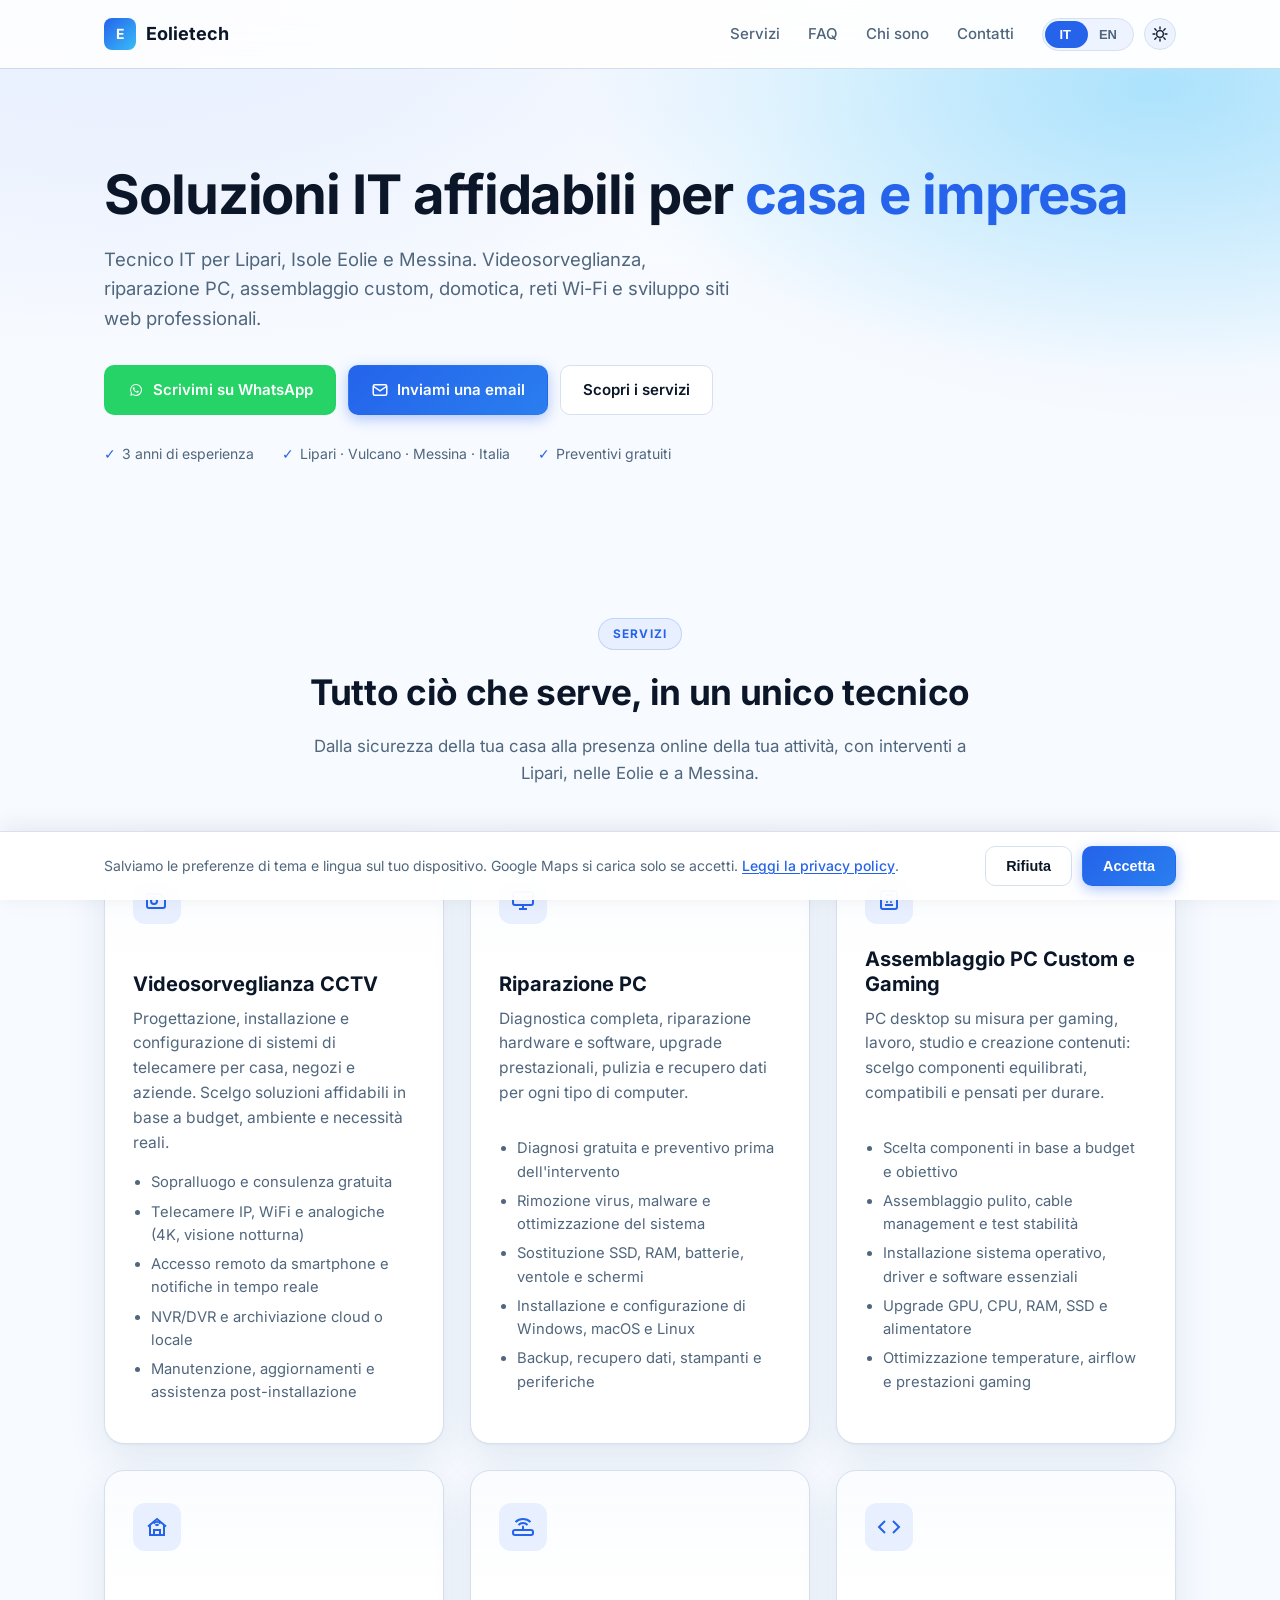
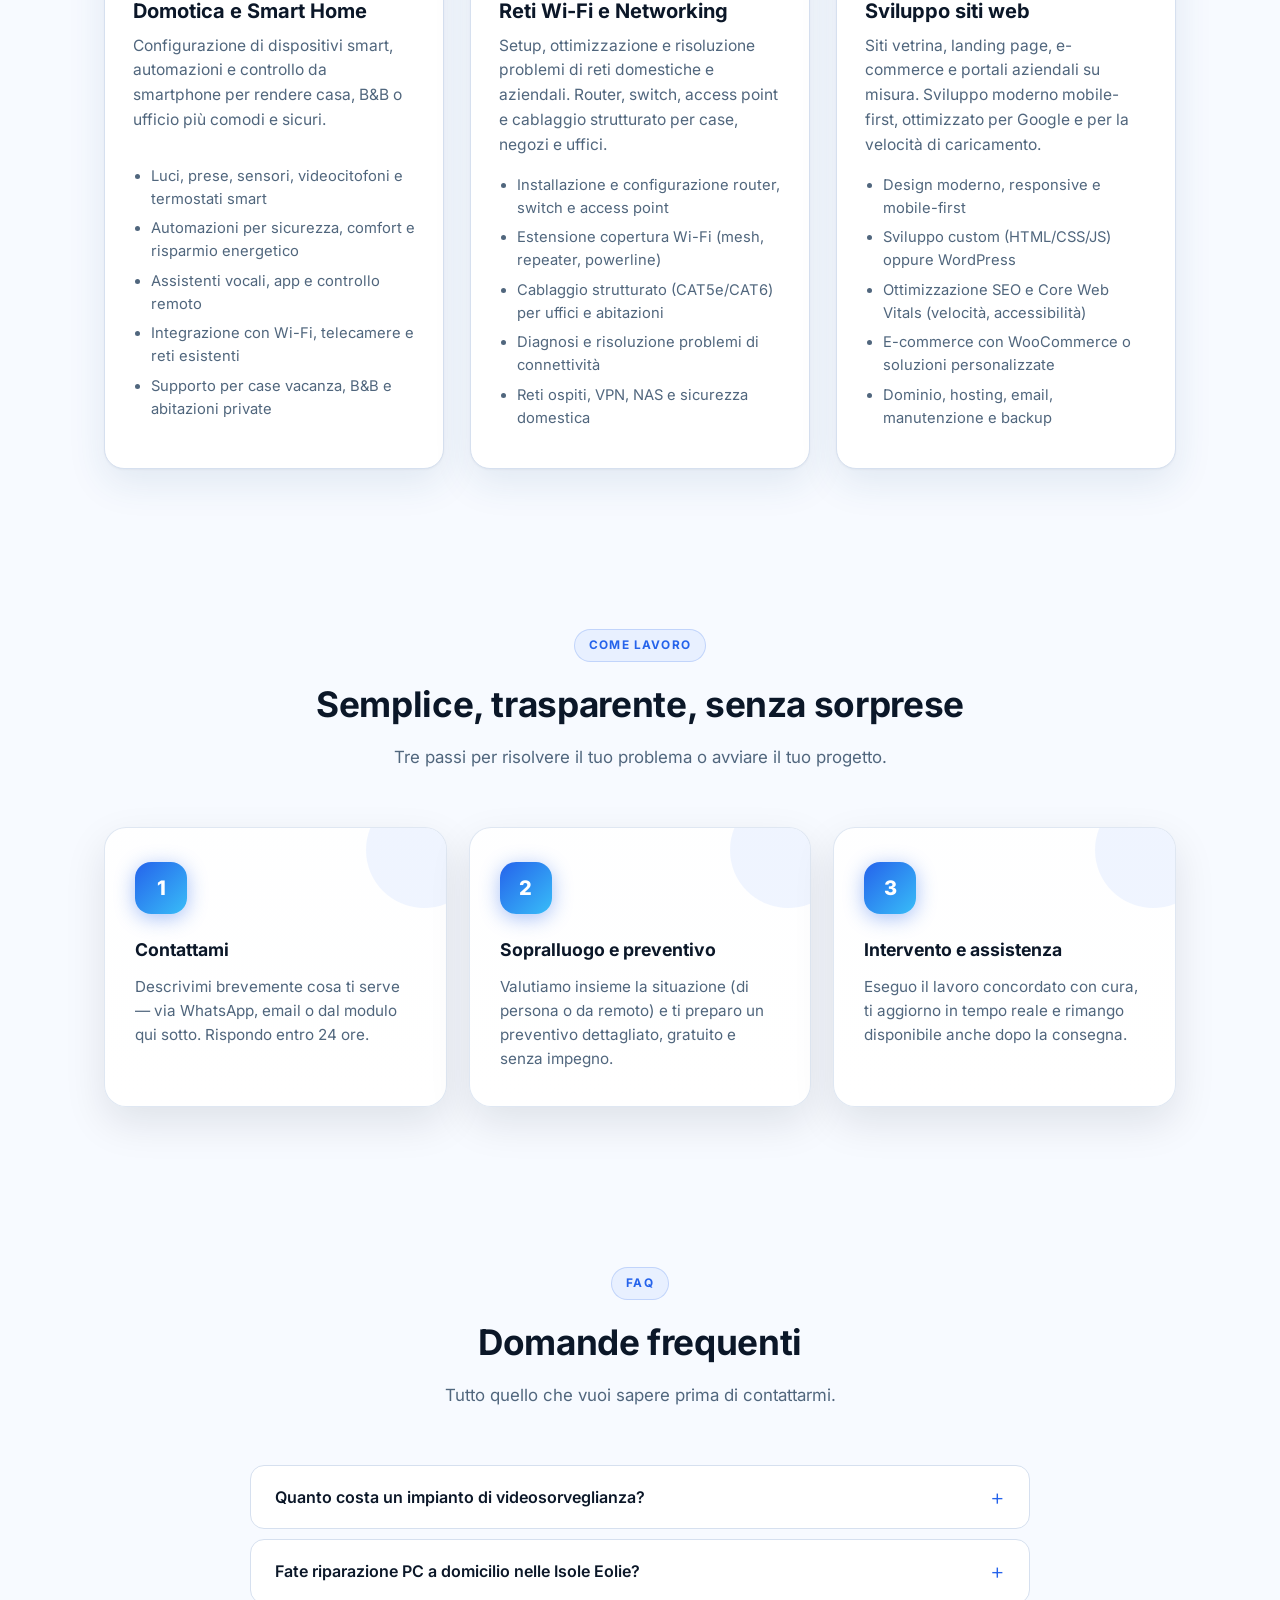
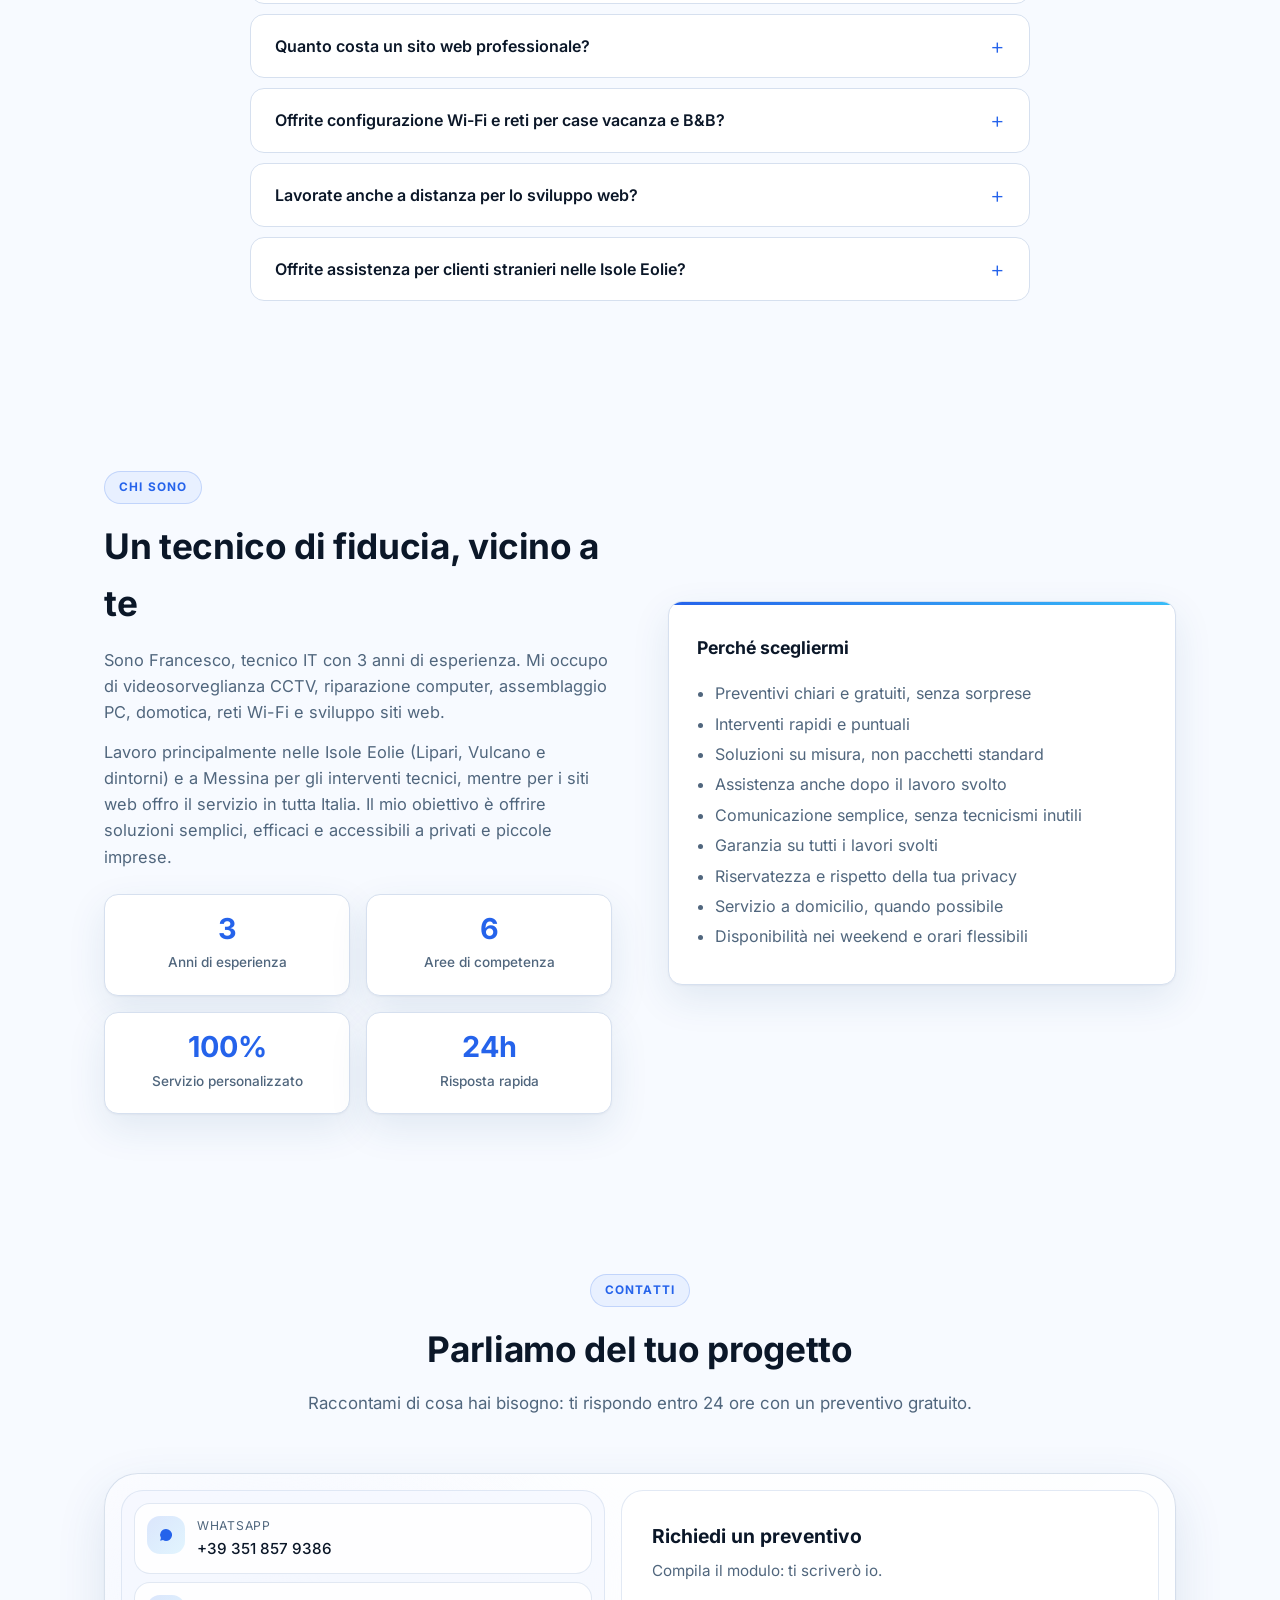
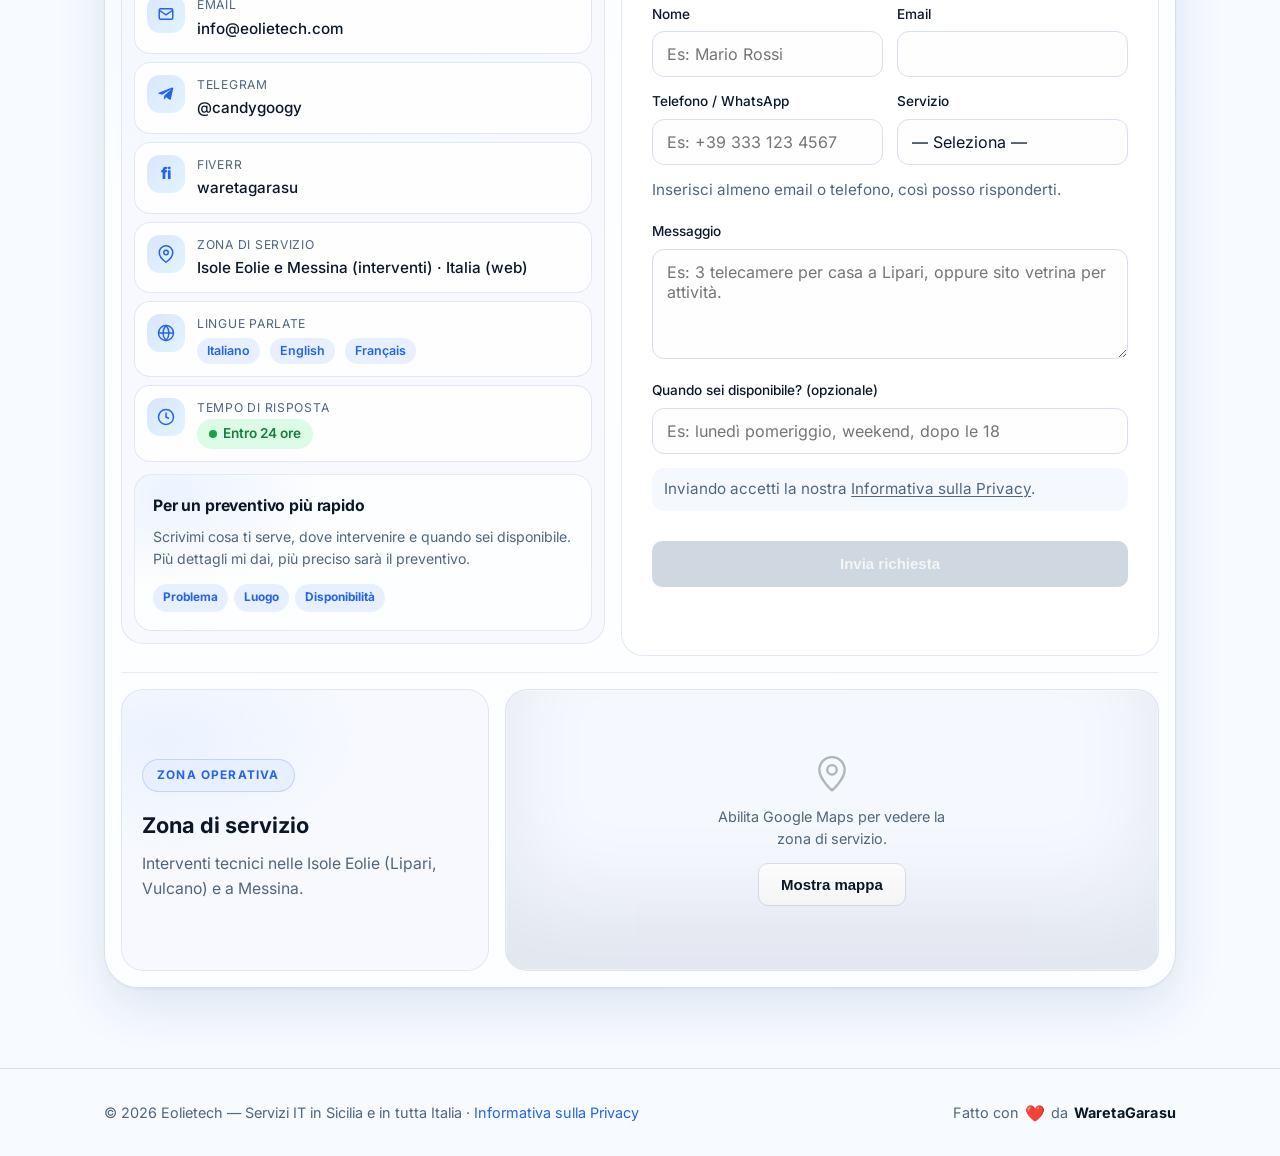
<file: index.html>
<!doctype html> <html lang="it"> <head> <meta charset="UTF-8"> <meta content="width=device-width,initial-scale=1,viewport-fit=cover" name="viewport"> <meta content="#ffffff" name="theme-color"> <meta content="light dark" name="color-scheme"> <meta content="telephone=no" name="format-detection"> <meta content="yes" name="apple-mobile-web-app-capable"> <meta content="yes" name="mobile-web-app-capable"> <meta content="default" name="apple-mobile-web-app-status-bar-style"> <meta content="Eolietech" name="apple-mobile-web-app-title"> <link href="https://eolietech.com/" rel="canonical"> <link href="https://eolietech.com/?lang=it" rel="alternate" hreflang="it"> <link href="https://eolietech.com/?lang=en" rel="alternate" hreflang="en"> <link href="https://eolietech.com/" rel="alternate" hreflang="x-default"> <meta content="website" property="og:type"> <meta content="https://eolietech.com/" property="og:url"> <meta content="eolietech.com" property="og:site_name"> <meta content="Eolietech — Servizi IT per le Isole Eolie e la Sicilia" property="og:title" data-i18n="meta.ogTitle"> <meta content="Videosorveglianza CCTV, riparazione PC, assemblaggio custom, domotica, reti Wi-Fi e sviluppo siti web nelle Isole Eolie, Messina e tutta Italia." property="og:description" data-i18n="meta.ogDescription"> <meta content="https://eolietech.com/source/img/og-image.svg" property="og:image"> <meta content="1200" property="og:image:width"> <meta content="630" property="og:image:height"> <meta content="it_IT" property="og:locale" data-i18n="meta.ogLocale"> <meta content="en_US" property="og:locale:alternate" data-i18n="meta.ogLocaleAlt"> <meta content="summary_large_image" name="twitter:card"> <meta content="Eolietech — Servizi IT" name="twitter:title" data-i18n="meta.twitterTitle"> <meta content="CCTV, riparazione PC, assemblaggio custom, domotica, reti Wi-Fi e sviluppo siti web nelle Isole Eolie, a Messina e in tutta Italia." name="twitter:description" data-i18n="meta.twitterDescription"> <meta content="https://eolietech.com/source/img/og-image.svg" name="twitter:image"> <title data-i18n="meta.title"> Eolietech — Servizi IT a Lipari, Messina e online </title> <meta content="Tecnico IT per Lipari, Isole Eolie e Messina: videosorveglianza CCTV, riparazione PC, assemblaggio custom, domotica, reti Wi-Fi e siti web." name="description" data-i18n="meta.description"> <link href="/source/fonts/inter-latin.woff2" rel="preload" type="font/woff2" as="font" crossorigin> <link href="/source/img/favicon.svg" rel="icon" type="image/svg+xml"> <link href="/source/site.webmanifest" rel="manifest"> <script>!function(){try{var e=localStorage.getItem("theme"),t=window.matchMedia("(prefers-color-scheme: dark)").matches,a="light"===e||"dark"===e?e:t?"dark":"light";document.documentElement.setAttribute("data-theme",a);var r=document.querySelector('meta[name="theme-color"]');r&&r.setAttribute("content","dark"===a?"#050a16":"#ffffff")}catch(e){}}()</script> <script type="application/ld+json"> {
                "@context": "https://schema.org",
                "@type": "ProfessionalService",
                "@id": "https://eolietech.com/#business",
                "name": "Eolietech",
                "description": "Tecnico IT per Lipari, Isole Eolie e Messina: videosorveglianza CCTV, riparazione PC, assemblaggio custom, domotica, reti Wi-Fi e sviluppo siti web.",
                "url": "https://eolietech.com/",
                "inLanguage": "it-IT",
                "mainEntityOfPage": {
                    "@type": "WebPage",
                    "@id": "https://eolietech.com/"
                },
                "logo": "https://eolietech.com/source/img/favicon.svg",
                "image": "https://eolietech.com/source/img/og-image.svg",
                "telephone": "+39 351 857 9386",
                "email": "info@eolietech.com",
                "hasMap": "https://maps.google.com/?q=38.4674,14.9530",
                "priceRange": "€€",
                "openingHoursSpecification": [
                    {
                        "@type": "OpeningHoursSpecification",
                        "dayOfWeek": [
                            "Monday",
                            "Tuesday",
                            "Wednesday",
                            "Thursday",
                            "Friday",
                            "Saturday",
                            "Sunday"
                        ],
                        "opens": "10:00",
                        "closes": "19:00"
                    }
                ],
                "address": {
                    "@type": "PostalAddress",
                    "addressLocality": "Lipari",
                    "addressRegion": "ME",
                    "addressCountry": "IT"
                },
                "founder": {
                    "@type": "Person",
                    "name": "Francesco"
                },
                "geo": {
                    "@type": "GeoCoordinates",
                    "latitude": 38.4674,
                    "longitude": 14.9530
                },
                "sameAs": [
                    "https://t.me/candygoogy",
                    "https://www.fiverr.com/waretagarasu/"
                ],
                "areaServed": [
                    { "@type": "Place", "name": "Lipari" },
                    { "@type": "Place", "name": "Vulcano" },
                    { "@type": "Place", "name": "Messina" },
                    { "@type": "Place", "name": "Sicily" },
                    { "@type": "Country", "name": "Italy" }
                ],
                "serviceType": [
                    "Videosorveglianza CCTV",
                    "Riparazione PC",
                    "Assemblaggio PC Custom e Gaming",
                    "Domotica e Smart Home",
                    "Reti Wi-Fi e Networking",
                    "Sviluppo siti web"
                ],
                "contactPoint": {
                    "@type": "ContactPoint",
                    "telephone": "+39 351 857 9386",
                    "email": "info@eolietech.com",
                    "contactType": "customer service",
                    "areaServed": "IT",
                    "availableLanguage": ["it", "en", "fr"]
                }
            } </script> <script type="application/ld+json"> {
                "@context": "https://schema.org",
                "@graph": [
                    {
                        "@type": "Service",
                        "@id": "https://eolietech.com/#service-cctv",
                        "name": "Videosorveglianza CCTV",
                        "description": "Progettazione, installazione e configurazione di sistemi di telecamere per casa, negozi e aziende nelle Isole Eolie e a Messina.",
                        "provider": { "@id": "https://eolietech.com/#business" },
                        "areaServed": [
                            { "@type": "Place", "name": "Lipari" },
                            { "@type": "Place", "name": "Vulcano" },
                            { "@type": "Place", "name": "Messina" }
                        ],
                        "serviceType": "CCTV Installation",
                        "offers": {
                            "@type": "Offer",
                            "priceCurrency": "EUR",
                            "description": "Sopralluogo gratuito e preventivo personalizzato in base a numero di telecamere, installazione e obiettivi."
                        }
                    },
                    {
                        "@type": "Service",
                        "@id": "https://eolietech.com/#service-pc",
                        "name": "Riparazione PC",
                        "description": "Diagnostica hardware e software, rimozione virus, upgrade SSD/RAM, recupero dati per PC fissi, portatili e Mac.",
                        "provider": { "@id": "https://eolietech.com/#business" },
                        "areaServed": [
                            { "@type": "Place", "name": "Lipari" },
                            { "@type": "Place", "name": "Vulcano" },
                            { "@type": "Place", "name": "Messina" }
                        ],
                        "serviceType": "Computer Repair",
                        "offers": {
                            "@type": "Offer",
                            "priceCurrency": "EUR",
                            "description": "Diagnosi gratuita e preventivo chiaro prima dell'intervento."
                        }
                    },
                    {
                        "@type": "Service",
                        "@id": "https://eolietech.com/#service-custom-pc",
                        "name": "Assemblaggio PC Custom e Gaming",
                        "description": "Configurazione, assemblaggio e ottimizzazione di PC desktop su misura per gaming, studio, lavoro e creazione contenuti.",
                        "provider": { "@id": "https://eolietech.com/#business" },
                        "areaServed": [
                            { "@type": "Place", "name": "Lipari" },
                            { "@type": "Place", "name": "Vulcano" },
                            { "@type": "Place", "name": "Messina" }
                        ],
                        "serviceType": "Custom Computer Assembly",
                        "offers": {
                            "@type": "Offer",
                            "priceCurrency": "EUR",
                            "description": "Consulenza componenti, assemblaggio e configurazione completa. Preventivo gratuito."
                        }
                    },
                    {
                        "@type": "Service",
                        "@id": "https://eolietech.com/#service-smart-home",
                        "name": "Domotica e Smart Home",
                        "description": "Configurazione di dispositivi smart, automazioni, assistenti vocali, sensori, luci, sicurezza domestica e controllo da smartphone.",
                        "provider": { "@id": "https://eolietech.com/#business" },
                        "areaServed": [
                            { "@type": "Place", "name": "Lipari" },
                            { "@type": "Place", "name": "Vulcano" },
                            { "@type": "Place", "name": "Messina" }
                        ],
                        "serviceType": "Smart Home Installation",
                        "offers": {
                            "@type": "Offer",
                            "priceCurrency": "EUR",
                            "description": "Configurazione e automazioni su misura. Preventivo gratuito."
                        }
                    },
                    {
                        "@type": "Service",
                        "@id": "https://eolietech.com/#service-net",
                        "name": "Reti Wi-Fi e Networking",
                        "description": "Installazione e configurazione di reti domestiche e aziendali, router, access point, cablaggio strutturato e risoluzione problemi di connettività.",
                        "provider": { "@id": "https://eolietech.com/#business" },
                        "areaServed": [
                            { "@type": "Place", "name": "Lipari" },
                            { "@type": "Place", "name": "Vulcano" },
                            { "@type": "Place", "name": "Messina" }
                        ],
                        "serviceType": "Network Installation",
                        "offers": {
                            "@type": "Offer",
                            "priceCurrency": "EUR",
                            "description": "Diagnosi gratuita e preventivo personalizzato in base a copertura, cablaggio e dispositivi necessari."
                        }
                    },
                    {
                        "@type": "Service",
                        "@id": "https://eolietech.com/#service-web",
                        "name": "Sviluppo Siti Web",
                        "description": "Siti vetrina, e-commerce e portali aziendali mobile-first. SEO, Core Web Vitals, WordPress e sviluppo custom.",
                        "provider": { "@id": "https://eolietech.com/#business" },
                        "areaServed": { "@type": "Country", "name": "Italy" },
                        "serviceType": "Web Development",
                        "offers": {
                            "@type": "Offer",
                            "priceCurrency": "EUR",
                            "description": "Preventivo gratuito e personalizzato in base a obiettivi, contenuti e funzionalità richieste."
                        }
                    }
                ]
            } </script> <script type="application/ld+json"> {
                "@context": "https://schema.org",
                "@type": "FAQPage",
                "mainEntity": [
                    {
                        "@type": "Question",
                        "name": "Quanto costa un impianto di videosorveglianza?",
                        "acceptedAnswer": {
                            "@type": "Answer",
                            "text": "Il costo dipende dal numero di telecamere, dal tipo di installazione e dalle funzioni richieste. Offro un sopralluogo gratuito e un preventivo personalizzato senza impegno prima di iniziare."
                        }
                    },
                    {
                        "@type": "Question",
                        "name": "Fate riparazione PC a domicilio nelle Isole Eolie?",
                        "acceptedAnswer": {
                            "@type": "Answer",
                            "text": "Sì, effettuo interventi a domicilio a Lipari, Vulcano e Messina. Per casi di urgenza sono disponibile anche nei weekend."
                        }
                    },
                    {
                        "@type": "Question",
                        "name": "Quanto costa un sito web professionale?",
                        "acceptedAnswer": {
                            "@type": "Answer",
                            "text": "Il prezzo dipende da obiettivi, numero di pagine, contenuti, lingue e funzionalità richieste. Ti preparo sempre un preventivo chiaro e gratuito prima di iniziare."
                        }
                    },
                    {
                        "@type": "Question",
                        "name": "Offrite configurazione Wi-Fi e reti per case vacanza e B&B?",
                        "acceptedAnswer": {
                            "@type": "Answer",
                            "text": "Assolutamente sì. È una delle richieste più frequenti nelle Isole Eolie, dove molte strutture ricettive hanno bisogno di copertura Wi-Fi affidabile. Gestisco installazione, configurazione rete ospiti, sicurezza e assistenza da remoto."
                        }
                    },
                    {
                        "@type": "Question",
                        "name": "Lavorate anche a distanza per lo sviluppo web?",
                        "acceptedAnswer": {
                            "@type": "Answer",
                            "text": "Sì, tutti i progetti web vengono gestiti completamente da remoto. Clienti da tutta Italia possono commissionare un sito senza doversi spostare."
                        }
                    },
                    {
                        "@type": "Question",
                        "name": "Offrite assistenza per clienti stranieri nelle Isole Eolie?",
                        "acceptedAnswer": {
                            "@type": "Answer",
                            "text": "Assolutamente sì. Parlo italiano, inglese e francese e lavoro con clienti di ogni nazionalità. Le Isole Eolie attraggono turisti e residenti stranieri e offro assistenza tecnica completa in tutte e tre le lingue."
                        }
                    }
                ]
            } </script> <link href="/source/style.min.css" rel="stylesheet"> </head> <body> <noscript> <div class="noscript-banner"> <strong>JavaScript disabilitato.</strong> Alcune funzioni (cambio lingua, menu mobile, modulo di contatto) non sono disponibili. Contattami direttamente su WhatsApp <a href="https://wa.me/393518579386">+39 351 857 9386</a> o via email <a href="mailto:info@eolietech.com">info@eolietech.com</a>. <span class="sep">·</span> <strong>JavaScript is disabled.</strong> Some features (language switcher, mobile menu, contact form) won't work. Reach me on WhatsApp at <a href="https://wa.me/393518579386">+39 351 857 9386</a> or email <a href="mailto:info@eolietech.com">info@eolietech.com</a>. </div> </noscript> <header> <div class="container nav"> <a href="/" class="brand"> <span class="brand-mark">E</span> <span data-i18n="brand.name">Eolietech</span> </a> <nav class="nav-links" id="navLinks"> <div class="nav-drawer-panel"> <p data-i18n="nav.drawerEyebrow" class="nav-drawer-eyebrow">Navigazione</p> <p data-i18n="nav.drawerTitle" class="nav-drawer-title">Scegli una sezione</p> <div class="nav-drawer-list"> <a href="#services" class="nav-drawer-link"> <span class="nav-drawer-link-icon" aria-hidden="true"> <svg viewBox="0 0 24 24" fill="none" stroke="currentColor" stroke-width="2" stroke-linecap="round" stroke-linejoin="round"> <path d="M12 2 2 7l10 5 10-5-10-5Z"></path> <path d="M2 17 12 22l10-5"></path> <path d="M2 12 12 17l10-5"></path> </svg> </span> <span class="nav-drawer-link-label" data-i18n="nav.services">Servizi</span> </a> <a href="#faq" class="nav-drawer-link"> <span class="nav-drawer-link-icon" aria-hidden="true"> <svg viewBox="0 0 24 24" fill="none" stroke="currentColor" stroke-width="2" stroke-linecap="round" stroke-linejoin="round"> <circle cx="12" cy="12" r="10"></circle> <path d="M9.09 9a3 3 0 0 1 5.82 1c0 2-3 3-3 3"></path> <path d="M12 17h.01"></path> </svg> </span> <span class="nav-drawer-link-label" data-i18n="nav.faq">FAQ</span> </a> <a href="#about" class="nav-drawer-link"> <span class="nav-drawer-link-icon" aria-hidden="true"> <svg viewBox="0 0 24 24" fill="none" stroke="currentColor" stroke-width="2" stroke-linecap="round" stroke-linejoin="round"> <path d="M20 21v-2a4 4 0 0 0-4-4H8a4 4 0 0 0-4 4v2"></path> <circle cx="12" cy="7" r="4"></circle> </svg> </span> <span class="nav-drawer-link-label" data-i18n="nav.about">Chi sono</span> </a> <a href="#contact" class="nav-drawer-link"> <span class="nav-drawer-link-icon" aria-hidden="true"> <svg viewBox="0 0 24 24" fill="none" stroke="currentColor" stroke-width="2" stroke-linecap="round" stroke-linejoin="round"> <rect height="14" rx="2" width="18" x="3" y="5"></rect> <path d="m3 7 9 6 9-6"></path> </svg> </span> <span class="nav-drawer-link-label" data-i18n="nav.contact">Contatti</span> </a> </div> </div> <div class="nav-controls"> <div class="lang-toggle" aria-label="Language" role="group"> <button class="active" data-lang="it" aria-label="Italiano">IT</button> <button aria-label="English" data-lang="en">EN</button> </div> <button class="theme-toggle" id="themeToggle" type="button" aria-label="Attiva tema scuro" data-i18n-aria="nav.themeToggle" aria-pressed="false"> <svg viewBox="0 0 24 24" aria-hidden="true" focusable="false" class="theme-icon sun"> <circle cx="12" cy="12" r="5"></circle> <line x1="12" x2="12" y1="1.5" y2="4.5"></line> <line x1="12" x2="12" y1="19.5" y2="22.5"></line> <line x1="1.5" x2="4.5" y1="12" y2="12"></line> <line x1="19.5" x2="22.5" y1="12" y2="12"></line> <line x1="4.22" x2="6.34" y1="4.22" y2="6.34"></line> <line x1="17.66" x2="19.78" y1="17.66" y2="19.78"></line> <line x1="4.22" x2="6.34" y1="19.78" y2="17.66"></line> <line x1="17.66" x2="19.78" y1="6.34" y2="4.22"></line> </svg> <svg viewBox="0 0 24 24" aria-hidden="true" focusable="false" class="theme-icon moon"> <path d="M21 12.79A9 9 0 1 1 11.21 3a7 7 0 1 0 9.79 9.79z"></path> </svg> </button> </div> </nav> <button class="menu-toggle" aria-controls="navLinks" aria-expanded="false" aria-label="Menu" id="menuToggle"> <span class="menu-icon" aria-hidden="true"> <span class="bar bar-1"></span> <span class="bar bar-2"></span> <span class="bar bar-3"></span> </span> </button> </div> </header> <section class="hero"> <div class="container"> <h1> <span data-i18n="hero.title1">Soluzioni IT affidabili per</span> <span class="accent" data-i18n="hero.title2">casa e impresa</span> </h1> <p data-i18n="hero.lead" class="lead"> Tecnico IT per Lipari, Isole Eolie e Messina. Videosorveglianza, riparazione PC, assemblaggio custom, domotica, reti Wi-Fi e sviluppo siti web professionali. </p> <div class="hero-actions"> <a href="https://wa.me/393518579386" class="btn btn-whatsapp" data-role="whatsapp-link" rel="noopener" target="_blank"> <svg viewBox="0 0 24 24" fill="currentColor" aria-hidden="true" focusable="false" height="18" width="18"> <path d="M17.6 6.3A7.85 7.85 0 0 0 12 4a7.94 7.94 0 0 0-6.8 12l-1 3.7 3.8-1A7.94 7.94 0 0 0 12 19.9a7.94 7.94 0 0 0 5.6-13.6Zm-5.6 12.2a6.6 6.6 0 0 1-3.4-.9l-.2-.1-2.2.6.6-2.2-.2-.2A6.62 6.62 0 1 1 12 18.5Zm3.6-4.9c-.2-.1-1.2-.6-1.4-.6-.2-.1-.3-.1-.5.1l-.7.8c-.1.2-.3.2-.5.1a5.4 5.4 0 0 1-2.7-2.4c-.2-.4.2-.4.6-1.2.1-.1 0-.3 0-.4l-.6-1.4c-.1-.4-.3-.3-.4-.3h-.4a.7.7 0 0 0-.5.2 2.2 2.2 0 0 0-.7 1.6 3.8 3.8 0 0 0 .8 2 8.5 8.5 0 0 0 3.3 2.9c.5.2.8.3 1.1.4a2.6 2.6 0 0 0 1.2.1 2 2 0 0 0 1.3-.9 1.6 1.6 0 0 0 .1-.9c0-.1-.2-.2-.4-.2Z"/> </svg> <span data-i18n="hero.cta1">Scrivimi su WhatsApp</span> </a> <a href="mailto:info@eolietech.com" class="btn btn-primary"> <svg viewBox="0 0 24 24" fill="none" stroke="currentColor" stroke-width="2" aria-hidden="true" focusable="false" height="18" width="18"> <rect height="14" rx="2" width="18" x="3" y="5"/> <polyline points="3 7 12 13 21 7"/> </svg> <span data-i18n="hero.cta3">Inviami una email</span> </a> <a href="#services" class="btn btn-secondary" data-i18n="hero.cta2">Scopri i servizi</a> </div> <div class="hero-meta"> <span>✓ <span data-i18n="hero.meta1">3 anni di esperienza</span></span> <span>✓ <span data-i18n="hero.meta2">Lipari · Vulcano · Messina · Italia</span></span> <span>✓ <span data-i18n="hero.meta3">Preventivi gratuiti</span></span> </div> </div> </section> <section id="services"> <div class="container"> <div class="section-head"> <span class="eyebrow" data-i18n="services.eyebrow">Servizi</span> <h2 data-i18n="services.title">Tutto ciò che serve, in un unico tecnico</h2> <p data-i18n="services.subtitle">Dalla sicurezza della tua casa alla presenza online della tua attività, con interventi a Lipari, nelle Eolie e a Messina.</p> </div> <div class="services-grid"> <div class="service-card"> <div class="service-icon"> <svg viewBox="0 0 24 24" fill="none" stroke="currentColor" stroke-width="2" aria-hidden="true" focusable="false"> <path d="M2 6h13l5 5v7a2 2 0 0 1-2 2H4a2 2 0 0 1-2-2V6z"/> <circle cx="9" cy="13" r="3"/> </svg> </div> <h3 data-i18n="services.cctv.title">Videosorveglianza CCTV</h3> <p data-i18n="services.cctv.desc"> Progettazione, installazione e configurazione di sistemi di telecamere per casa, negozi e aziende. Scelgo soluzioni affidabili in base a budget, ambiente e necessità reali. </p> <ul> <li data-i18n="services.cctv.li1">Sopralluogo e consulenza gratuita</li> <li data-i18n="services.cctv.li2">Telecamere IP, WiFi e analogiche (4K, visione notturna)</li> <li data-i18n="services.cctv.li3">Accesso remoto da smartphone e notifiche in tempo reale</li> <li data-i18n="services.cctv.li4">NVR/DVR e archiviazione cloud o locale</li> <li data-i18n="services.cctv.li5">Manutenzione, aggiornamenti e assistenza post-installazione</li> </ul> </div> <div class="service-card"> <div class="service-icon"> <svg viewBox="0 0 24 24" fill="none" stroke="currentColor" stroke-width="2" aria-hidden="true" focusable="false"> <rect height="13" rx="2" width="20" x="2" y="4"/> <path d="M8 21h8M12 17v4"/> </svg> </div> <h3 data-i18n="services.pc.title">Riparazione PC</h3> <p data-i18n="services.pc.desc"> Diagnostica completa, riparazione hardware e software, upgrade prestazionali, pulizia e recupero dati per ogni tipo di computer. </p> <ul> <li data-i18n="services.pc.li1">Diagnosi gratuita e preventivo prima dell'intervento</li> <li data-i18n="services.pc.li2">Rimozione virus, malware e ottimizzazione del sistema</li> <li data-i18n="services.pc.li3">Sostituzione SSD, RAM, batterie, ventole e schermi</li> <li data-i18n="services.pc.li4">Installazione e configurazione di Windows, macOS e Linux</li> <li data-i18n="services.pc.li5">Backup, recupero dati, stampanti e periferiche</li> </ul> </div> <div class="service-card"> <div class="service-icon"> <svg viewBox="0 0 24 24" fill="none" stroke="currentColor" stroke-width="2" aria-hidden="true" focusable="false"> <rect height="18" rx="2" width="16" x="4" y="3"/> <path d="M8 7h8M8 17h8M8 11h2M14 11h2"/> <circle cx="10" cy="14" r="1" fill="currentColor" stroke="none"/> <circle cx="14" cy="14" r="1" fill="currentColor" stroke="none"/> </svg> </div> <h3 data-i18n="services.customPc.title">Assemblaggio PC Custom e Gaming</h3> <p data-i18n="services.customPc.desc"> PC desktop su misura per gaming, lavoro, studio e creazione contenuti: scelgo componenti equilibrati, compatibili e pensati per durare. </p> <ul> <li data-i18n="services.customPc.li1">Scelta componenti in base a budget e obiettivo</li> <li data-i18n="services.customPc.li2">Assemblaggio pulito, cable management e test stabilità</li> <li data-i18n="services.customPc.li3">Installazione sistema operativo, driver e software essenziali</li> <li data-i18n="services.customPc.li4">Upgrade GPU, CPU, RAM, SSD e alimentatore</li> <li data-i18n="services.customPc.li5">Ottimizzazione temperature, airflow e prestazioni gaming</li> </ul> </div> <div class="service-card"> <div class="service-icon"> <svg viewBox="0 0 24 24" fill="none" stroke="currentColor" stroke-width="2" aria-hidden="true" focusable="false"> <path d="M3 11.5 12 4l9 7.5"/> <path d="M5 10v10h14V10"/> <path d="M9 20v-5h6v5"/> <path d="M8.5 8.5a5 5 0 0 1 7 0"/> <path d="M10.5 10.5a2 2 0 0 1 3 0"/> </svg> </div> <h3 data-i18n="services.smartHome.title">Domotica e Smart Home</h3> <p data-i18n="services.smartHome.desc"> Configurazione di dispositivi smart, automazioni e controllo da smartphone per rendere casa, B&B o ufficio più comodi e sicuri. </p> <ul> <li data-i18n="services.smartHome.li1">Luci, prese, sensori, videocitofoni e termostati smart</li> <li data-i18n="services.smartHome.li2">Automazioni per sicurezza, comfort e risparmio energetico</li> <li data-i18n="services.smartHome.li3">Assistenti vocali, app e controllo remoto</li> <li data-i18n="services.smartHome.li4">Integrazione con Wi-Fi, telecamere e reti esistenti</li> <li data-i18n="services.smartHome.li5">Supporto per case vacanza, B&B e abitazioni private</li> </ul> </div> <div class="service-card"> <div class="service-icon"> <svg viewBox="0 0 24 24" fill="none" stroke="currentColor" stroke-width="2" aria-hidden="true" focusable="false"> <rect height="5" rx="2" width="20" x="2" y="15"/> <line x1="12" x2="12" y1="15" y2="12"/> <path d="M7.5 10a6 6 0 0 1 9 0"/> <path d="M4.5 7a11 11 0 0 1 15 0"/> <circle cx="12" cy="11.5" r="1" fill="currentColor" stroke="none"/> </svg> </div> <h3 data-i18n="services.net.title">Reti Wi-Fi e Networking</h3> <p data-i18n="services.net.desc"> Setup, ottimizzazione e risoluzione problemi di reti domestiche e aziendali. Router, switch, access point e cablaggio strutturato per case, negozi e uffici. </p> <ul> <li data-i18n="services.net.li1">Installazione e configurazione router, switch e access point</li> <li data-i18n="services.net.li2">Estensione copertura Wi-Fi (mesh, repeater, powerline)</li> <li data-i18n="services.net.li3">Cablaggio strutturato (CAT5e/CAT6) per uffici e abitazioni</li> <li data-i18n="services.net.li4">Diagnosi e risoluzione problemi di connettività</li> <li data-i18n="services.net.li5">Reti ospiti, VPN, NAS e sicurezza domestica</li> </ul> </div> <div class="service-card"> <div class="service-icon"> <svg viewBox="0 0 24 24" fill="none" stroke="currentColor" stroke-width="2" aria-hidden="true" focusable="false"> <polyline points="16 18 22 12 16 6"/> <polyline points="8 6 2 12 8 18"/> </svg> </div> <h3 data-i18n="services.web.title">Sviluppo siti web</h3> <p data-i18n="services.web.desc"> Siti vetrina, landing page, e-commerce e portali aziendali su misura. Sviluppo moderno mobile-first, ottimizzato per Google e per la velocità di caricamento. </p> <ul> <li data-i18n="services.web.li1">Design moderno, responsive e mobile-first</li> <li data-i18n="services.web.li2">Sviluppo custom (HTML/CSS/JS) oppure WordPress</li> <li data-i18n="services.web.li3">Ottimizzazione SEO e Core Web Vitals (velocità, accessibilità)</li> <li data-i18n="services.web.li4">E-commerce con WooCommerce o soluzioni personalizzate</li> <li data-i18n="services.web.li5">Dominio, hosting, email, manutenzione e backup</li> </ul> </div> </div> </div> </section> <section id="process" class="process"> <div class="container"> <div class="section-head"> <span class="eyebrow" data-i18n="process.eyebrow">Come lavoro</span> <h2 data-i18n="process.title">Semplice, trasparente, senza sorprese</h2> <p data-i18n="process.subtitle">Tre passi per risolvere il tuo problema o avviare il tuo progetto.</p> </div> <div class="process-steps"> <div class="process-step"> <div class="step-number">1</div> <h3 data-i18n="process.step1.title">Contattami</h3> <p data-i18n="process.step1.desc">Descrivimi brevemente cosa ti serve — via WhatsApp, email o dal modulo qui sotto. Rispondo entro 24 ore.</p> </div> <div class="process-step"> <div class="step-number">2</div> <h3 data-i18n="process.step2.title">Sopralluogo e preventivo</h3> <p data-i18n="process.step2.desc">Valutiamo insieme la situazione (di persona o da remoto) e ti preparo un preventivo dettagliato, gratuito e senza impegno.</p> </div> <div class="process-step"> <div class="step-number">3</div> <h3 data-i18n="process.step3.title">Intervento e assistenza</h3> <p data-i18n="process.step3.desc">Eseguo il lavoro concordato con cura, ti aggiorno in tempo reale e rimango disponibile anche dopo la consegna.</p> </div> </div> </div> </section> <section id="faq" class="faq"> <div class="container"> <div class="section-head"> <span class="eyebrow" data-i18n="faq.eyebrow">FAQ</span> <h2 data-i18n="faq.title">Domande frequenti</h2> <p data-i18n="faq.subtitle">Tutto quello che vuoi sapere prima di contattarmi.</p> </div> <div class="faq-list"> <div class="faq-item"> <button class="faq-summary" aria-controls="faq-body-1" aria-expanded="false"> <span data-i18n="faq.q1">Quanto costa un impianto di videosorveglianza?</span> <span class="faq-icon" aria-hidden="true">+</span> </button> <div class="faq-body" id="faq-body-1" aria-hidden="true"> <div class="faq-body-inner"> <p data-i18n="faq.a1">Il costo dipende dal numero di telecamere, dal tipo di installazione e dalle funzioni richieste. Offro un sopralluogo gratuito e un preventivo personalizzato senza impegno prima di iniziare.</p> </div> </div> </div> <div class="faq-item"> <button class="faq-summary" aria-controls="faq-body-2" aria-expanded="false"> <span data-i18n="faq.q2">Fate riparazione PC a domicilio nelle Isole Eolie?</span> <span class="faq-icon" aria-hidden="true">+</span> </button> <div class="faq-body" id="faq-body-2" aria-hidden="true"> <div class="faq-body-inner"> <p data-i18n="faq.a2">Sì, effettuo interventi a domicilio a Lipari, Vulcano e Messina. Per casi di urgenza sono disponibile anche nei weekend.</p> </div> </div> </div> <div class="faq-item"> <button class="faq-summary" aria-controls="faq-body-3" aria-expanded="false"> <span data-i18n="faq.q3">Quanto costa un sito web professionale?</span> <span class="faq-icon" aria-hidden="true">+</span> </button> <div class="faq-body" id="faq-body-3" aria-hidden="true"> <div class="faq-body-inner"> <p data-i18n="faq.a3">Il prezzo dipende da obiettivi, numero di pagine, contenuti, lingue e funzionalità richieste. Ti preparo sempre un preventivo chiaro e gratuito prima di iniziare.</p> </div> </div> </div> <div class="faq-item"> <button class="faq-summary" aria-controls="faq-body-4" aria-expanded="false"> <span data-i18n="faq.q4">Offrite configurazione Wi-Fi e reti per case vacanza e B&B?</span> <span class="faq-icon" aria-hidden="true">+</span> </button> <div class="faq-body" id="faq-body-4" aria-hidden="true"> <div class="faq-body-inner"> <p data-i18n="faq.a4">Assolutamente sì. È una delle richieste più frequenti nelle Isole Eolie, dove molte strutture ricettive hanno bisogno di copertura Wi-Fi affidabile. Gestisco installazione, configurazione rete ospiti, sicurezza e assistenza da remoto.</p> </div> </div> </div> <div class="faq-item"> <button class="faq-summary" aria-controls="faq-body-5" aria-expanded="false"> <span data-i18n="faq.q5">Lavorate anche a distanza per lo sviluppo web?</span> <span class="faq-icon" aria-hidden="true">+</span> </button> <div class="faq-body" id="faq-body-5" aria-hidden="true"> <div class="faq-body-inner"> <p data-i18n="faq.a5">Sì, tutti i progetti web vengono gestiti completamente da remoto. Clienti da tutta Italia possono commissionare un sito senza doversi spostare.</p> </div> </div> </div> <div class="faq-item"> <button class="faq-summary" aria-controls="faq-body-6" aria-expanded="false"> <span data-i18n="faq.q6">Offrite assistenza per clienti stranieri nelle Isole Eolie?</span> <span class="faq-icon" aria-hidden="true">+</span> </button> <div class="faq-body" id="faq-body-6" aria-hidden="true"> <div class="faq-body-inner"> <p data-i18n="faq.a6">Assolutamente sì. Parlo italiano, inglese e francese e lavoro con clienti di ogni nazionalità. Le Isole Eolie attraggono turisti e residenti stranieri e offro assistenza tecnica completa in tutte e tre le lingue.</p> </div> </div> </div> </div> </div> </section> <section id="about" class="about"> <div class="container"> <div class="about-grid"> <div class="about-text"> <span class="eyebrow" data-i18n="about.eyebrow">Chi sono</span> <h2 data-i18n="about.title">Un tecnico di fiducia, vicino a te</h2> <p data-i18n="about.p1"> Sono Francesco, tecnico IT con 3 anni di esperienza. Mi occupo di videosorveglianza CCTV, riparazione computer, assemblaggio PC, domotica, reti Wi-Fi e sviluppo siti web. </p> <p data-i18n="about.p2"> Lavoro principalmente nelle Isole Eolie (Lipari, Vulcano e dintorni) e a Messina per gli interventi tecnici, mentre per i siti web offro il servizio in tutta Italia. Il mio obiettivo è offrire soluzioni semplici, efficaci e accessibili a privati e piccole imprese. </p> <div class="stats"> <div class="stat-card"> <span class="num">3</span> <span class="label" data-i18n="about.stat1">Anni di esperienza</span> </div> <div class="stat-card"> <span class="num">6</span> <span class="label" data-i18n="about.stat2">Aree di competenza</span> </div> <div class="stat-card"> <span class="num">100%</span> <span class="label" data-i18n="about.stat3">Servizio personalizzato</span> </div> <div class="stat-card"> <span class="num">24h</span> <span class="label" data-i18n="about.stat4">Risposta rapida</span> </div> </div> </div> <div> <div class="about-why-card"> <h3 data-i18n="about.why.title">Perché scegliermi</h3> <ul> <li data-i18n="about.why.li1">Preventivi chiari e gratuiti, senza sorprese</li> <li data-i18n="about.why.li2">Interventi rapidi e puntuali</li> <li data-i18n="about.why.li3">Soluzioni su misura, non pacchetti standard</li> <li data-i18n="about.why.li4">Assistenza anche dopo il lavoro svolto</li> <li data-i18n="about.why.li5">Comunicazione semplice, senza tecnicismi inutili</li> <li data-i18n="about.why.li6">Garanzia su tutti i lavori svolti</li> <li data-i18n="about.why.li7">Riservatezza e rispetto della tua privacy</li> <li data-i18n="about.why.li8">Servizio a domicilio, quando possibile</li> <li data-i18n="about.why.li9">Disponibilità nei weekend e orari flessibili</li> </ul> </div> </div> </div> </div> </section> <section id="contact"> <div class="container"> <div class="section-head"> <span class="eyebrow" data-i18n="contact.eyebrow">Contatti</span> <h2 data-i18n="contact.title">Parliamo del tuo progetto</h2> <p data-i18n="contact.subtitle"> Raccontami di cosa hai bisogno: ti rispondo entro 24 ore con un preventivo gratuito. </p> </div> <div class="contact-hub"> <div class="contact-wrapper"> <div class="contact-info"> <ul> <li> <div class="icon"> <svg viewBox="0 0 24 24" fill="currentColor" aria-hidden="true" focusable="false"> <path d="M17.6 6.3A7.85 7.85 0 0 0 12 4a7.94 7.94 0 0 0-6.8 12l-1 3.7 3.8-1A7.94 7.94 0 0 0 12 19.9a7.94 7.94 0 0 0 5.6-13.6Z"/> </svg> </div> <div> <div class="label">WhatsApp</div> <div class="value"> <a href="https://wa.me/393518579386" rel="noopener" target="_blank" data-role="whatsapp-link">+39 351 857 9386</a> </div> </div> </li> <li> <div class="icon"> <svg viewBox="0 0 24 24" fill="none" stroke="currentColor" stroke-width="2" aria-hidden="true" focusable="false"> <rect height="14" rx="2" width="18" x="3" y="5"/> <polyline points="3 7 12 13 21 7"/> </svg> </div> <div> <div class="label">Email</div> <div class="value"> <a href="mailto:info@eolietech.com">info@eolietech.com</a> </div> </div> </li> <li> <div class="icon"> <svg viewBox="0 0 24 24" fill="currentColor" aria-hidden="true" focusable="false"> <path d="M21.7 4.3 18.4 19c-.2.9-.9 1.1-1.6.7l-4.5-3.3-2.2 2.1c-.2.2-.4.4-.9.4l.3-4.7 8.6-7.8c.4-.3-.1-.5-.6-.2L6.9 13 2.4 11.6c-1-.3-1-1 0-1.4L20 3.4c.8-.3 1.5.2 1.7.9Z"/> </svg> </div> <div> <div class="label">Telegram</div> <div class="value"> <a href="https://t.me/candygoogy" rel="noopener" target="_blank">@candygoogy</a> </div> </div> </li> <li> <div class="icon fiverr-icon" aria-hidden="true">fi</div> <div> <div class="label">Fiverr</div> <div class="value"> <a href="https://www.fiverr.com/waretagarasu/" rel="noopener" target="_blank">waretagarasu</a> </div> </div> </li> <li> <div class="icon"> <svg viewBox="0 0 24 24" fill="none" stroke="currentColor" stroke-width="2" aria-hidden="true" focusable="false"> <path d="M21 10c0 7-9 13-9 13s-9-6-9-13a9 9 0 0 1 18 0z"/> <circle cx="12" cy="10" r="3"/> </svg> </div> <div> <div class="label" data-i18n="contact.area.label">Zona di servizio</div> <div class="value" data-i18n="contact.area.value">Isole Eolie e Messina (interventi) · Italia (web)</div> </div> </li> <li> <div class="icon"> <svg viewBox="0 0 24 24" fill="none" stroke="currentColor" stroke-width="2" aria-hidden="true" focusable="false"> <circle cx="12" cy="12" r="10"/> <line x1="2" x2="22" y1="12" y2="12"/> <path d="M12 2a15.3 15.3 0 0 1 4 10 15.3 15.3 0 0 1-4 10 15.3 15.3 0 0 1-4-10 15.3 15.3 0 0 1 4-10z"/> </svg> </div> <div> <div class="label" data-i18n="contact.languages.label">Lingue parlate</div> <div class="value"> <span class="lang-pill">Italiano</span> <span class="lang-pill">English</span> <span class="lang-pill">Français</span> </div> </div> </li> <li> <div class="icon"> <svg viewBox="0 0 24 24" fill="none" stroke="currentColor" stroke-width="2" aria-hidden="true" focusable="false"> <circle cx="12" cy="12" r="10"/> <polyline points="12 6 12 12 16 14"/> </svg> </div> <div> <div class="label" data-i18n="contact.response.label">Tempo di risposta</div> <div class="value"> <span class="response-badge" data-i18n="contact.response.value">Entro 24 ore</span> </div> </div> </li> </ul> <div class="contact-note"> <h4 data-i18n="contact.note.title">Per un preventivo più rapido</h4> <p data-i18n="contact.note.text">Scrivimi cosa ti serve, dove intervenire e quando sei disponibile. Più dettagli mi dai, più preciso sarà il preventivo.</p> <div class="contact-note-tags" aria-label="Informazioni utili" data-i18n-attr="aria-label:contact.note.aria"> <span data-i18n="contact.note.tag1">Problema</span> <span data-i18n="contact.note.tag2">Luogo</span> <span data-i18n="contact.note.tag3">Disponibilità</span> </div> </div> </div> <form class="contact-form" id="contactForm" novalidate> <h3 data-i18n="contact.form.title">Richiedi un preventivo</h3> <p data-i18n="contact.form.subtitle">Compila il modulo: ti scriverò io.</p> <div class="form-grid"> <div class="form-row"> <label data-i18n="contact.form.name" for="name">Nome</label> <input autocomplete="name" enterkeyhint="next" id="name" name="name" data-i18n-attr="placeholder:contact.form.namePlaceholder" autocapitalize="words" required> </div> <div class="form-row"> <label data-i18n="contact.form.email" for="email">Email</label> <input autocomplete="email" enterkeyhint="next" id="email" name="email" aria-describedby="contactMethodHint contactFormFeedback" inputmode="email" type="email"> </div> </div> <div class="form-grid"> <div class="form-row"> <label data-i18n="contact.form.phone" for="phone">Telefono / WhatsApp</label> <input autocomplete="tel" enterkeyhint="next" id="phone" name="phone" data-i18n-attr="placeholder:contact.form.phonePlaceholder" aria-describedby="contactMethodHint contactFormFeedback" inputmode="tel" type="tel"> </div> <div class="form-row"> <label data-i18n="contact.form.service" for="service">Servizio</label> <select id="service" name="service" required> <option data-i18n="contact.form.choose" value="">— Seleziona —</option> <option data-i18n="services.cctv.title" value="cctv">Videosorveglianza CCTV</option> <option data-i18n="services.pc.title" value="pc">Riparazione PC</option> <option data-i18n="services.customPc.title" value="custom-pc">Assemblaggio PC Custom e Gaming</option> <option data-i18n="services.smartHome.title" value="smart-home">Domotica e Smart Home</option> <option data-i18n="services.web.title" value="web">Sviluppo siti web</option> <option data-i18n="services.net.title" value="net">Reti Wi-Fi e Networking</option> <option data-i18n="contact.form.other" value="other">Altro</option> </select> </div> </div> <p data-i18n="contact.form.contactHint" class="form-hint" id="contactMethodHint">Inserisci almeno email o telefono, così posso risponderti.</p> <div class="form-row"> <label data-i18n="contact.form.message" for="message">Messaggio</label> <textarea autocapitalize="sentences" data-i18n-attr="placeholder:contact.form.messagePlaceholder" enterkeyhint="send" id="message" name="message" required></textarea> </div> <div class="form-row"> <label data-i18n="contact.form.availability" for="availability">Quando sei disponibile? (opzionale)</label> <input autocomplete="off" enterkeyhint="next" id="availability" name="availability" data-i18n-attr="placeholder:contact.form.availabilityPlaceholder" autocapitalize="sentences"> </div> <div class="form-footer"> <p class="form-gdpr" data-i18n-html="contact.form.privacy">Inviando accetti la nostra <a href="/privacy">Informativa sulla Privacy</a>.</p> <button class="btn btn-primary form-submit" type="submit" data-i18n="contact.form.send" disabled="disabled"> Invia richiesta </button> </div> <p class="form-feedback" id="contactFormFeedback" aria-live="polite" role="status"></p> </form> </div> <div class="service-area-panel"> <div class="service-area-copy"> <span class="eyebrow" data-i18n="contact.map.eyebrow">Zona operativa</span> <h3 data-i18n="contact.map.title">Zona di servizio</h3> <p data-i18n="contact.map.subtitle"> Interventi tecnici nelle Isole Eolie (Lipari, Vulcano) e a Messina. </p> </div> <div class="service-area-map"> <div class="map-placeholder" id="mapPlaceholder"> <div class="map-placeholder-inner"> <svg viewBox="0 0 24 24" fill="none" stroke="currentColor" stroke-width="1.5" aria-hidden="true" stroke-linecap="round" stroke-linejoin="round"> <path d="M20 10c0 6-8 13-8 13s-8-7-8-13a8 8 0 0 1 16 0Z"></path> <circle cx="12" cy="10" r="3"></circle> </svg> <p data-i18n="cookie.mapPlaceholder" class="map-placeholder-text">Abilita Google Maps per vedere la zona di servizio.</p> <button class="btn btn-secondary map-load-btn" id="mapLoadBtn" type="button" data-i18n="cookie.mapLoad">Mostra mappa</button> </div> </div> <iframe allowfullscreen data-i18n-attr="title:contact.map.iframeTitle" data-src="https://maps.google.com/maps?ll=38.44,14.96&z=11&t=m&output=embed" height="280" id="mapIframe" loading="lazy" referrerpolicy="no-referrer-when-downgrade" style="border:0" title="Mappa della zona di servizio — Lipari e Vulcano" width="100%"></iframe> </div> </div> </div> </div> </section> <footer> <div class="container footer-content"> <div> © <span id="year"></span> <span data-i18n="brand.name">Eolietech</span> — <span data-i18n="footer.tagline">Servizi IT in Sicilia e in tutta Italia</span> · <a href="/privacy" data-i18n="footer.privacy">Informativa sulla Privacy</a> </div> <div class="footer-signature"> <span data-i18n="footer.built">Fatto con</span> <span class="heart" aria-hidden="true">❤️</span> <span data-i18n="footer.builtBy">da</span> <strong class="signature"> <a href="https://waretagarasu.com" rel="noopener" target="_blank">WaretaGarasu</a> </strong> </div> </div> </footer> <button class="scroll-top" id="scrollTop" type="button" aria-label="Torna su" data-i18n-aria="nav.scrollTop"> <svg viewBox="0 0 24 24" aria-hidden="true" focusable="false"> <polyline points="6 14 12 8 18 14"/> </svg> </button> <div class="cookie-banner" id="cookieBanner" aria-label="Avviso sui cookie" data-i18n-aria="cookie.aria" role="region"> <div class="container cookie-banner-inner"> <p class="cookie-banner-text" data-i18n-html="cookie.msg"> Salviamo le preferenze di tema e lingua sul tuo dispositivo. Google Maps si carica solo se accetti. <a href="/privacy">Leggi la privacy policy</a>. </p> <div class="cookie-banner-actions"> <button class="btn btn-secondary cookie-decline-btn" id="cookieDecline" type="button" data-i18n="cookie.decline">Rifiuta</button> <button class="btn btn-primary cookie-accept-btn" id="cookieAccept" type="button" data-i18n="cookie.accept">Accetta</button> </div> </div> </div> <script src="/source/script.min.js"></script> </body> </html>
</file>
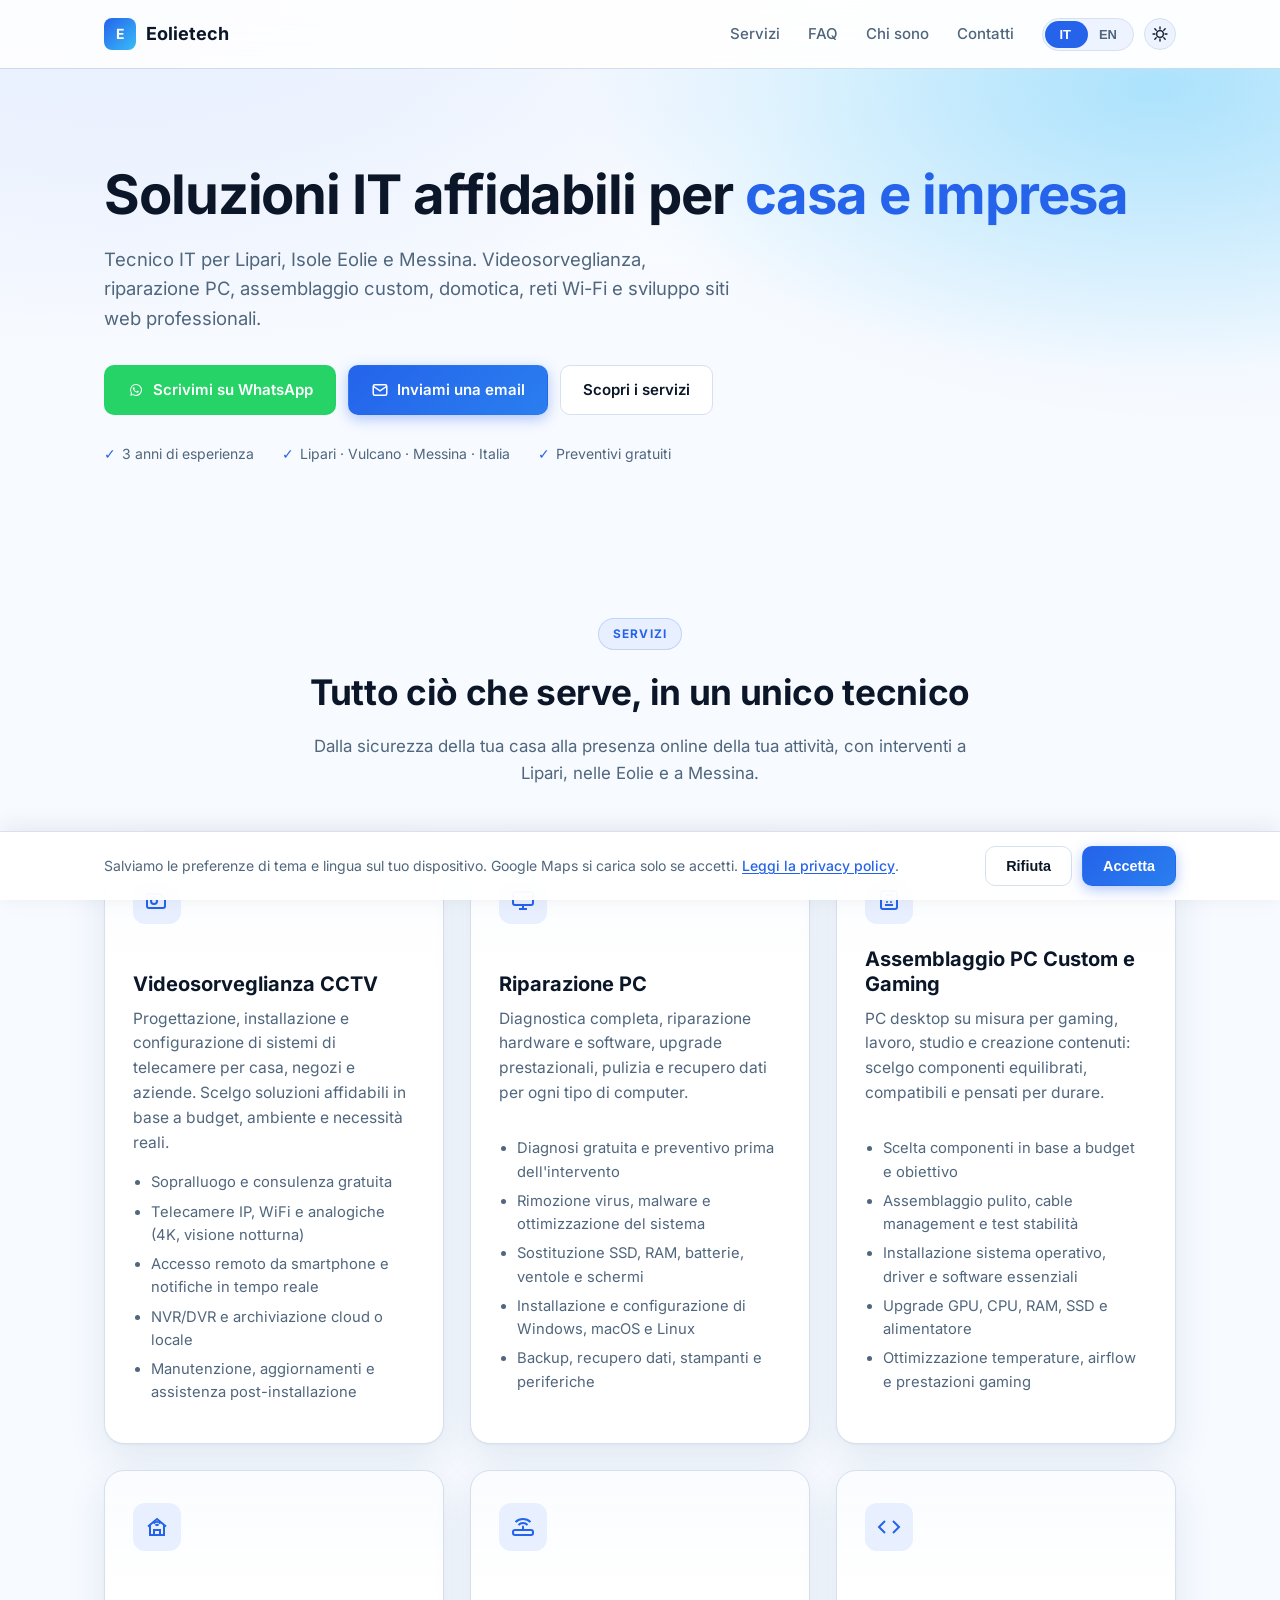
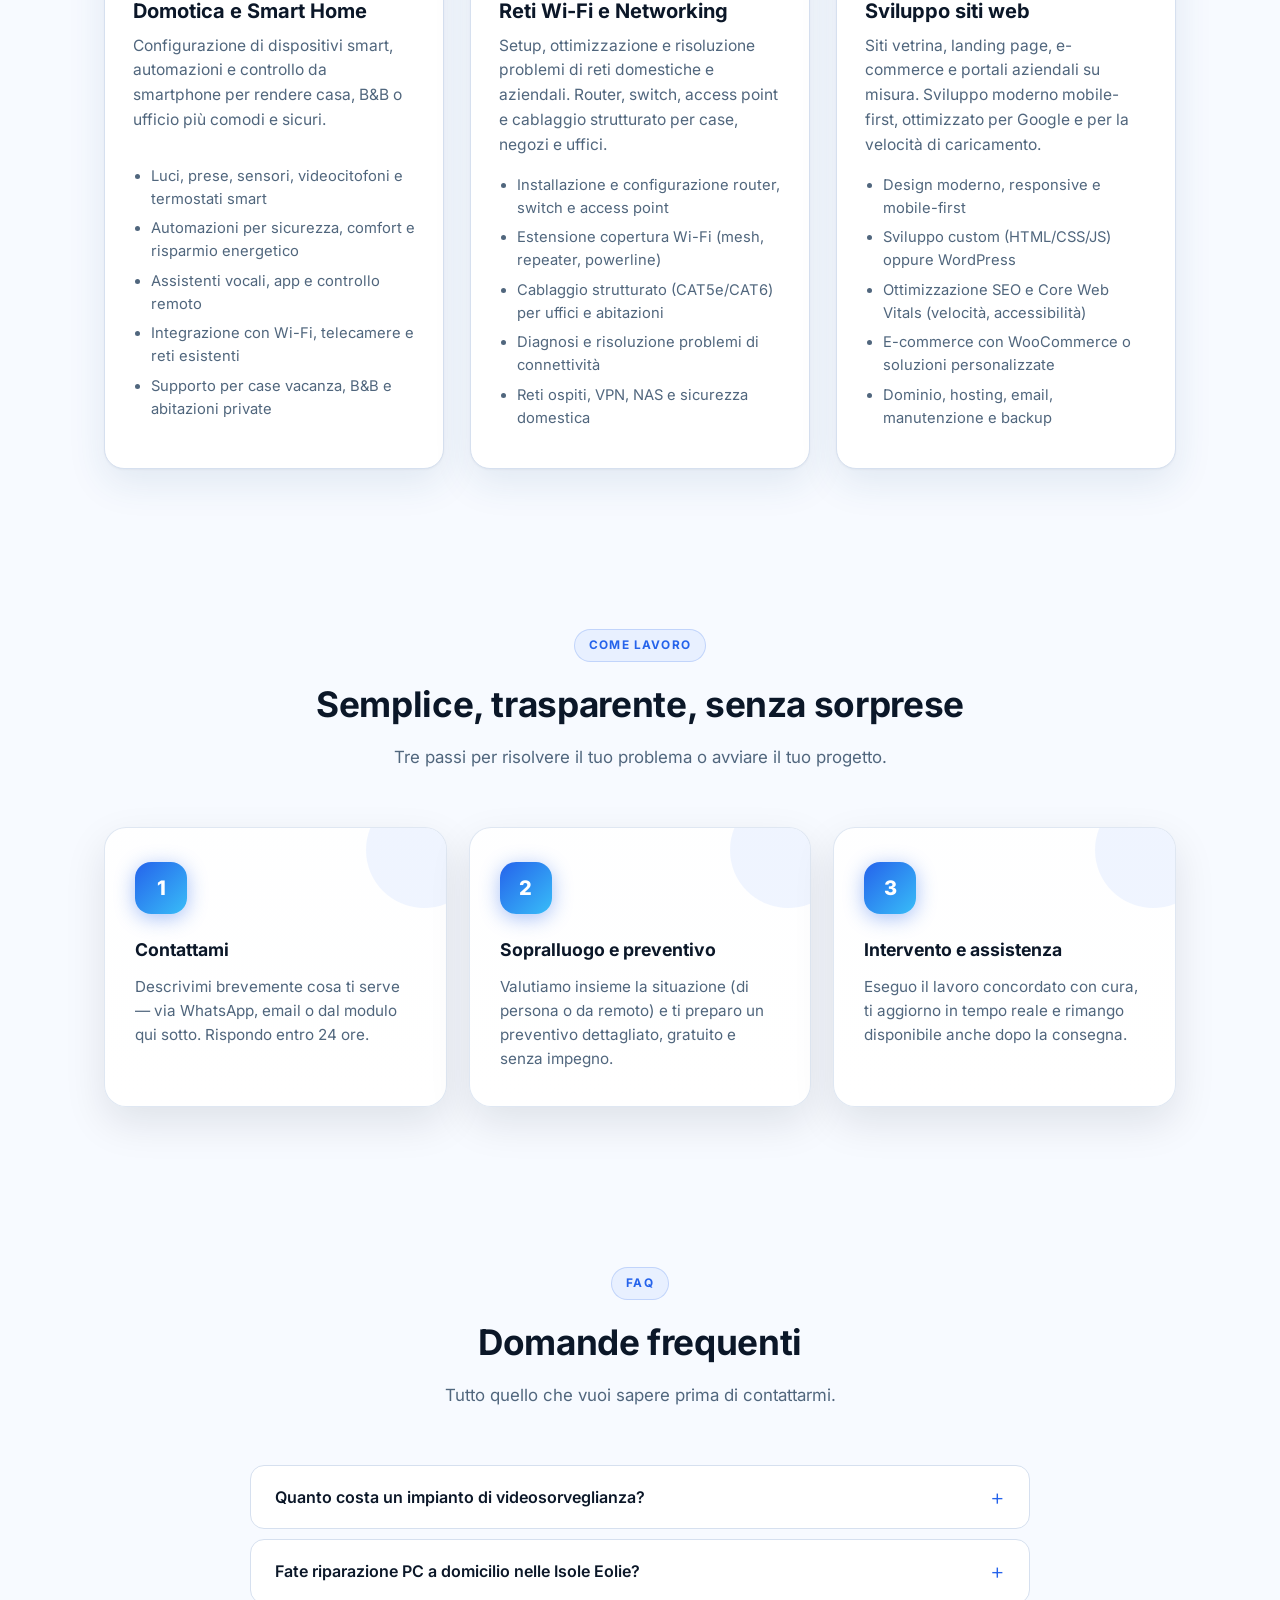
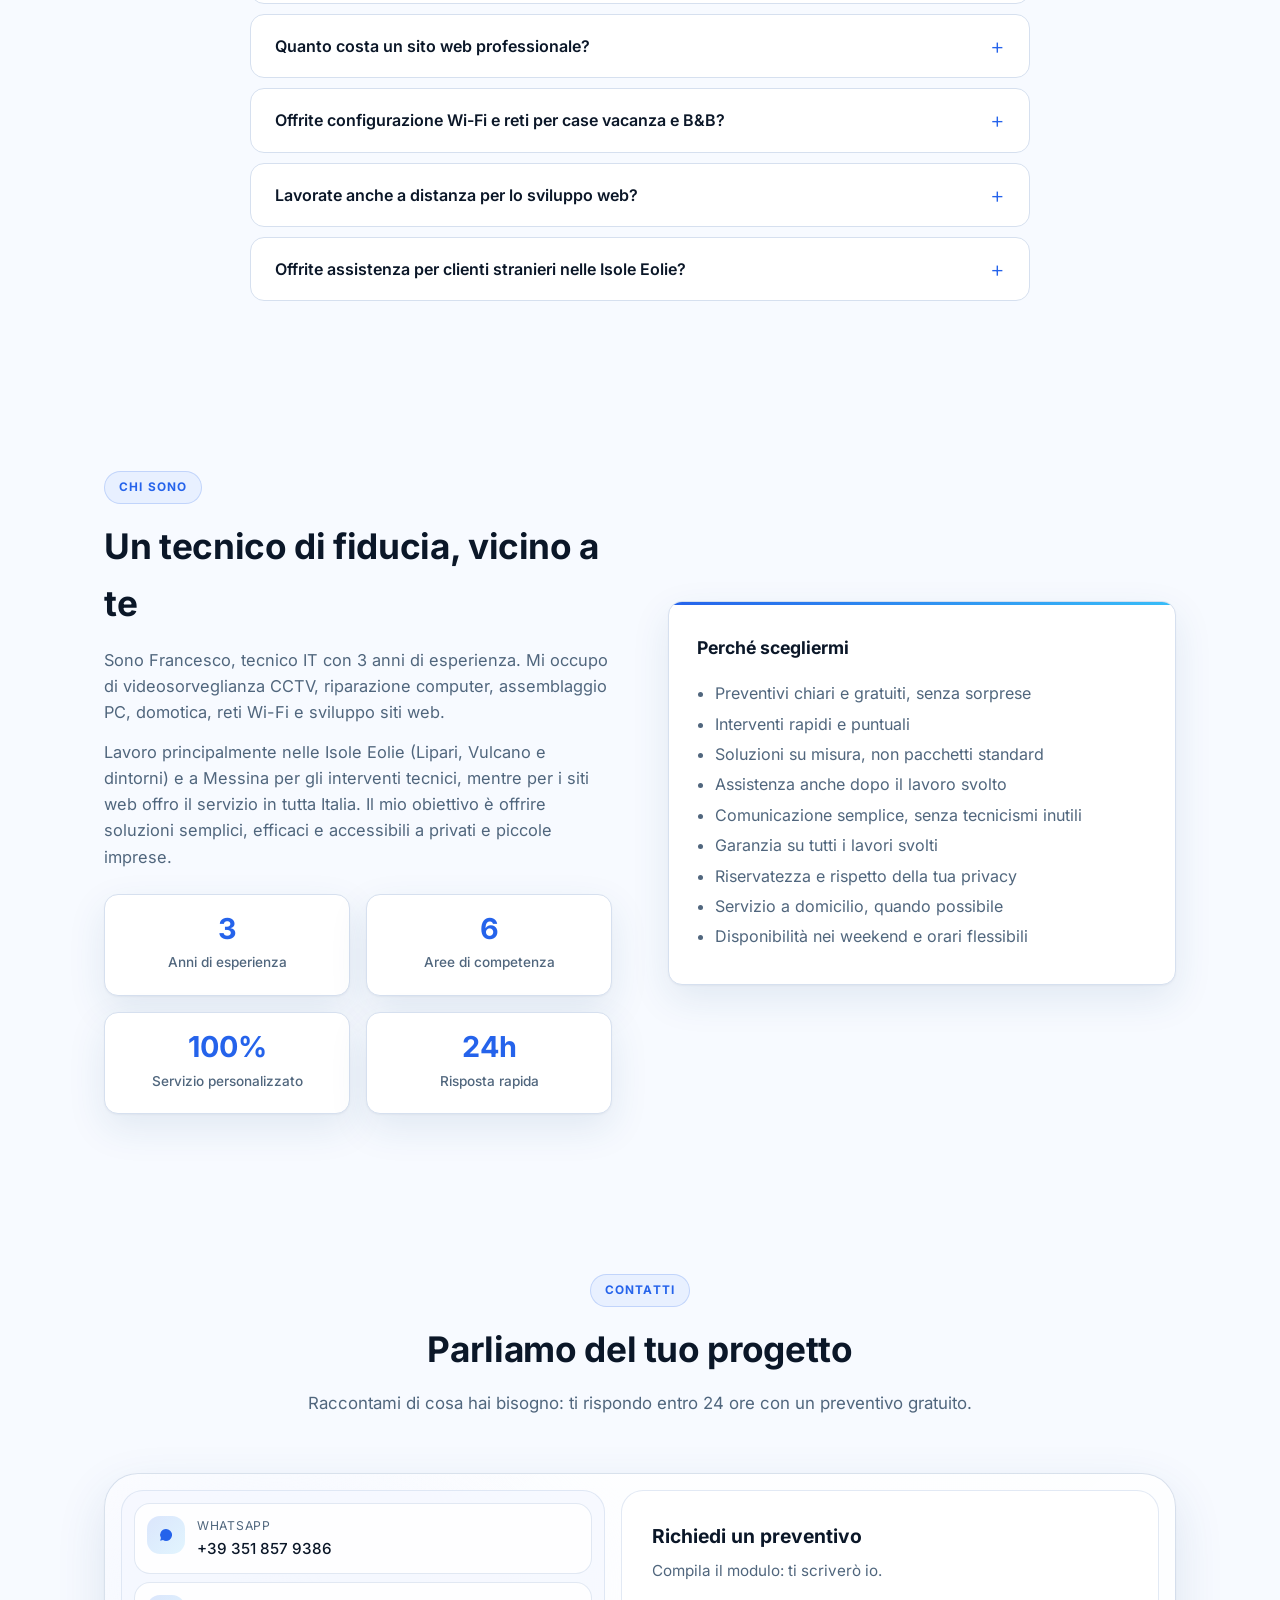
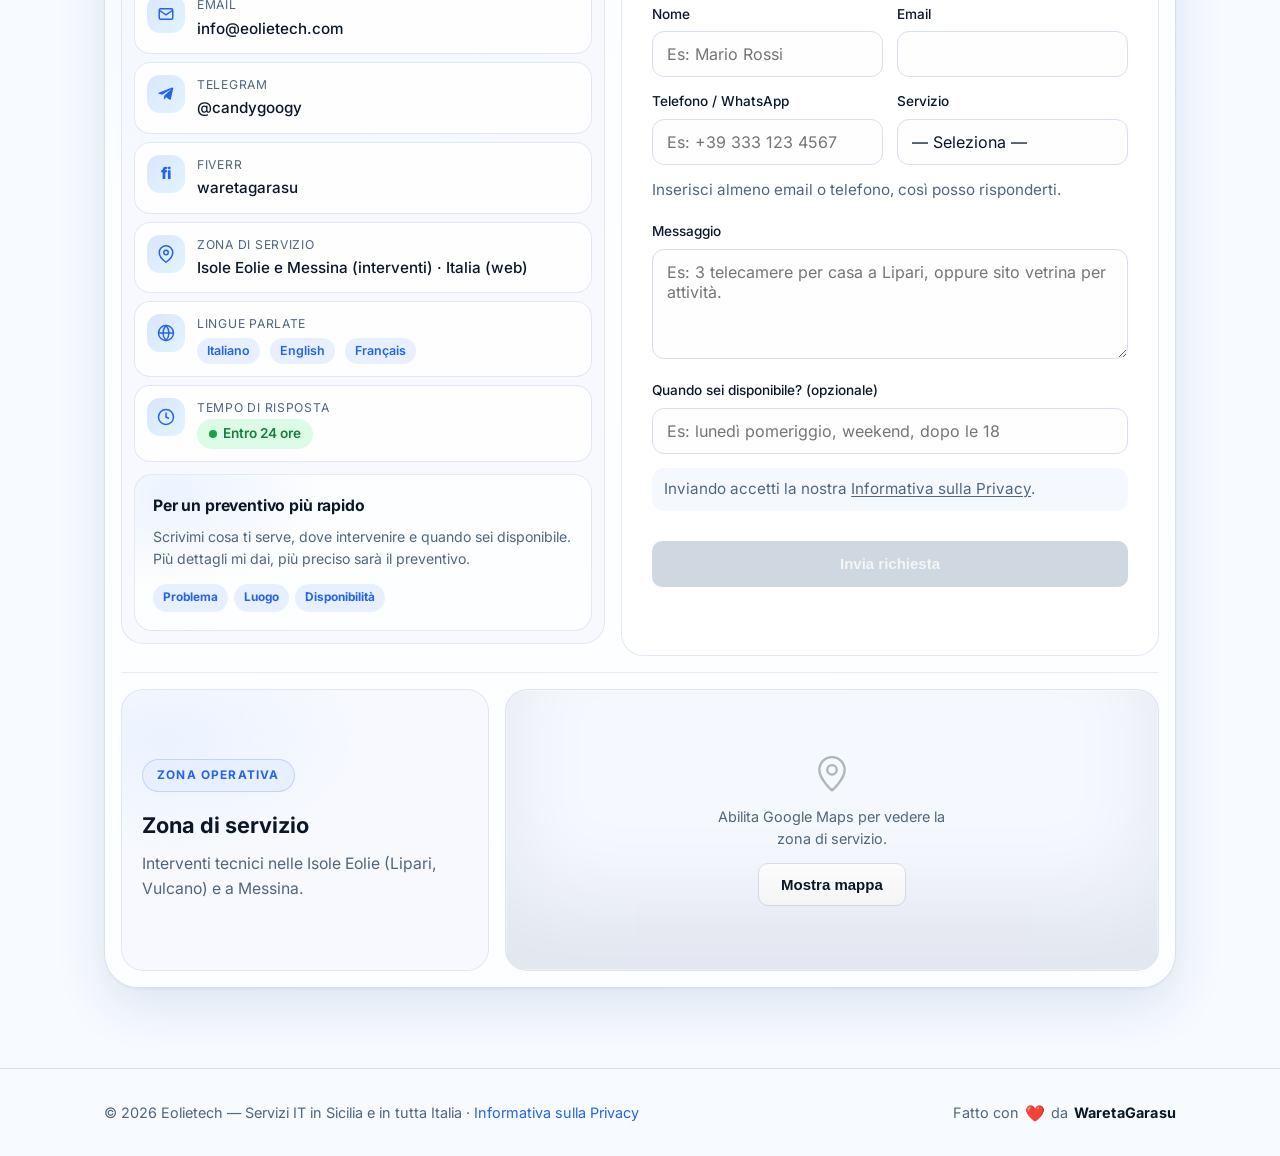
<file: source/index.html>
<!doctype html>
<html lang="it">
    <head>
        <meta charset="UTF-8" />
        <meta
            name="viewport"
            content="width=device-width, initial-scale=1.0, viewport-fit=cover"
        />
        <meta name="theme-color" content="#ffffff" />
        <meta name="color-scheme" content="light dark" />
        <meta name="format-detection" content="telephone=no" />
        <meta name="apple-mobile-web-app-capable" content="yes" />
        <meta name="mobile-web-app-capable" content="yes" />
        <meta name="apple-mobile-web-app-status-bar-style" content="default" />
        <meta name="apple-mobile-web-app-title" content="Eolietech" />

        <link rel="canonical" href="https://eolietech.com/" />
        <link rel="alternate" hreflang="it" href="https://eolietech.com/?lang=it" />
        <link rel="alternate" hreflang="en" href="https://eolietech.com/?lang=en" />
        <link rel="alternate" hreflang="x-default" href="https://eolietech.com/" />

        <!-- Open Graph / social previews -->
        <meta property="og:type" content="website" />
        <meta property="og:url" content="https://eolietech.com/" />
        <meta property="og:site_name" content="eolietech.com" />
        <meta
            property="og:title"
            data-i18n="meta.ogTitle"
            content="Eolietech — Servizi IT per le Isole Eolie e la Sicilia"
        />
        <meta
            property="og:description"
            data-i18n="meta.ogDescription"
            content="Videosorveglianza CCTV, riparazione PC, assemblaggio custom, domotica, reti Wi-Fi e sviluppo siti web nelle Isole Eolie, Messina e tutta Italia."
        />
        <meta
            property="og:image"
            content="https://eolietech.com/source/img/og-image.svg"
        />
        <meta property="og:image:width" content="1200" />
        <meta property="og:image:height" content="630" />
        <meta
            property="og:locale"
            data-i18n="meta.ogLocale"
            content="it_IT"
        />
        <meta
            property="og:locale:alternate"
            data-i18n="meta.ogLocaleAlt"
            content="en_US"
        />
        <meta name="twitter:card" content="summary_large_image" />
        <meta
            name="twitter:title"
            data-i18n="meta.twitterTitle"
            content="Eolietech — Servizi IT"
        />
        <meta
            name="twitter:description"
            data-i18n="meta.twitterDescription"
            content="CCTV, riparazione PC, assemblaggio custom, domotica, reti Wi-Fi e sviluppo siti web nelle Isole Eolie, a Messina e in tutta Italia."
        />
        <meta
            name="twitter:image"
            content="https://eolietech.com/source/img/og-image.svg"
        />

        <title data-i18n="meta.title">
            Eolietech — Servizi IT a Lipari, Messina e online
        </title>
        <meta
            name="description"
            data-i18n="meta.description"
            content="Tecnico IT per Lipari, Isole Eolie e Messina: videosorveglianza CCTV, riparazione PC, assemblaggio custom, domotica, reti Wi-Fi e siti web."
        />

        <!-- Self-hosted Inter (variable woff2, Latin subset) — preloaded for early fetch -->
        <link
            rel="preload"
            href="/source/fonts/inter-latin.woff2"
            as="font"
            type="font/woff2"
            crossorigin
        />

        <!-- Favicon -->
        <link rel="icon" type="image/svg+xml" href="/source/img/favicon.svg" />
        <link rel="manifest" href="/source/site.webmanifest" />

        <script>
            (function () {
                try {
                    var stored = localStorage.getItem("theme");
                    var prefersDark = window.matchMedia(
                        "(prefers-color-scheme: dark)",
                    ).matches;
                    var theme = stored === "light" || stored === "dark"
                        ? stored
                        : prefersDark
                          ? "dark"
                          : "light";
                    document.documentElement.setAttribute("data-theme", theme);
                    var themeMeta = document.querySelector(
                        'meta[name="theme-color"]',
                    );
                    if (themeMeta) {
                        themeMeta.setAttribute(
                            "content",
                            theme === "dark" ? "#050a16" : "#ffffff",
                        );
                    }
                } catch (e) {}
            })();
        </script>

        <!-- ProfessionalService schema -->
        <script type="application/ld+json">
            {
                "@context": "https://schema.org",
                "@type": "ProfessionalService",
                "@id": "https://eolietech.com/#business",
                "name": "Eolietech",
                "description": "Tecnico IT per Lipari, Isole Eolie e Messina: videosorveglianza CCTV, riparazione PC, assemblaggio custom, domotica, reti Wi-Fi e sviluppo siti web.",
                "url": "https://eolietech.com/",
                "inLanguage": "it-IT",
                "mainEntityOfPage": {
                    "@type": "WebPage",
                    "@id": "https://eolietech.com/"
                },
                "logo": "https://eolietech.com/source/img/favicon.svg",
                "image": "https://eolietech.com/source/img/og-image.svg",
                "telephone": "+39 351 857 9386",
                "email": "info@eolietech.com",
                "hasMap": "https://maps.google.com/?q=38.4674,14.9530",
                "priceRange": "€€",
                "openingHoursSpecification": [
                    {
                        "@type": "OpeningHoursSpecification",
                        "dayOfWeek": [
                            "Monday",
                            "Tuesday",
                            "Wednesday",
                            "Thursday",
                            "Friday",
                            "Saturday",
                            "Sunday"
                        ],
                        "opens": "10:00",
                        "closes": "19:00"
                    }
                ],
                "address": {
                    "@type": "PostalAddress",
                    "addressLocality": "Lipari",
                    "addressRegion": "ME",
                    "addressCountry": "IT"
                },
                "founder": {
                    "@type": "Person",
                    "name": "Francesco"
                },
                "geo": {
                    "@type": "GeoCoordinates",
                    "latitude": 38.4674,
                    "longitude": 14.9530
                },
                "sameAs": [
                    "https://t.me/candygoogy",
                    "https://www.fiverr.com/waretagarasu/"
                ],
                "areaServed": [
                    { "@type": "Place", "name": "Lipari" },
                    { "@type": "Place", "name": "Vulcano" },
                    { "@type": "Place", "name": "Messina" },
                    { "@type": "Place", "name": "Sicily" },
                    { "@type": "Country", "name": "Italy" }
                ],
                "serviceType": [
                    "Videosorveglianza CCTV",
                    "Riparazione PC",
                    "Assemblaggio PC Custom e Gaming",
                    "Domotica e Smart Home",
                    "Reti Wi-Fi e Networking",
                    "Sviluppo siti web"
                ],
                "contactPoint": {
                    "@type": "ContactPoint",
                    "telephone": "+39 351 857 9386",
                    "email": "info@eolietech.com",
                    "contactType": "customer service",
                    "areaServed": "IT",
                    "availableLanguage": ["it", "en", "fr"]
                }
            }
        </script>

        <!-- Service schemas -->
        <script type="application/ld+json">
            {
                "@context": "https://schema.org",
                "@graph": [
                    {
                        "@type": "Service",
                        "@id": "https://eolietech.com/#service-cctv",
                        "name": "Videosorveglianza CCTV",
                        "description": "Progettazione, installazione e configurazione di sistemi di telecamere per casa, negozi e aziende nelle Isole Eolie e a Messina.",
                        "provider": { "@id": "https://eolietech.com/#business" },
                        "areaServed": [
                            { "@type": "Place", "name": "Lipari" },
                            { "@type": "Place", "name": "Vulcano" },
                            { "@type": "Place", "name": "Messina" }
                        ],
                        "serviceType": "CCTV Installation",
                        "offers": {
                            "@type": "Offer",
                            "priceCurrency": "EUR",
                            "description": "Sopralluogo gratuito e preventivo personalizzato in base a numero di telecamere, installazione e obiettivi."
                        }
                    },
                    {
                        "@type": "Service",
                        "@id": "https://eolietech.com/#service-pc",
                        "name": "Riparazione PC",
                        "description": "Diagnostica hardware e software, rimozione virus, upgrade SSD/RAM, recupero dati per PC fissi, portatili e Mac.",
                        "provider": { "@id": "https://eolietech.com/#business" },
                        "areaServed": [
                            { "@type": "Place", "name": "Lipari" },
                            { "@type": "Place", "name": "Vulcano" },
                            { "@type": "Place", "name": "Messina" }
                        ],
                        "serviceType": "Computer Repair",
                        "offers": {
                            "@type": "Offer",
                            "priceCurrency": "EUR",
                            "description": "Diagnosi gratuita e preventivo chiaro prima dell'intervento."
                        }
                    },
                    {
                        "@type": "Service",
                        "@id": "https://eolietech.com/#service-custom-pc",
                        "name": "Assemblaggio PC Custom e Gaming",
                        "description": "Configurazione, assemblaggio e ottimizzazione di PC desktop su misura per gaming, studio, lavoro e creazione contenuti.",
                        "provider": { "@id": "https://eolietech.com/#business" },
                        "areaServed": [
                            { "@type": "Place", "name": "Lipari" },
                            { "@type": "Place", "name": "Vulcano" },
                            { "@type": "Place", "name": "Messina" }
                        ],
                        "serviceType": "Custom Computer Assembly",
                        "offers": {
                            "@type": "Offer",
                            "priceCurrency": "EUR",
                            "description": "Consulenza componenti, assemblaggio e configurazione completa. Preventivo gratuito."
                        }
                    },
                    {
                        "@type": "Service",
                        "@id": "https://eolietech.com/#service-smart-home",
                        "name": "Domotica e Smart Home",
                        "description": "Configurazione di dispositivi smart, automazioni, assistenti vocali, sensori, luci, sicurezza domestica e controllo da smartphone.",
                        "provider": { "@id": "https://eolietech.com/#business" },
                        "areaServed": [
                            { "@type": "Place", "name": "Lipari" },
                            { "@type": "Place", "name": "Vulcano" },
                            { "@type": "Place", "name": "Messina" }
                        ],
                        "serviceType": "Smart Home Installation",
                        "offers": {
                            "@type": "Offer",
                            "priceCurrency": "EUR",
                            "description": "Configurazione e automazioni su misura. Preventivo gratuito."
                        }
                    },
                    {
                        "@type": "Service",
                        "@id": "https://eolietech.com/#service-net",
                        "name": "Reti Wi-Fi e Networking",
                        "description": "Installazione e configurazione di reti domestiche e aziendali, router, access point, cablaggio strutturato e risoluzione problemi di connettività.",
                        "provider": { "@id": "https://eolietech.com/#business" },
                        "areaServed": [
                            { "@type": "Place", "name": "Lipari" },
                            { "@type": "Place", "name": "Vulcano" },
                            { "@type": "Place", "name": "Messina" }
                        ],
                        "serviceType": "Network Installation",
                        "offers": {
                            "@type": "Offer",
                            "priceCurrency": "EUR",
                            "description": "Diagnosi gratuita e preventivo personalizzato in base a copertura, cablaggio e dispositivi necessari."
                        }
                    },
                    {
                        "@type": "Service",
                        "@id": "https://eolietech.com/#service-web",
                        "name": "Sviluppo Siti Web",
                        "description": "Siti vetrina, e-commerce e portali aziendali mobile-first. SEO, Core Web Vitals, WordPress e sviluppo custom.",
                        "provider": { "@id": "https://eolietech.com/#business" },
                        "areaServed": { "@type": "Country", "name": "Italy" },
                        "serviceType": "Web Development",
                        "offers": {
                            "@type": "Offer",
                            "priceCurrency": "EUR",
                            "description": "Preventivo gratuito e personalizzato in base a obiettivi, contenuti e funzionalità richieste."
                        }
                    }
                ]
            }
        </script>

        <!-- FAQPage schema -->
        <script type="application/ld+json">
            {
                "@context": "https://schema.org",
                "@type": "FAQPage",
                "mainEntity": [
                    {
                        "@type": "Question",
                        "name": "Quanto costa un impianto di videosorveglianza?",
                        "acceptedAnswer": {
                            "@type": "Answer",
                            "text": "Il costo dipende dal numero di telecamere, dal tipo di installazione e dalle funzioni richieste. Offro un sopralluogo gratuito e un preventivo personalizzato senza impegno prima di iniziare."
                        }
                    },
                    {
                        "@type": "Question",
                        "name": "Fate riparazione PC a domicilio nelle Isole Eolie?",
                        "acceptedAnswer": {
                            "@type": "Answer",
                            "text": "Sì, effettuo interventi a domicilio a Lipari, Vulcano e Messina. Per casi di urgenza sono disponibile anche nei weekend."
                        }
                    },
                    {
                        "@type": "Question",
                        "name": "Quanto costa un sito web professionale?",
                        "acceptedAnswer": {
                            "@type": "Answer",
                            "text": "Il prezzo dipende da obiettivi, numero di pagine, contenuti, lingue e funzionalità richieste. Ti preparo sempre un preventivo chiaro e gratuito prima di iniziare."
                        }
                    },
                    {
                        "@type": "Question",
                        "name": "Offrite configurazione Wi-Fi e reti per case vacanza e B&B?",
                        "acceptedAnswer": {
                            "@type": "Answer",
                            "text": "Assolutamente sì. È una delle richieste più frequenti nelle Isole Eolie, dove molte strutture ricettive hanno bisogno di copertura Wi-Fi affidabile. Gestisco installazione, configurazione rete ospiti, sicurezza e assistenza da remoto."
                        }
                    },
                    {
                        "@type": "Question",
                        "name": "Lavorate anche a distanza per lo sviluppo web?",
                        "acceptedAnswer": {
                            "@type": "Answer",
                            "text": "Sì, tutti i progetti web vengono gestiti completamente da remoto. Clienti da tutta Italia possono commissionare un sito senza doversi spostare."
                        }
                    },
                    {
                        "@type": "Question",
                        "name": "Offrite assistenza per clienti stranieri nelle Isole Eolie?",
                        "acceptedAnswer": {
                            "@type": "Answer",
                            "text": "Assolutamente sì. Parlo italiano, inglese e francese e lavoro con clienti di ogni nazionalità. Le Isole Eolie attraggono turisti e residenti stranieri e offro assistenza tecnica completa in tutte e tre le lingue."
                        }
                    }
                ]
            }
        </script>

        <link rel="stylesheet" href="/source/style.min.css" />
    </head>
    <body>
        <noscript>
            <div class="noscript-banner">
                <strong>JavaScript disabilitato.</strong> Alcune funzioni (cambio
                lingua, menu mobile, modulo di contatto) non sono disponibili.
                Contattami direttamente su WhatsApp
                <a href="https://wa.me/393518579386">+39 351 857 9386</a> o via
                email
                <a href="mailto:info@eolietech.com">info@eolietech.com</a>.
                <span class="sep">·</span>
                <strong>JavaScript is disabled.</strong> Some features (language
                switcher, mobile menu, contact form) won't work. Reach me on
                WhatsApp at
                <a href="https://wa.me/393518579386">+39 351 857 9386</a> or
                email
                <a href="mailto:info@eolietech.com">info@eolietech.com</a>.
            </div>
        </noscript>
        <header>
            <div class="container nav">
                <a href="/" class="brand">
                    <span class="brand-mark">E</span>
                    <span data-i18n="brand.name">Eolietech</span>
                </a>
                <nav class="nav-links" id="navLinks">
                    <div class="nav-drawer-panel">
                        <p class="nav-drawer-eyebrow" data-i18n="nav.drawerEyebrow">Navigazione</p>
                        <p class="nav-drawer-title" data-i18n="nav.drawerTitle">Scegli una sezione</p>
                        <div class="nav-drawer-list">
                            <a class="nav-drawer-link" href="#services">
                                <span class="nav-drawer-link-icon" aria-hidden="true">
                                    <svg viewBox="0 0 24 24" fill="none" stroke="currentColor" stroke-width="2" stroke-linecap="round" stroke-linejoin="round">
                                        <path d="M12 2 2 7l10 5 10-5-10-5Z"></path>
                                        <path d="M2 17 12 22l10-5"></path>
                                        <path d="M2 12 12 17l10-5"></path>
                                    </svg>
                                </span>
                                <span class="nav-drawer-link-label" data-i18n="nav.services">Servizi</span>
                            </a>
                            <a class="nav-drawer-link" href="#faq">
                                <span class="nav-drawer-link-icon" aria-hidden="true">
                                    <svg viewBox="0 0 24 24" fill="none" stroke="currentColor" stroke-width="2" stroke-linecap="round" stroke-linejoin="round">
                                        <circle cx="12" cy="12" r="10"></circle>
                                        <path d="M9.09 9a3 3 0 0 1 5.82 1c0 2-3 3-3 3"></path>
                                        <path d="M12 17h.01"></path>
                                    </svg>
                                </span>
                                <span class="nav-drawer-link-label" data-i18n="nav.faq">FAQ</span>
                            </a>
                            <a class="nav-drawer-link" href="#about">
                                <span class="nav-drawer-link-icon" aria-hidden="true">
                                    <svg viewBox="0 0 24 24" fill="none" stroke="currentColor" stroke-width="2" stroke-linecap="round" stroke-linejoin="round">
                                        <path d="M20 21v-2a4 4 0 0 0-4-4H8a4 4 0 0 0-4 4v2"></path>
                                        <circle cx="12" cy="7" r="4"></circle>
                                    </svg>
                                </span>
                                <span class="nav-drawer-link-label" data-i18n="nav.about">Chi sono</span>
                            </a>
                            <a class="nav-drawer-link" href="#contact">
                                <span class="nav-drawer-link-icon" aria-hidden="true">
                                    <svg viewBox="0 0 24 24" fill="none" stroke="currentColor" stroke-width="2" stroke-linecap="round" stroke-linejoin="round">
                                        <rect x="3" y="5" width="18" height="14" rx="2"></rect>
                                        <path d="m3 7 9 6 9-6"></path>
                                    </svg>
                                </span>
                                <span class="nav-drawer-link-label" data-i18n="nav.contact">Contatti</span>
                            </a>
                        </div>
                    </div>
                    <div class="nav-controls">
                        <div class="lang-toggle" role="group" aria-label="Language">
                            <button data-lang="it" class="active" aria-label="Italiano">IT</button>
                            <button data-lang="en" aria-label="English">EN</button>
                        </div>
                        <button
                            id="themeToggle"
                            class="theme-toggle"
                            type="button"
                            aria-label="Attiva tema scuro"
                            data-i18n-aria="nav.themeToggle"
                            aria-pressed="false"
                        >
                            <svg
                                class="theme-icon sun"
                                viewBox="0 0 24 24"
                                aria-hidden="true"
                                focusable="false"
                            >
                                <circle cx="12" cy="12" r="5"></circle>
                                <line x1="12" y1="1.5" x2="12" y2="4.5"></line>
                                <line x1="12" y1="19.5" x2="12" y2="22.5"></line>
                                <line x1="1.5" y1="12" x2="4.5" y2="12"></line>
                                <line x1="19.5" y1="12" x2="22.5" y2="12"></line>
                                <line x1="4.22" y1="4.22" x2="6.34" y2="6.34"></line>
                                <line x1="17.66" y1="17.66" x2="19.78" y2="19.78"></line>
                                <line x1="4.22" y1="19.78" x2="6.34" y2="17.66"></line>
                                <line x1="17.66" y1="6.34" x2="19.78" y2="4.22"></line>
                            </svg>
                            <svg
                                class="theme-icon moon"
                                viewBox="0 0 24 24"
                                aria-hidden="true"
                                focusable="false"
                            >
                                <path d="M21 12.79A9 9 0 1 1 11.21 3a7 7 0 1 0 9.79 9.79z"></path>
                            </svg>
                        </button>
                    </div>
                </nav>
                <button
                    class="menu-toggle"
                    id="menuToggle"
                    aria-label="Menu"
                    aria-expanded="false"
                    aria-controls="navLinks"
                >
                    <span class="menu-icon" aria-hidden="true">
                        <span class="bar bar-1"></span>
                        <span class="bar bar-2"></span>
                        <span class="bar bar-3"></span>
                    </span>
                </button>
            </div>
        </header>

        <!-- HERO -->
        <section class="hero">
            <div class="container">
                <h1>
                    <span data-i18n="hero.title1">Soluzioni IT affidabili per</span>
                    <span class="accent" data-i18n="hero.title2">casa e impresa</span>
                </h1>
                <p class="lead" data-i18n="hero.lead">
                    Tecnico IT per Lipari, Isole Eolie e Messina.
                    Videosorveglianza, riparazione PC, assemblaggio custom,
                    domotica, reti Wi-Fi e sviluppo siti web professionali.
                </p>
                <div class="hero-actions">
                    <a
                        href="https://wa.me/393518579386"
                        class="btn btn-whatsapp"
                        data-role="whatsapp-link"
                        target="_blank"
                        rel="noopener"
                    >
                        <svg
                            width="18"
                            height="18"
                            viewBox="0 0 24 24"
                            fill="currentColor"
                            aria-hidden="true"
                            focusable="false"
                        >
                            <path
                                d="M17.6 6.3A7.85 7.85 0 0 0 12 4a7.94 7.94 0 0 0-6.8 12l-1 3.7 3.8-1A7.94 7.94 0 0 0 12 19.9a7.94 7.94 0 0 0 5.6-13.6Zm-5.6 12.2a6.6 6.6 0 0 1-3.4-.9l-.2-.1-2.2.6.6-2.2-.2-.2A6.62 6.62 0 1 1 12 18.5Zm3.6-4.9c-.2-.1-1.2-.6-1.4-.6-.2-.1-.3-.1-.5.1l-.7.8c-.1.2-.3.2-.5.1a5.4 5.4 0 0 1-2.7-2.4c-.2-.4.2-.4.6-1.2.1-.1 0-.3 0-.4l-.6-1.4c-.1-.4-.3-.3-.4-.3h-.4a.7.7 0 0 0-.5.2 2.2 2.2 0 0 0-.7 1.6 3.8 3.8 0 0 0 .8 2 8.5 8.5 0 0 0 3.3 2.9c.5.2.8.3 1.1.4a2.6 2.6 0 0 0 1.2.1 2 2 0 0 0 1.3-.9 1.6 1.6 0 0 0 .1-.9c0-.1-.2-.2-.4-.2Z"
                            />
                        </svg>
                        <span data-i18n="hero.cta1">Scrivimi su WhatsApp</span>
                    </a>
                    <a href="mailto:info@eolietech.com" class="btn btn-primary">
                        <svg
                            width="18"
                            height="18"
                            viewBox="0 0 24 24"
                            fill="none"
                            stroke="currentColor"
                            stroke-width="2"
                            aria-hidden="true"
                            focusable="false"
                        >
                            <rect x="3" y="5" width="18" height="14" rx="2" />
                            <polyline points="3 7 12 13 21 7" />
                        </svg>
                        <span data-i18n="hero.cta3">Inviami una email</span>
                    </a>
                    <a
                        href="#services"
                        class="btn btn-secondary"
                        data-i18n="hero.cta2"
                        >Scopri i servizi</a
                    >
                </div>
                <div class="hero-meta">
                    <span>✓ <span data-i18n="hero.meta1">3 anni di esperienza</span></span>
                    <span>✓ <span data-i18n="hero.meta2">Lipari · Vulcano · Messina · Italia</span></span>
                    <span>✓ <span data-i18n="hero.meta3">Preventivi gratuiti</span></span>
                </div>
            </div>
        </section>

        <!-- SERVICES -->
        <section id="services">
            <div class="container">
                <div class="section-head">
                    <span class="eyebrow" data-i18n="services.eyebrow">Servizi</span>
                    <h2 data-i18n="services.title">Tutto ciò che serve, in un unico tecnico</h2>
                    <p data-i18n="services.subtitle">Dalla sicurezza della tua casa alla presenza online della tua attività, con interventi a Lipari, nelle Eolie e a Messina.</p>
                </div>

                <div class="services-grid">
                    <!-- CCTV -->
                    <div class="service-card">
                        <div class="service-icon">
                            <svg viewBox="0 0 24 24" fill="none" stroke="currentColor" stroke-width="2" aria-hidden="true" focusable="false">
                                <path d="M2 6h13l5 5v7a2 2 0 0 1-2 2H4a2 2 0 0 1-2-2V6z" />
                                <circle cx="9" cy="13" r="3" />
                            </svg>
                        </div>
                        <h3 data-i18n="services.cctv.title">Videosorveglianza CCTV</h3>
                        <p data-i18n="services.cctv.desc">
                            Progettazione, installazione e configurazione di sistemi di
                            telecamere per casa, negozi e aziende. Scelgo soluzioni
                            affidabili in base a budget, ambiente e necessità reali.
                        </p>
                        <ul>
                            <li data-i18n="services.cctv.li1">Sopralluogo e consulenza gratuita</li>
                            <li data-i18n="services.cctv.li2">Telecamere IP, WiFi e analogiche (4K, visione notturna)</li>
                            <li data-i18n="services.cctv.li3">Accesso remoto da smartphone e notifiche in tempo reale</li>
                            <li data-i18n="services.cctv.li4">NVR/DVR e archiviazione cloud o locale</li>
                            <li data-i18n="services.cctv.li5">Manutenzione, aggiornamenti e assistenza post-installazione</li>
                        </ul>
                    </div>

                    <!-- PC Repair -->
                    <div class="service-card">
                        <div class="service-icon">
                            <svg viewBox="0 0 24 24" fill="none" stroke="currentColor" stroke-width="2" aria-hidden="true" focusable="false">
                                <rect x="2" y="4" width="20" height="13" rx="2" />
                                <path d="M8 21h8M12 17v4" />
                            </svg>
                        </div>
                        <h3 data-i18n="services.pc.title">Riparazione PC</h3>
                        <p data-i18n="services.pc.desc">
                            Diagnostica completa, riparazione hardware e software, upgrade
                            prestazionali, pulizia e recupero dati per ogni tipo di computer.
                        </p>
                        <ul>
                            <li data-i18n="services.pc.li1">Diagnosi gratuita e preventivo prima dell'intervento</li>
                            <li data-i18n="services.pc.li2">Rimozione virus, malware e ottimizzazione del sistema</li>
                            <li data-i18n="services.pc.li3">Sostituzione SSD, RAM, batterie, ventole e schermi</li>
                            <li data-i18n="services.pc.li4">Installazione e configurazione di Windows, macOS e Linux</li>
                            <li data-i18n="services.pc.li5">Backup, recupero dati, stampanti e periferiche</li>
                        </ul>
                    </div>

                    <!-- Custom PC -->
                    <div class="service-card">
                        <div class="service-icon">
                            <svg viewBox="0 0 24 24" fill="none" stroke="currentColor" stroke-width="2" aria-hidden="true" focusable="false">
                                <rect x="4" y="3" width="16" height="18" rx="2" />
                                <path d="M8 7h8M8 17h8M8 11h2M14 11h2" />
                                <circle cx="10" cy="14" r="1" fill="currentColor" stroke="none" />
                                <circle cx="14" cy="14" r="1" fill="currentColor" stroke="none" />
                            </svg>
                        </div>
                        <h3 data-i18n="services.customPc.title">Assemblaggio PC Custom e Gaming</h3>
                        <p data-i18n="services.customPc.desc">
                            PC desktop su misura per gaming, lavoro, studio e creazione
                            contenuti: scelgo componenti equilibrati, compatibili e pensati
                            per durare.
                        </p>
                        <ul>
                            <li data-i18n="services.customPc.li1">Scelta componenti in base a budget e obiettivo</li>
                            <li data-i18n="services.customPc.li2">Assemblaggio pulito, cable management e test stabilità</li>
                            <li data-i18n="services.customPc.li3">Installazione sistema operativo, driver e software essenziali</li>
                            <li data-i18n="services.customPc.li4">Upgrade GPU, CPU, RAM, SSD e alimentatore</li>
                            <li data-i18n="services.customPc.li5">Ottimizzazione temperature, airflow e prestazioni gaming</li>
                        </ul>
                    </div>

                    <!-- Smart Home -->
                    <div class="service-card">
                        <div class="service-icon">
                            <svg viewBox="0 0 24 24" fill="none" stroke="currentColor" stroke-width="2" aria-hidden="true" focusable="false">
                                <path d="M3 11.5 12 4l9 7.5" />
                                <path d="M5 10v10h14V10" />
                                <path d="M9 20v-5h6v5" />
                                <path d="M8.5 8.5a5 5 0 0 1 7 0" />
                                <path d="M10.5 10.5a2 2 0 0 1 3 0" />
                            </svg>
                        </div>
                        <h3 data-i18n="services.smartHome.title">Domotica e Smart Home</h3>
                        <p data-i18n="services.smartHome.desc">
                            Configurazione di dispositivi smart, automazioni e controllo da
                            smartphone per rendere casa, B&amp;B o ufficio più comodi e sicuri.
                        </p>
                        <ul>
                            <li data-i18n="services.smartHome.li1">Luci, prese, sensori, videocitofoni e termostati smart</li>
                            <li data-i18n="services.smartHome.li2">Automazioni per sicurezza, comfort e risparmio energetico</li>
                            <li data-i18n="services.smartHome.li3">Assistenti vocali, app e controllo remoto</li>
                            <li data-i18n="services.smartHome.li4">Integrazione con Wi-Fi, telecamere e reti esistenti</li>
                            <li data-i18n="services.smartHome.li5">Supporto per case vacanza, B&amp;B e abitazioni private</li>
                        </ul>
                    </div>

                    <!-- Networking -->
                    <div class="service-card">
                        <div class="service-icon">
                            <svg viewBox="0 0 24 24" fill="none" stroke="currentColor" stroke-width="2" aria-hidden="true" focusable="false">
                                <rect x="2" y="15" width="20" height="5" rx="2" />
                                <line x1="12" y1="15" x2="12" y2="12" />
                                <path d="M7.5 10a6 6 0 0 1 9 0" />
                                <path d="M4.5 7a11 11 0 0 1 15 0" />
                                <circle cx="12" cy="11.5" r="1" fill="currentColor" stroke="none" />
                            </svg>
                        </div>
                        <h3 data-i18n="services.net.title">Reti Wi-Fi e Networking</h3>
                        <p data-i18n="services.net.desc">
                            Setup, ottimizzazione e risoluzione problemi di reti domestiche
                            e aziendali. Router, switch, access point e cablaggio strutturato
                            per case, negozi e uffici.
                        </p>
                        <ul>
                            <li data-i18n="services.net.li1">Installazione e configurazione router, switch e access point</li>
                            <li data-i18n="services.net.li2">Estensione copertura Wi-Fi (mesh, repeater, powerline)</li>
                            <li data-i18n="services.net.li3">Cablaggio strutturato (CAT5e/CAT6) per uffici e abitazioni</li>
                            <li data-i18n="services.net.li4">Diagnosi e risoluzione problemi di connettività</li>
                            <li data-i18n="services.net.li5">Reti ospiti, VPN, NAS e sicurezza domestica</li>
                        </ul>
                    </div>

                    <!-- Web Development -->
                    <div class="service-card">
                        <div class="service-icon">
                            <svg viewBox="0 0 24 24" fill="none" stroke="currentColor" stroke-width="2" aria-hidden="true" focusable="false">
                                <polyline points="16 18 22 12 16 6" />
                                <polyline points="8 6 2 12 8 18" />
                            </svg>
                        </div>
                        <h3 data-i18n="services.web.title">Sviluppo siti web</h3>
                        <p data-i18n="services.web.desc">
                            Siti vetrina, landing page, e-commerce e portali aziendali su
                            misura. Sviluppo moderno mobile-first, ottimizzato per Google e
                            per la velocità di caricamento.
                        </p>
                        <ul>
                            <li data-i18n="services.web.li1">Design moderno, responsive e mobile-first</li>
                            <li data-i18n="services.web.li2">Sviluppo custom (HTML/CSS/JS) oppure WordPress</li>
                            <li data-i18n="services.web.li3">Ottimizzazione SEO e Core Web Vitals (velocità, accessibilità)</li>
                            <li data-i18n="services.web.li4">E-commerce con WooCommerce o soluzioni personalizzate</li>
                            <li data-i18n="services.web.li5">Dominio, hosting, email, manutenzione e backup</li>
                        </ul>
                    </div>
                </div>
            </div>
        </section>

        <!-- PROCESS -->
        <section id="process" class="process">
            <div class="container">
                <div class="section-head">
                    <span class="eyebrow" data-i18n="process.eyebrow">Come lavoro</span>
                    <h2 data-i18n="process.title">Semplice, trasparente, senza sorprese</h2>
                    <p data-i18n="process.subtitle">Tre passi per risolvere il tuo problema o avviare il tuo progetto.</p>
                </div>
                <div class="process-steps">
                    <div class="process-step">
                        <div class="step-number">1</div>
                        <h3 data-i18n="process.step1.title">Contattami</h3>
                        <p data-i18n="process.step1.desc">Descrivimi brevemente cosa ti serve — via WhatsApp, email o dal modulo qui sotto. Rispondo entro 24 ore.</p>
                    </div>
                    <div class="process-step">
                        <div class="step-number">2</div>
                        <h3 data-i18n="process.step2.title">Sopralluogo e preventivo</h3>
                        <p data-i18n="process.step2.desc">Valutiamo insieme la situazione (di persona o da remoto) e ti preparo un preventivo dettagliato, gratuito e senza impegno.</p>
                    </div>
                    <div class="process-step">
                        <div class="step-number">3</div>
                        <h3 data-i18n="process.step3.title">Intervento e assistenza</h3>
                        <p data-i18n="process.step3.desc">Eseguo il lavoro concordato con cura, ti aggiorno in tempo reale e rimango disponibile anche dopo la consegna.</p>
                    </div>
                </div>
            </div>
        </section>

        <!-- FAQ -->
        <section id="faq" class="faq">
            <div class="container">
                <div class="section-head">
                    <span class="eyebrow" data-i18n="faq.eyebrow">FAQ</span>
                    <h2 data-i18n="faq.title">Domande frequenti</h2>
                    <p data-i18n="faq.subtitle">Tutto quello che vuoi sapere prima di contattarmi.</p>
                </div>
                <div class="faq-list">
                    <div class="faq-item">
                        <button class="faq-summary" aria-expanded="false" aria-controls="faq-body-1">
                            <span data-i18n="faq.q1">Quanto costa un impianto di videosorveglianza?</span>
                            <span class="faq-icon" aria-hidden="true">+</span>
                        </button>
                        <div class="faq-body" id="faq-body-1" aria-hidden="true">
                            <div class="faq-body-inner">
                                <p data-i18n="faq.a1">Il costo dipende dal numero di telecamere, dal tipo di installazione e dalle funzioni richieste. Offro un sopralluogo gratuito e un preventivo personalizzato senza impegno prima di iniziare.</p>
                            </div>
                        </div>
                    </div>
                    <div class="faq-item">
                        <button class="faq-summary" aria-expanded="false" aria-controls="faq-body-2">
                            <span data-i18n="faq.q2">Fate riparazione PC a domicilio nelle Isole Eolie?</span>
                            <span class="faq-icon" aria-hidden="true">+</span>
                        </button>
                        <div class="faq-body" id="faq-body-2" aria-hidden="true">
                            <div class="faq-body-inner">
                                <p data-i18n="faq.a2">Sì, effettuo interventi a domicilio a Lipari, Vulcano e Messina. Per casi di urgenza sono disponibile anche nei weekend.</p>
                            </div>
                        </div>
                    </div>
                    <div class="faq-item">
                        <button class="faq-summary" aria-expanded="false" aria-controls="faq-body-3">
                            <span data-i18n="faq.q3">Quanto costa un sito web professionale?</span>
                            <span class="faq-icon" aria-hidden="true">+</span>
                        </button>
                        <div class="faq-body" id="faq-body-3" aria-hidden="true">
                            <div class="faq-body-inner">
                                <p data-i18n="faq.a3">Il prezzo dipende da obiettivi, numero di pagine, contenuti, lingue e funzionalità richieste. Ti preparo sempre un preventivo chiaro e gratuito prima di iniziare.</p>
                            </div>
                        </div>
                    </div>
                    <div class="faq-item">
                        <button class="faq-summary" aria-expanded="false" aria-controls="faq-body-4">
                            <span data-i18n="faq.q4">Offrite configurazione Wi-Fi e reti per case vacanza e B&amp;B?</span>
                            <span class="faq-icon" aria-hidden="true">+</span>
                        </button>
                        <div class="faq-body" id="faq-body-4" aria-hidden="true">
                            <div class="faq-body-inner">
                                <p data-i18n="faq.a4">Assolutamente sì. È una delle richieste più frequenti nelle Isole Eolie, dove molte strutture ricettive hanno bisogno di copertura Wi-Fi affidabile. Gestisco installazione, configurazione rete ospiti, sicurezza e assistenza da remoto.</p>
                            </div>
                        </div>
                    </div>
                    <div class="faq-item">
                        <button class="faq-summary" aria-expanded="false" aria-controls="faq-body-5">
                            <span data-i18n="faq.q5">Lavorate anche a distanza per lo sviluppo web?</span>
                            <span class="faq-icon" aria-hidden="true">+</span>
                        </button>
                        <div class="faq-body" id="faq-body-5" aria-hidden="true">
                            <div class="faq-body-inner">
                                <p data-i18n="faq.a5">Sì, tutti i progetti web vengono gestiti completamente da remoto. Clienti da tutta Italia possono commissionare un sito senza doversi spostare.</p>
                            </div>
                        </div>
                    </div>
                    <div class="faq-item">
                        <button class="faq-summary" aria-expanded="false" aria-controls="faq-body-6">
                            <span data-i18n="faq.q6">Offrite assistenza per clienti stranieri nelle Isole Eolie?</span>
                            <span class="faq-icon" aria-hidden="true">+</span>
                        </button>
                        <div class="faq-body" id="faq-body-6" aria-hidden="true">
                            <div class="faq-body-inner">
                                <p data-i18n="faq.a6">Assolutamente sì. Parlo italiano, inglese e francese e lavoro con clienti di ogni nazionalità. Le Isole Eolie attraggono turisti e residenti stranieri e offro assistenza tecnica completa in tutte e tre le lingue.</p>
                            </div>
                        </div>
                    </div>
                </div>
            </div>
        </section>

        <!-- ABOUT -->
        <section id="about" class="about">
            <div class="container">
                <div class="about-grid">
                    <div class="about-text">
                        <span class="eyebrow" data-i18n="about.eyebrow">Chi sono</span>
                        <h2 data-i18n="about.title">Un tecnico di fiducia, vicino a te</h2>
                        <p data-i18n="about.p1">
                            Sono Francesco, tecnico IT con 3 anni di esperienza. Mi occupo
                            di videosorveglianza CCTV, riparazione computer, assemblaggio PC,
                            domotica, reti Wi-Fi e sviluppo siti web.
                        </p>
                        <p data-i18n="about.p2">
                            Lavoro principalmente nelle Isole Eolie (Lipari, Vulcano e
                            dintorni) e a Messina per gli interventi tecnici, mentre per i
                            siti web offro il servizio in tutta Italia. Il mio obiettivo è
                            offrire soluzioni semplici, efficaci e accessibili a privati e
                            piccole imprese.
                        </p>
                        <div class="stats">
                            <div class="stat-card">
                                <span class="num">3</span>
                                <span class="label" data-i18n="about.stat1">Anni di esperienza</span>
                            </div>
                            <div class="stat-card">
                                <span class="num">6</span>
                                <span class="label" data-i18n="about.stat2">Aree di competenza</span>
                            </div>
                            <div class="stat-card">
                                <span class="num">100%</span>
                                <span class="label" data-i18n="about.stat3">Servizio personalizzato</span>
                            </div>
                            <div class="stat-card">
                                <span class="num">24h</span>
                                <span class="label" data-i18n="about.stat4">Risposta rapida</span>
                            </div>
                        </div>
                    </div>
                    <div>
                        <div class="about-why-card">
                            <h3 data-i18n="about.why.title">Perché scegliermi</h3>
                            <ul>
                                <li data-i18n="about.why.li1">Preventivi chiari e gratuiti, senza sorprese</li>
                                <li data-i18n="about.why.li2">Interventi rapidi e puntuali</li>
                                <li data-i18n="about.why.li3">Soluzioni su misura, non pacchetti standard</li>
                                <li data-i18n="about.why.li4">Assistenza anche dopo il lavoro svolto</li>
                                <li data-i18n="about.why.li5">Comunicazione semplice, senza tecnicismi inutili</li>
                                <li data-i18n="about.why.li6">Garanzia su tutti i lavori svolti</li>
                                <li data-i18n="about.why.li7">Riservatezza e rispetto della tua privacy</li>
                                <li data-i18n="about.why.li8">Servizio a domicilio, quando possibile</li>
                                <li data-i18n="about.why.li9">Disponibilità nei weekend e orari flessibili</li>
                            </ul>
                        </div>
                    </div>
                </div>
            </div>
        </section>

        <!-- CONTACT -->
        <section id="contact">
            <div class="container">
                <div class="section-head">
                    <span class="eyebrow" data-i18n="contact.eyebrow">Contatti</span>
                    <h2 data-i18n="contact.title">Parliamo del tuo progetto</h2>
                    <p data-i18n="contact.subtitle">
                        Raccontami di cosa hai bisogno: ti rispondo entro 24 ore con un
                        preventivo gratuito.
                    </p>
                </div>

                <div class="contact-hub">
                    <div class="contact-wrapper">
                        <div class="contact-info">
                            <ul>
                            <li>
                                <div class="icon">
                                    <svg viewBox="0 0 24 24" fill="currentColor" aria-hidden="true" focusable="false">
                                        <path d="M17.6 6.3A7.85 7.85 0 0 0 12 4a7.94 7.94 0 0 0-6.8 12l-1 3.7 3.8-1A7.94 7.94 0 0 0 12 19.9a7.94 7.94 0 0 0 5.6-13.6Z" />
                                    </svg>
                                </div>
                                <div>
                                    <div class="label">WhatsApp</div>
                                    <div class="value">
                                        <a href="https://wa.me/393518579386" data-role="whatsapp-link" target="_blank" rel="noopener">+39 351 857 9386</a>
                                    </div>
                                </div>
                            </li>
                            <li>
                                <div class="icon">
                                    <svg viewBox="0 0 24 24" fill="none" stroke="currentColor" stroke-width="2" aria-hidden="true" focusable="false">
                                        <rect x="3" y="5" width="18" height="14" rx="2" />
                                        <polyline points="3 7 12 13 21 7" />
                                    </svg>
                                </div>
                                <div>
                                    <div class="label">Email</div>
                                    <div class="value">
                                        <a href="mailto:info@eolietech.com">info@eolietech.com</a>
                                    </div>
                                </div>
                            </li>
                            <li>
                                <div class="icon">
                                    <svg viewBox="0 0 24 24" fill="currentColor" aria-hidden="true" focusable="false">
                                        <path d="M21.7 4.3 18.4 19c-.2.9-.9 1.1-1.6.7l-4.5-3.3-2.2 2.1c-.2.2-.4.4-.9.4l.3-4.7 8.6-7.8c.4-.3-.1-.5-.6-.2L6.9 13 2.4 11.6c-1-.3-1-1 0-1.4L20 3.4c.8-.3 1.5.2 1.7.9Z" />
                                    </svg>
                                </div>
                                <div>
                                    <div class="label">Telegram</div>
                                    <div class="value">
                                        <a href="https://t.me/candygoogy" target="_blank" rel="noopener">@candygoogy</a>
                                    </div>
                                </div>
                            </li>
                            <li>
                                <div class="icon fiverr-icon" aria-hidden="true">fi</div>
                                <div>
                                    <div class="label">Fiverr</div>
                                    <div class="value">
                                        <a href="https://www.fiverr.com/waretagarasu/" target="_blank" rel="noopener">waretagarasu</a>
                                    </div>
                                </div>
                            </li>
                            <li>
                                <div class="icon">
                                    <svg viewBox="0 0 24 24" fill="none" stroke="currentColor" stroke-width="2" aria-hidden="true" focusable="false">
                                        <path d="M21 10c0 7-9 13-9 13s-9-6-9-13a9 9 0 0 1 18 0z" />
                                        <circle cx="12" cy="10" r="3" />
                                    </svg>
                                </div>
                                <div>
                                    <div class="label" data-i18n="contact.area.label">Zona di servizio</div>
                                    <div class="value" data-i18n="contact.area.value">Isole Eolie e Messina (interventi) · Italia (web)</div>
                                </div>
                            </li>
                            <li>
                                <div class="icon">
                                    <svg viewBox="0 0 24 24" fill="none" stroke="currentColor" stroke-width="2" aria-hidden="true" focusable="false">
                                        <circle cx="12" cy="12" r="10" />
                                        <line x1="2" y1="12" x2="22" y2="12" />
                                        <path d="M12 2a15.3 15.3 0 0 1 4 10 15.3 15.3 0 0 1-4 10 15.3 15.3 0 0 1-4-10 15.3 15.3 0 0 1 4-10z" />
                                    </svg>
                                </div>
                                <div>
                                    <div class="label" data-i18n="contact.languages.label">Lingue parlate</div>
                                    <div class="value">
                                        <span class="lang-pill">Italiano</span>
                                        <span class="lang-pill">English</span>
                                        <span class="lang-pill">Français</span>
                                    </div>
                                </div>
                            </li>
                            <li>
                                <div class="icon">
                                    <svg viewBox="0 0 24 24" fill="none" stroke="currentColor" stroke-width="2" aria-hidden="true" focusable="false">
                                        <circle cx="12" cy="12" r="10" />
                                        <polyline points="12 6 12 12 16 14" />
                                    </svg>
                                </div>
                                <div>
                                    <div class="label" data-i18n="contact.response.label">Tempo di risposta</div>
                                    <div class="value">
                                        <span class="response-badge" data-i18n="contact.response.value">Entro 24 ore</span>
                                    </div>
                                </div>
                            </li>
                            </ul>
                            <div class="contact-note">
                                <h4 data-i18n="contact.note.title">Per un preventivo più rapido</h4>
                                <p data-i18n="contact.note.text">Scrivimi cosa ti serve, dove intervenire e quando sei disponibile. Più dettagli mi dai, più preciso sarà il preventivo.</p>
                                <div class="contact-note-tags" aria-label="Informazioni utili" data-i18n-attr="aria-label:contact.note.aria">
                                    <span data-i18n="contact.note.tag1">Problema</span>
                                    <span data-i18n="contact.note.tag2">Luogo</span>
                                    <span data-i18n="contact.note.tag3">Disponibilità</span>
                                </div>
                            </div>
                        </div>

                        <form class="contact-form" id="contactForm" novalidate>
                        <h3 data-i18n="contact.form.title">Richiedi un preventivo</h3>
                        <p data-i18n="contact.form.subtitle">Compila il modulo: ti scriverò io.</p>
                        <div class="form-grid">
                            <div class="form-row">
                                <label for="name" data-i18n="contact.form.name">Nome</label>
                                <input
                                    id="name"
                                    name="name"
                                    type="text"
                                    data-i18n-attr="placeholder:contact.form.namePlaceholder"
                                    autocomplete="name"
                                    autocapitalize="words"
                                    enterkeyhint="next"
                                    required
                                />
                            </div>
                            <div class="form-row">
                                <label for="email" data-i18n="contact.form.email">Email</label>
                                <input
                                    id="email"
                                    name="email"
                                    type="email"
                                    aria-describedby="contactMethodHint contactFormFeedback"
                                    autocomplete="email"
                                    inputmode="email"
                                    enterkeyhint="next"
                                />
                            </div>
                        </div>
                        <div class="form-grid">
                            <div class="form-row">
                                <label for="phone" data-i18n="contact.form.phone">Telefono / WhatsApp</label>
                                <input
                                    id="phone"
                                    name="phone"
                                    type="tel"
                                    data-i18n-attr="placeholder:contact.form.phonePlaceholder"
                                    aria-describedby="contactMethodHint contactFormFeedback"
                                    autocomplete="tel"
                                    inputmode="tel"
                                    enterkeyhint="next"
                                />
                            </div>
                            <div class="form-row">
                            <label for="service" data-i18n="contact.form.service">Servizio</label>
                            <select id="service" name="service" required>
                                <option value="" data-i18n="contact.form.choose">— Seleziona —</option>
                                <option value="cctv" data-i18n="services.cctv.title">Videosorveglianza CCTV</option>
                                <option value="pc" data-i18n="services.pc.title">Riparazione PC</option>
                                <option value="custom-pc" data-i18n="services.customPc.title">Assemblaggio PC Custom e Gaming</option>
                                <option value="smart-home" data-i18n="services.smartHome.title">Domotica e Smart Home</option>
                                <option value="web" data-i18n="services.web.title">Sviluppo siti web</option>
                                <option value="net" data-i18n="services.net.title">Reti Wi-Fi e Networking</option>
                                <option value="other" data-i18n="contact.form.other">Altro</option>
                            </select>
                            </div>
                        </div>
                        <p
                            id="contactMethodHint"
                            class="form-hint"
                            data-i18n="contact.form.contactHint"
                        >Inserisci almeno email o telefono, così posso risponderti.</p>
                        <div class="form-row">
                            <label for="message" data-i18n="contact.form.message">Messaggio</label>
                            <textarea
                                id="message"
                                name="message"
                                data-i18n-attr="placeholder:contact.form.messagePlaceholder"
                                autocapitalize="sentences"
                                enterkeyhint="send"
                                required
                            ></textarea>
                        </div>
                        <div class="form-row">
                            <label for="availability" data-i18n="contact.form.availability">Quando sei disponibile? (opzionale)</label>
                            <input
                                id="availability"
                                name="availability"
                                type="text"
                                data-i18n-attr="placeholder:contact.form.availabilityPlaceholder"
                                autocomplete="off"
                                autocapitalize="sentences"
                                enterkeyhint="next"
                            />
                        </div>
                        <div class="form-footer">
                            <p
                                class="form-gdpr"
                                data-i18n-html="contact.form.privacy"
                            >Inviando accetti la nostra <a href="/privacy">Informativa sulla Privacy</a>.</p>
                            <button
                                type="submit"
                                class="btn btn-primary form-submit"
                                data-i18n="contact.form.send"
                                disabled
                            >
                                Invia richiesta
                            </button>
                        </div>
                        <p
                            id="contactFormFeedback"
                            class="form-feedback"
                            role="status"
                            aria-live="polite"
                        ></p>
                        </form>
                    </div>

                    <div class="service-area-panel">
                        <div class="service-area-copy">
                            <span class="eyebrow" data-i18n="contact.map.eyebrow">Zona operativa</span>
                            <h3 data-i18n="contact.map.title">Zona di servizio</h3>
                            <p data-i18n="contact.map.subtitle">
                                Interventi tecnici nelle Isole Eolie (Lipari, Vulcano) e a Messina.
                            </p>
                        </div>
                        <div class="service-area-map">
                            <div class="map-placeholder" id="mapPlaceholder">
                                <div class="map-placeholder-inner">
                                    <svg viewBox="0 0 24 24" fill="none" stroke="currentColor" stroke-width="1.5" stroke-linecap="round" stroke-linejoin="round" aria-hidden="true">
                                        <path d="M20 10c0 6-8 13-8 13s-8-7-8-13a8 8 0 0 1 16 0Z"></path>
                                        <circle cx="12" cy="10" r="3"></circle>
                                    </svg>
                                    <p class="map-placeholder-text" data-i18n="cookie.mapPlaceholder">Abilita Google Maps per vedere la zona di servizio.</p>
                                    <button class="btn btn-secondary map-load-btn" id="mapLoadBtn" type="button" data-i18n="cookie.mapLoad">Mostra mappa</button>
                                </div>
                            </div>
                            <iframe
                                id="mapIframe"
                                data-src="https://maps.google.com/maps?ll=38.44,14.96&z=11&t=m&output=embed"
                                width="100%"
                                height="280"
                                style="border: 0"
                                loading="lazy"
                                referrerpolicy="no-referrer-when-downgrade"
                                title="Mappa della zona di servizio — Lipari e Vulcano"
                                data-i18n-attr="title:contact.map.iframeTitle"
                                allowfullscreen
                            ></iframe>
                        </div>
                    </div>
                </div>

            </div>
        </section>

        <footer>
            <div class="container footer-content">
                <div>
                    © <span id="year"></span>
                    <span data-i18n="brand.name">Eolietech</span> —
                    <span data-i18n="footer.tagline">Servizi IT in Sicilia e in tutta Italia</span>
                    · <a href="/privacy" data-i18n="footer.privacy">Informativa sulla Privacy</a>
                </div>
                <div class="footer-signature">
                    <span data-i18n="footer.built">Fatto con</span>
                    <span class="heart" aria-hidden="true">❤️</span>
                    <span data-i18n="footer.builtBy">da</span>
                    <strong class="signature">
                        <a href="https://waretagarasu.com" target="_blank" rel="noopener">WaretaGarasu</a>
                    </strong>
                </div>
            </div>
        </footer>

        <button
            class="scroll-top"
            id="scrollTop"
            type="button"
            aria-label="Torna su"
            data-i18n-aria="nav.scrollTop"
        >
            <svg viewBox="0 0 24 24" aria-hidden="true" focusable="false">
                <polyline points="6 14 12 8 18 14" />
            </svg>
        </button>
        <div id="cookieBanner" class="cookie-banner" role="region" aria-label="Avviso sui cookie" data-i18n-aria="cookie.aria">
            <div class="container cookie-banner-inner">
                <p class="cookie-banner-text" data-i18n-html="cookie.msg">
                    Salviamo le preferenze di tema e lingua sul tuo dispositivo. Google Maps si carica solo se accetti. <a href="/privacy">Leggi la privacy policy</a>.
                </p>
                <div class="cookie-banner-actions">
                    <button id="cookieDecline" class="btn btn-secondary cookie-decline-btn" type="button" data-i18n="cookie.decline">Rifiuta</button>
                    <button id="cookieAccept" class="btn btn-primary cookie-accept-btn" type="button" data-i18n="cookie.accept">Accetta</button>
                </div>
            </div>
        </div>
        <script src="/source/script.min.js"></script>
    </body>
</html>
</file>
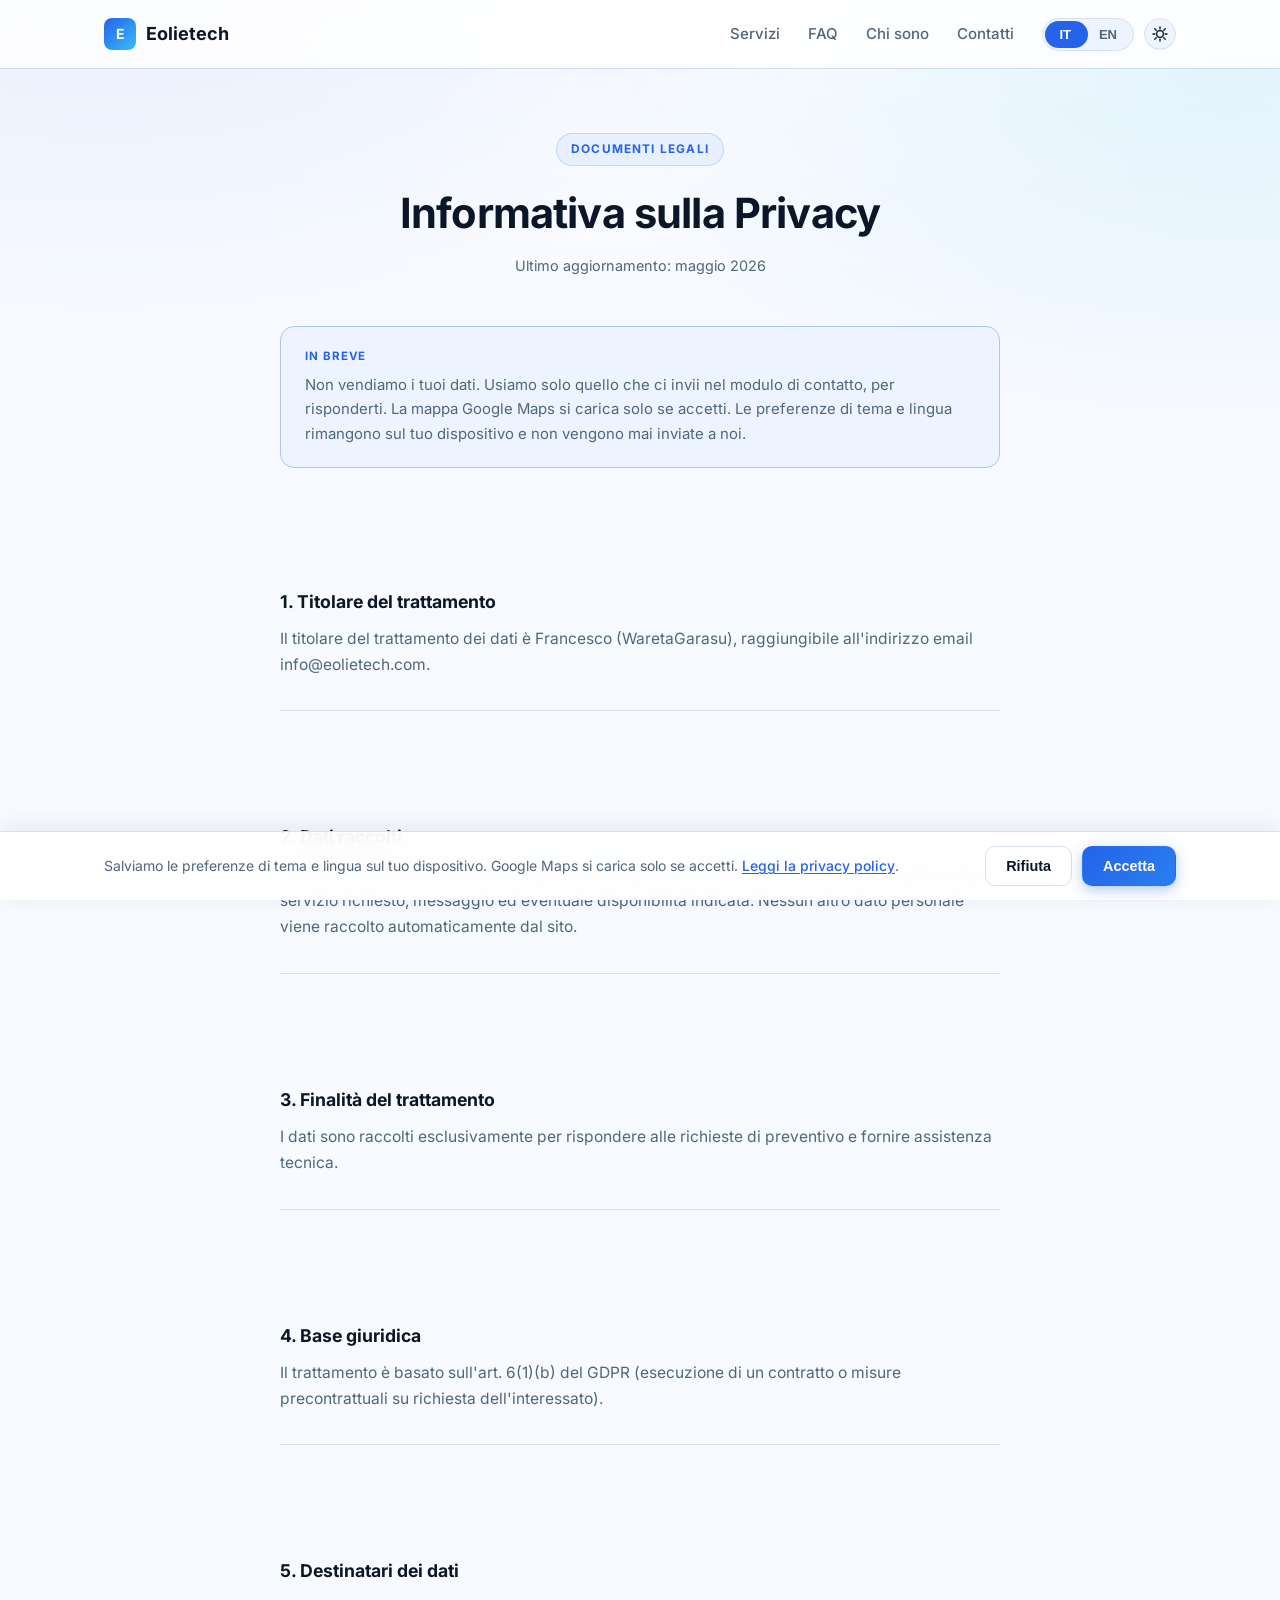
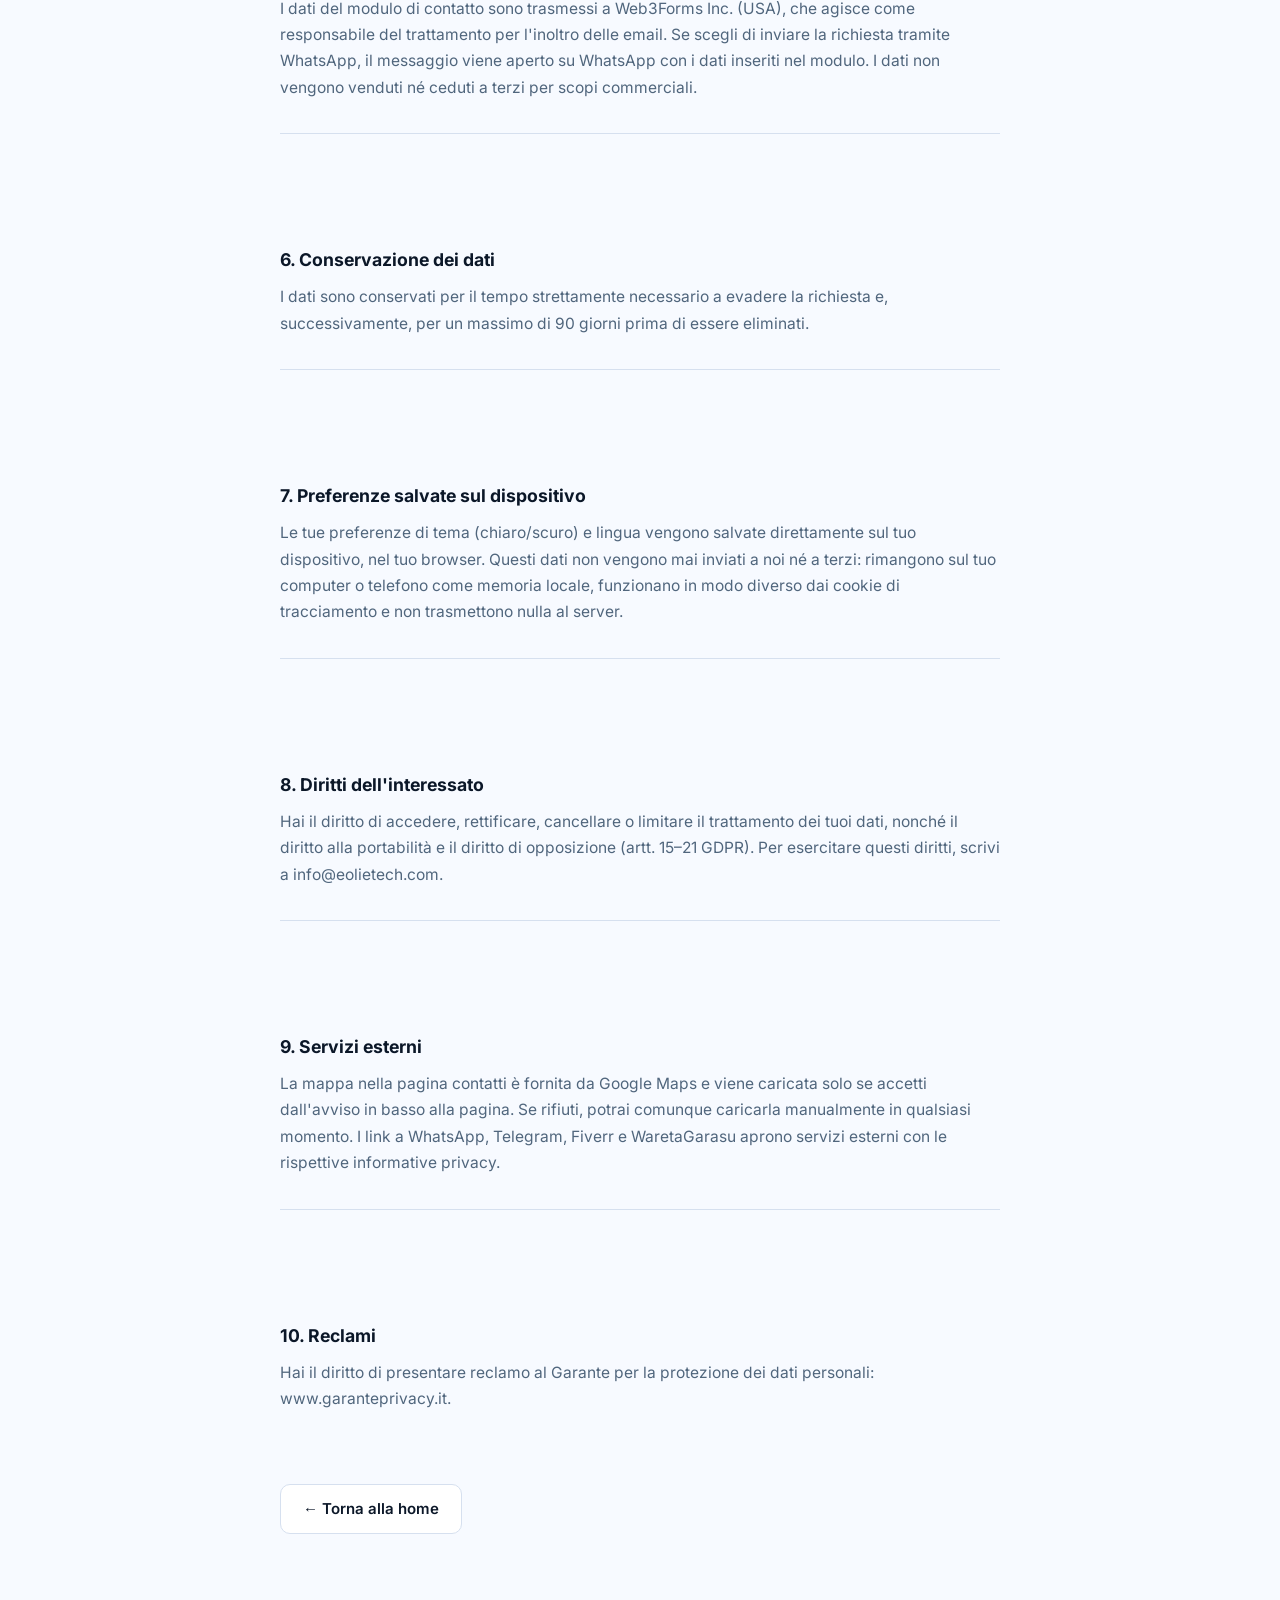
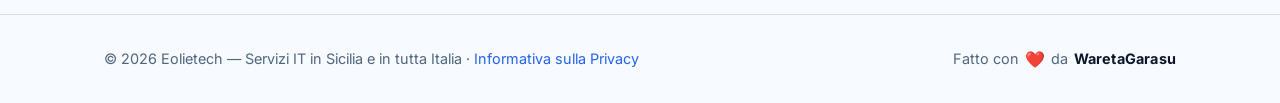
<file: privacy.html>
<!doctype html> <html lang="it"> <head> <meta charset="UTF-8"> <meta content="width=device-width,initial-scale=1,viewport-fit=cover" name="viewport"> <meta content="#ffffff" name="theme-color"> <meta content="light dark" name="color-scheme"> <meta content="noindex, follow" name="robots"> <title data-i18n="privacy.metaTitle">Informativa sulla Privacy — Eolietech</title> <meta content="Informativa sul trattamento dei dati personali raccolti tramite il sito eolietech.com." name="description" data-i18n="privacy.metaDesc"> <link href="/source/fonts/inter-latin.woff2" rel="preload" type="font/woff2" as="font" crossorigin> <link href="/source/img/favicon.svg" rel="icon" type="image/svg+xml"> <link href="/source/site.webmanifest" rel="manifest"> <script>!function(){try{var e=localStorage.getItem("theme"),t=window.matchMedia("(prefers-color-scheme: dark)").matches,a="light"===e||"dark"===e?e:t?"dark":"light";document.documentElement.setAttribute("data-theme",a);var r=document.querySelector('meta[name="theme-color"]');r&&r.setAttribute("content","dark"===a?"#050a16":"#ffffff")}catch(e){}}()</script> <link href="/source/style.min.css" rel="stylesheet"> </head> <body> <noscript> <div class="noscript-banner"> <strong>JavaScript disabilitato.</strong> Alcune funzioni (cambio lingua, menu mobile) non sono disponibili. Contattami direttamente su WhatsApp <a href="https://wa.me/393518579386">+39 351 857 9386</a> o via email <a href="mailto:info@eolietech.com">info@eolietech.com</a>. <span class="sep">·</span> <strong>JavaScript is disabled.</strong> Some features (language switcher, mobile menu) won't work. Reach me on WhatsApp at <a href="https://wa.me/393518579386">+39 351 857 9386</a> or email <a href="mailto:info@eolietech.com">info@eolietech.com</a>. </div> </noscript> <header> <div class="container nav"> <a href="/" class="brand"> <span class="brand-mark">E</span> <span data-i18n="brand.name">Eolietech</span> </a> <nav class="nav-links" id="navLinks"> <div class="nav-drawer-panel"> <p data-i18n="nav.drawerEyebrow" class="nav-drawer-eyebrow">Navigazione</p> <p data-i18n="nav.drawerTitle" class="nav-drawer-title">Scegli una sezione</p> <div class="nav-drawer-list"> <a href="/#services" class="nav-drawer-link"> <span class="nav-drawer-link-icon" aria-hidden="true"> <svg viewBox="0 0 24 24" fill="none" stroke="currentColor" stroke-linecap="round" stroke-linejoin="round" stroke-width="2"> <path d="M12 2 2 7l10 5 10-5-10-5Z"></path> <path d="M2 17 12 22l10-5"></path> <path d="M2 12 12 17l10-5"></path> </svg> </span> <span class="nav-drawer-link-label" data-i18n="nav.services">Servizi</span> </a> <a href="/#faq" class="nav-drawer-link"> <span class="nav-drawer-link-icon" aria-hidden="true"> <svg viewBox="0 0 24 24" fill="none" stroke="currentColor" stroke-linecap="round" stroke-linejoin="round" stroke-width="2"> <circle cx="12" cy="12" r="10"></circle> <path d="M9.09 9a3 3 0 0 1 5.82 1c0 2-3 3-3 3"></path> <path d="M12 17h.01"></path> </svg> </span> <span class="nav-drawer-link-label" data-i18n="nav.faq">FAQ</span> </a> <a href="/#about" class="nav-drawer-link"> <span class="nav-drawer-link-icon" aria-hidden="true"> <svg viewBox="0 0 24 24" fill="none" stroke="currentColor" stroke-linecap="round" stroke-linejoin="round" stroke-width="2"> <path d="M20 21v-2a4 4 0 0 0-4-4H8a4 4 0 0 0-4 4v2"></path> <circle cx="12" cy="7" r="4"></circle> </svg> </span> <span class="nav-drawer-link-label" data-i18n="nav.about">Chi sono</span> </a> <a href="/#contact" class="nav-drawer-link"> <span class="nav-drawer-link-icon" aria-hidden="true"> <svg viewBox="0 0 24 24" fill="none" stroke="currentColor" stroke-linecap="round" stroke-linejoin="round" stroke-width="2"> <rect height="14" rx="2" width="18" x="3" y="5"></rect> <path d="m3 7 9 6 9-6"></path> </svg> </span> <span class="nav-drawer-link-label" data-i18n="nav.contact">Contatti</span> </a> </div> </div> <div class="nav-controls"> <div class="lang-toggle" aria-label="Language" role="group"> <button class="active" aria-label="Italiano" data-lang="it">IT</button> <button aria-label="English" data-lang="en">EN</button> </div> <button class="theme-toggle" id="themeToggle" type="button" aria-label="Attiva tema scuro" data-i18n-aria="nav.themeToggle" aria-pressed="false"> <svg viewBox="0 0 24 24" aria-hidden="true" focusable="false" class="theme-icon sun"> <circle cx="12" cy="12" r="5"></circle> <line x1="12" x2="12" y1="1.5" y2="4.5"></line> <line x1="12" x2="12" y1="19.5" y2="22.5"></line> <line x1="1.5" x2="4.5" y1="12" y2="12"></line> <line x1="19.5" x2="22.5" y1="12" y2="12"></line> <line x1="4.22" x2="6.34" y1="4.22" y2="6.34"></line> <line x1="17.66" x2="19.78" y1="17.66" y2="19.78"></line> <line x1="4.22" x2="6.34" y1="19.78" y2="17.66"></line> <line x1="17.66" x2="19.78" y1="6.34" y2="4.22"></line> </svg> <svg viewBox="0 0 24 24" aria-hidden="true" focusable="false" class="theme-icon moon"> <path d="M21 12.79A9 9 0 1 1 11.21 3a7 7 0 1 0 9.79 9.79z"></path> </svg> </button> </div> </nav> <button class="menu-toggle" id="menuToggle" aria-label="Menu" aria-controls="navLinks" aria-expanded="false"> <span class="menu-icon" aria-hidden="true"> <span class="bar bar-1"></span> <span class="bar bar-2"></span> <span class="bar bar-3"></span> </span> </button> </div> </header> <main class="privacy-page"> <div class="container"> <div class="privacy-header"> <span class="eyebrow" data-i18n="privacy.eyebrow">Documenti legali</span> <h1 data-i18n="privacy.title">Informativa sulla Privacy</h1> <p data-i18n="privacy.lastUpdated" class="privacy-date">Ultimo aggiornamento: maggio 2026</p> </div> <div class="privacy-tldr"> <span class="privacy-tldr-eyebrow" data-i18n="privacy.tldr.eyebrow">In breve</span> <p data-i18n="privacy.tldr.text">Non vendiamo i tuoi dati. Usiamo solo quello che ci invii nel modulo di contatto, per risponderti. La mappa Google Maps si carica solo se accetti. Le preferenze di tema e lingua rimangono sul tuo dispositivo e non vengono mai inviate a noi.</p> </div> <div class="privacy-body"> <section class="privacy-section"> <h2 data-i18n="privacy.sec1.title">1. Titolare del trattamento</h2> <p data-i18n="privacy.sec1.text">Il titolare del trattamento dei dati è Francesco (WaretaGarasu), raggiungibile all'indirizzo email info@eolietech.com.</p> </section> <section class="privacy-section"> <h2 data-i18n="privacy.sec2.title">2. Dati raccolti</h2> <p data-i18n="privacy.sec2.text">Tramite il modulo di contatto raccogliamo: nome, indirizzo email o numero di telefono/WhatsApp, servizio richiesto, messaggio ed eventuale disponibilità indicata. Nessun altro dato personale viene raccolto automaticamente dal sito.</p> </section> <section class="privacy-section"> <h2 data-i18n="privacy.sec3.title">3. Finalità del trattamento</h2> <p data-i18n="privacy.sec3.text">I dati sono raccolti esclusivamente per rispondere alle richieste di preventivo e fornire assistenza tecnica.</p> </section> <section class="privacy-section"> <h2 data-i18n="privacy.sec4.title">4. Base giuridica</h2> <p data-i18n="privacy.sec4.text">Il trattamento è basato sull'art. 6(1)(b) del GDPR (esecuzione di un contratto o misure precontrattuali su richiesta dell'interessato).</p> </section> <section class="privacy-section"> <h2 data-i18n="privacy.sec5.title">5. Destinatari dei dati</h2> <p data-i18n="privacy.sec5.text">I dati del modulo di contatto sono trasmessi a Web3Forms Inc. (USA), che agisce come responsabile del trattamento per l'inoltro delle email. Se scegli di inviare la richiesta tramite WhatsApp, il messaggio viene aperto su WhatsApp con i dati inseriti nel modulo. I dati non vengono venduti né ceduti a terzi per scopi commerciali.</p> </section> <section class="privacy-section"> <h2 data-i18n="privacy.sec6.title">6. Conservazione dei dati</h2> <p data-i18n="privacy.sec6.text">I dati sono conservati per il tempo strettamente necessario a evadere la richiesta e, successivamente, per un massimo di 90 giorni prima di essere eliminati.</p> </section> <section class="privacy-section"> <h2 data-i18n="privacy.sec7.title">7. Cookie e localStorage</h2> <p data-i18n="privacy.sec7.text">Questo sito non utilizza cookie di tracciamento né cookie di terze parti. Le preferenze di tema (chiaro/scuro) e lingua sono salvate nel localStorage del browser — una tecnologia diversa dai cookie che non trasmette dati al server.</p> </section> <section class="privacy-section"> <h2 data-i18n="privacy.sec8.title">8. Diritti dell'interessato</h2> <p data-i18n="privacy.sec8.text">Hai il diritto di accedere, rettificare, cancellare o limitare il trattamento dei tuoi dati, nonché il diritto alla portabilità e il diritto di opposizione (art. 15–21 GDPR). Per esercitare questi diritti, scrivi a info@eolietech.com.</p> </section> <section class="privacy-section"> <h2 data-i18n="privacy.sec9.title">9. Servizi esterni</h2> <p data-i18n="privacy.sec9.text">La mappa nella pagina contatti è fornita da Google Maps e può caricare contenuti dai server di Google quando visualizzi quella sezione. I link a WhatsApp, Telegram, Fiverr e WaretaGarasu aprono servizi esterni con le rispettive informative privacy.</p> </section> <section class="privacy-section"> <h2 data-i18n="privacy.sec10.title">10. Reclami</h2> <p data-i18n="privacy.sec10.text">Hai il diritto di presentare reclamo al Garante per la protezione dei dati personali: www.garanteprivacy.it.</p> </section> <div class="privacy-back"> <a href="/" class="btn btn-secondary" data-i18n="privacy.back">← Torna alla home</a> </div> </div> </div> </main> <footer> <div class="container footer-content"> <div> © <span id="year"></span> <span data-i18n="brand.name">Eolietech</span> — <span data-i18n="footer.tagline">Servizi IT in Sicilia e in tutta Italia</span> · <a href="/privacy" data-i18n="footer.privacy">Informativa sulla Privacy</a> </div> <div class="footer-signature"> <span data-i18n="footer.built">Fatto con</span> <span class="heart" aria-hidden="true">❤️</span> <span data-i18n="footer.builtBy">da</span> <strong class="signature"> <a href="https://waretagarasu.com" rel="noopener" target="_blank">WaretaGarasu</a> </strong> </div> </div> </footer> <button class="scroll-top" id="scrollTop" type="button" aria-label="Torna su" data-i18n-aria="nav.scrollTop"> <svg viewBox="0 0 24 24" aria-hidden="true" focusable="false"> <polyline points="6 14 12 8 18 14"/> </svg> </button> <div class="cookie-banner" aria-label="Avviso sui cookie" role="region" data-i18n-aria="cookie.aria" id="cookieBanner"> <div class="container cookie-banner-inner"> <p class="cookie-banner-text" data-i18n-html="cookie.msg"> Salviamo le preferenze di tema e lingua sul tuo dispositivo. Google Maps si carica solo se accetti. <a href="/privacy">Leggi la privacy policy</a>. </p> <div class="cookie-banner-actions"> <button class="btn btn-secondary cookie-decline-btn" id="cookieDecline" type="button" data-i18n="cookie.decline">Rifiuta</button> <button class="btn btn-primary cookie-accept-btn" id="cookieAccept" type="button" data-i18n="cookie.accept">Accetta</button> </div> </div> </div> <script src="/source/script.min.js"></script> </body> </html>
</file>
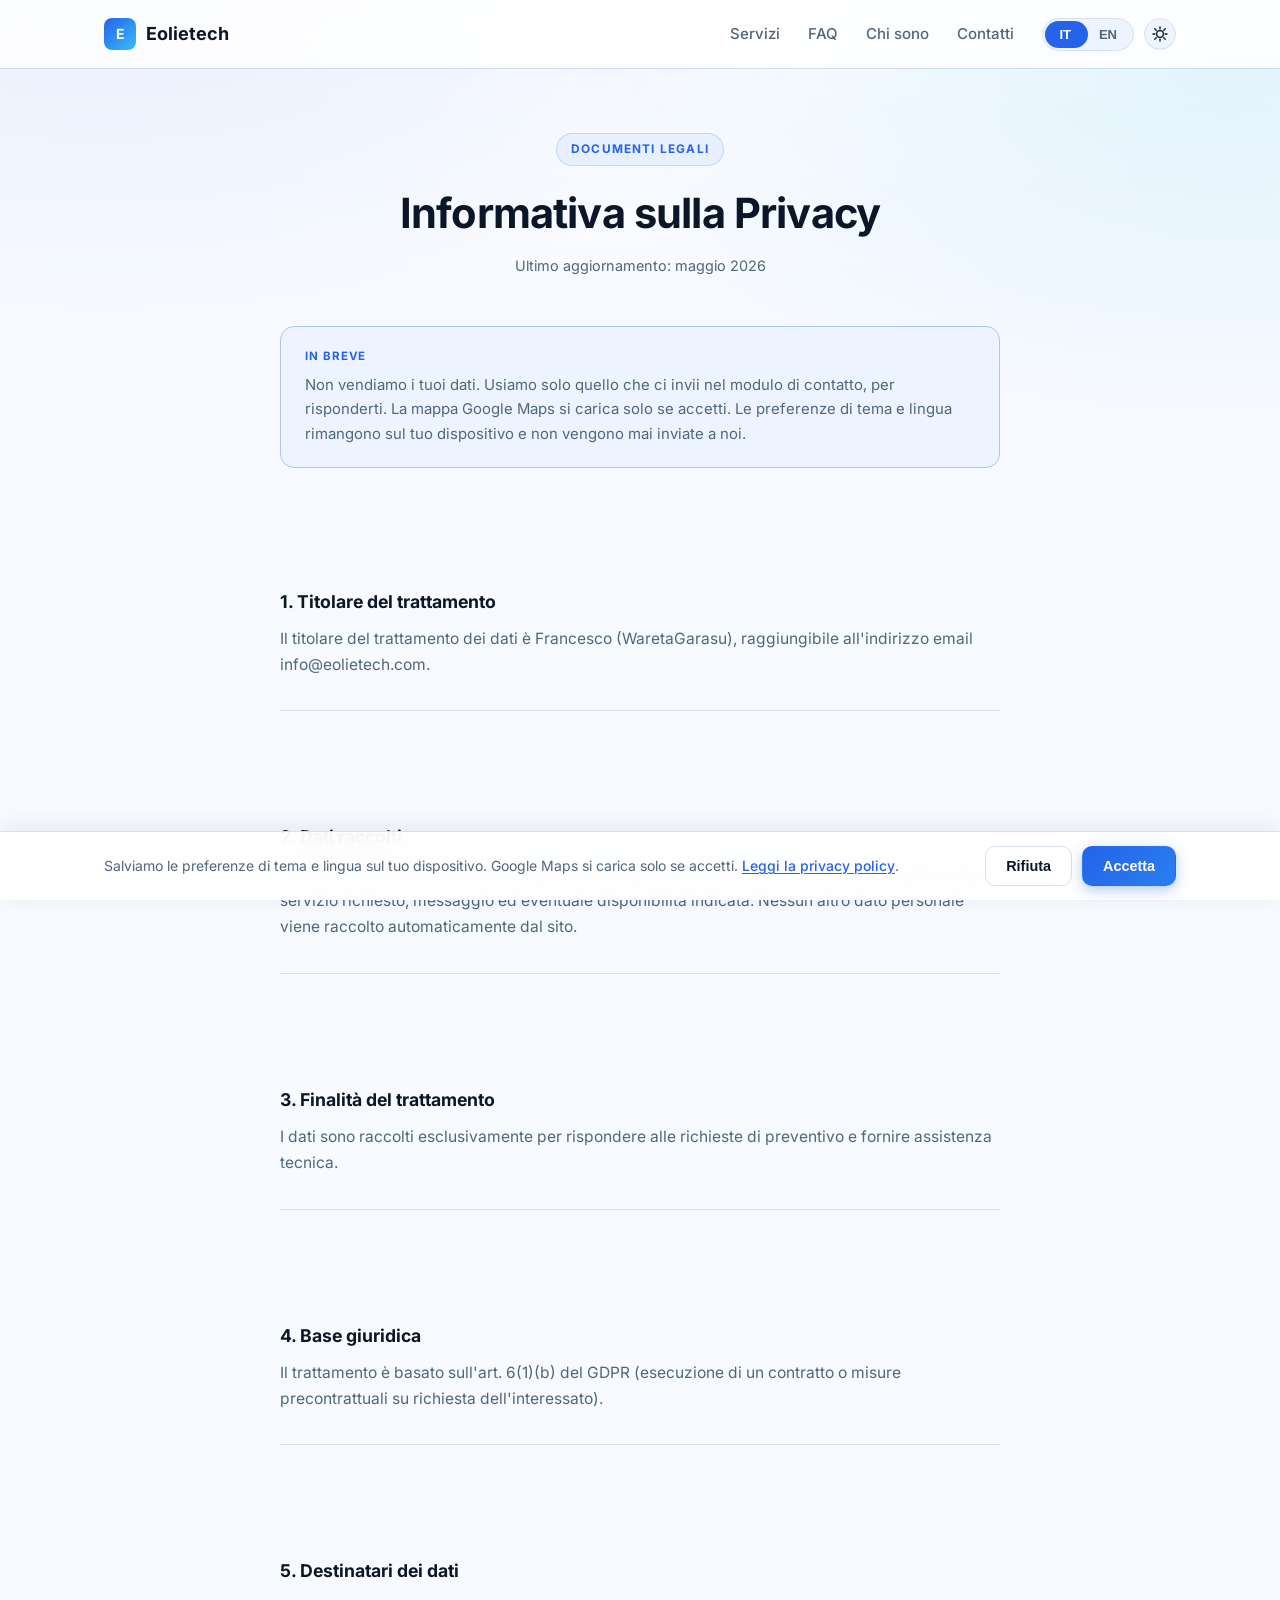
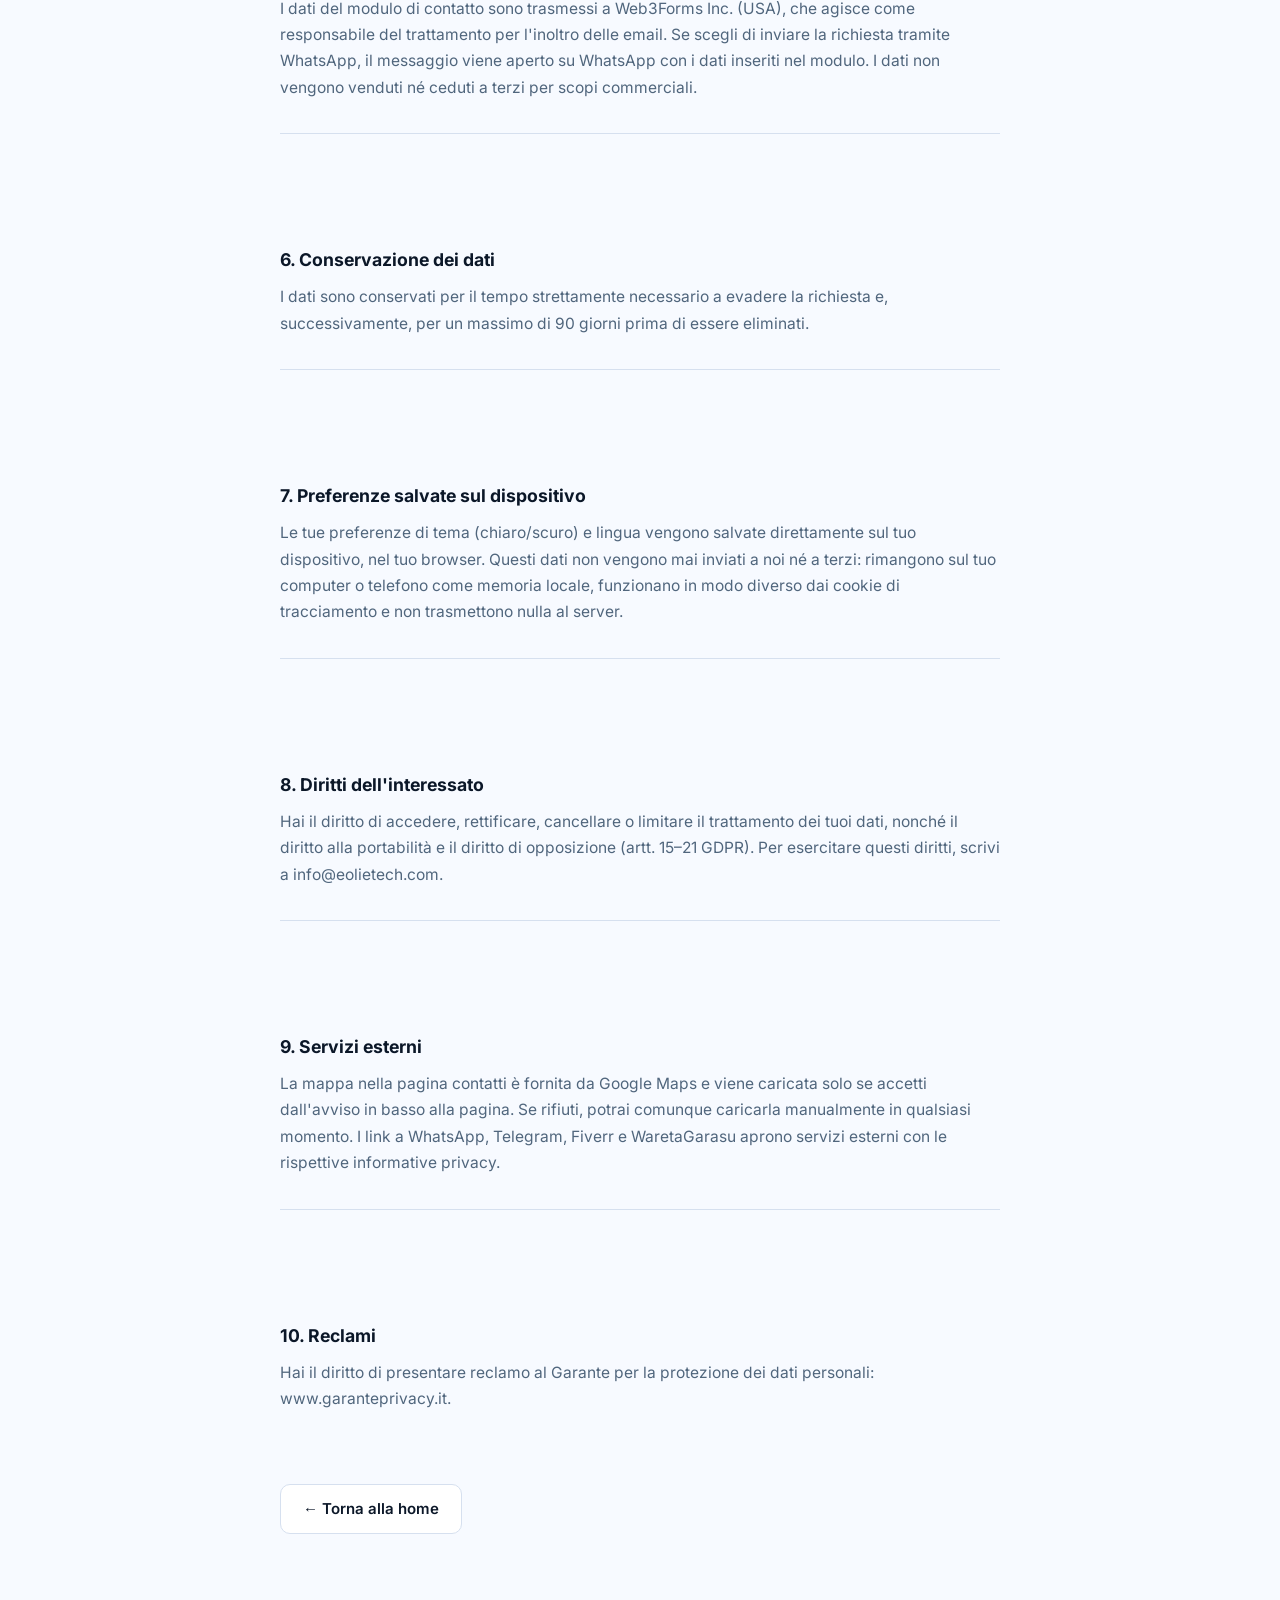
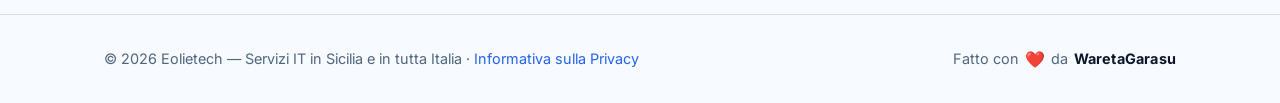
<file: source/privacy.html>
<!doctype html>
<html lang="it">
    <head>
        <meta charset="UTF-8" />
        <meta
            name="viewport"
            content="width=device-width, initial-scale=1.0, viewport-fit=cover"
        />
        <meta name="theme-color" content="#ffffff" />
        <meta name="color-scheme" content="light dark" />
        <meta name="robots" content="noindex, follow" />

        <title data-i18n="privacy.metaTitle">Informativa sulla Privacy — Eolietech</title>
        <meta
            name="description"
            data-i18n="privacy.metaDesc"
            content="Informativa sul trattamento dei dati personali raccolti tramite il sito eolietech.com."
        />

        <!-- Self-hosted Inter (variable woff2, Latin subset) — preloaded for early fetch -->
        <link
            rel="preload"
            href="/source/fonts/inter-latin.woff2"
            as="font"
            type="font/woff2"
            crossorigin
        />

        <!-- Favicon -->
        <link rel="icon" type="image/svg+xml" href="/source/img/favicon.svg" />
        <link rel="manifest" href="/source/site.webmanifest" />

        <script>
            (function () {
                try {
                    var stored = localStorage.getItem("theme");
                    var prefersDark = window.matchMedia(
                        "(prefers-color-scheme: dark)",
                    ).matches;
                    var theme = stored === "light" || stored === "dark"
                        ? stored
                        : prefersDark
                          ? "dark"
                          : "light";
                    document.documentElement.setAttribute("data-theme", theme);
                    var themeMeta = document.querySelector(
                        'meta[name="theme-color"]',
                    );
                    if (themeMeta) {
                        themeMeta.setAttribute(
                            "content",
                            theme === "dark" ? "#050a16" : "#ffffff",
                        );
                    }
                } catch (e) {}
            })();
        </script>
        <link rel="stylesheet" href="/source/style.min.css" />
    </head>
    <body>
        <noscript>
            <div class="noscript-banner">
                <strong>JavaScript disabilitato.</strong> Alcune funzioni (cambio
                lingua, menu mobile) non sono disponibili. Contattami direttamente
                su WhatsApp
                <a href="https://wa.me/393518579386">+39 351 857 9386</a> o via
                email
                <a href="mailto:info@eolietech.com">info@eolietech.com</a>.
                <span class="sep">·</span>
                <strong>JavaScript is disabled.</strong> Some features (language
                switcher, mobile menu) won't work. Reach me on WhatsApp at
                <a href="https://wa.me/393518579386">+39 351 857 9386</a> or
                email
                <a href="mailto:info@eolietech.com">info@eolietech.com</a>.
            </div>
        </noscript>
        <header>
            <div class="container nav">
                <a href="/" class="brand">
                    <span class="brand-mark">E</span>
                    <span data-i18n="brand.name">Eolietech</span>
                </a>
                <nav class="nav-links" id="navLinks">
                    <div class="nav-drawer-panel">
                        <p class="nav-drawer-eyebrow" data-i18n="nav.drawerEyebrow">Navigazione</p>
                        <p class="nav-drawer-title" data-i18n="nav.drawerTitle">Scegli una sezione</p>
                        <div class="nav-drawer-list">
                            <a class="nav-drawer-link" href="/#services">
                                <span class="nav-drawer-link-icon" aria-hidden="true">
                                    <svg viewBox="0 0 24 24" fill="none" stroke="currentColor" stroke-width="2" stroke-linecap="round" stroke-linejoin="round">
                                        <path d="M12 2 2 7l10 5 10-5-10-5Z"></path>
                                        <path d="M2 17 12 22l10-5"></path>
                                        <path d="M2 12 12 17l10-5"></path>
                                    </svg>
                                </span>
                                <span class="nav-drawer-link-label" data-i18n="nav.services">Servizi</span>
                            </a>
                            <a class="nav-drawer-link" href="/#faq">
                                <span class="nav-drawer-link-icon" aria-hidden="true">
                                    <svg viewBox="0 0 24 24" fill="none" stroke="currentColor" stroke-width="2" stroke-linecap="round" stroke-linejoin="round">
                                        <circle cx="12" cy="12" r="10"></circle>
                                        <path d="M9.09 9a3 3 0 0 1 5.82 1c0 2-3 3-3 3"></path>
                                        <path d="M12 17h.01"></path>
                                    </svg>
                                </span>
                                <span class="nav-drawer-link-label" data-i18n="nav.faq">FAQ</span>
                            </a>
                            <a class="nav-drawer-link" href="/#about">
                                <span class="nav-drawer-link-icon" aria-hidden="true">
                                    <svg viewBox="0 0 24 24" fill="none" stroke="currentColor" stroke-width="2" stroke-linecap="round" stroke-linejoin="round">
                                        <path d="M20 21v-2a4 4 0 0 0-4-4H8a4 4 0 0 0-4 4v2"></path>
                                        <circle cx="12" cy="7" r="4"></circle>
                                    </svg>
                                </span>
                                <span class="nav-drawer-link-label" data-i18n="nav.about">Chi sono</span>
                            </a>
                            <a class="nav-drawer-link" href="/#contact">
                                <span class="nav-drawer-link-icon" aria-hidden="true">
                                    <svg viewBox="0 0 24 24" fill="none" stroke="currentColor" stroke-width="2" stroke-linecap="round" stroke-linejoin="round">
                                        <rect x="3" y="5" width="18" height="14" rx="2"></rect>
                                        <path d="m3 7 9 6 9-6"></path>
                                    </svg>
                                </span>
                                <span class="nav-drawer-link-label" data-i18n="nav.contact">Contatti</span>
                            </a>
                        </div>
                    </div>
                    <div class="nav-controls">
                        <div class="lang-toggle" role="group" aria-label="Language">
                            <button data-lang="it" class="active" aria-label="Italiano">IT</button>
                            <button data-lang="en" aria-label="English">EN</button>
                        </div>
                        <button
                            id="themeToggle"
                            class="theme-toggle"
                            type="button"
                            aria-label="Attiva tema scuro"
                            data-i18n-aria="nav.themeToggle"
                            aria-pressed="false"
                        >
                            <svg
                                class="theme-icon sun"
                                viewBox="0 0 24 24"
                                aria-hidden="true"
                                focusable="false"
                            >
                                <circle cx="12" cy="12" r="5"></circle>
                                <line x1="12" y1="1.5" x2="12" y2="4.5"></line>
                                <line x1="12" y1="19.5" x2="12" y2="22.5"></line>
                                <line x1="1.5" y1="12" x2="4.5" y2="12"></line>
                                <line x1="19.5" y1="12" x2="22.5" y2="12"></line>
                                <line x1="4.22" y1="4.22" x2="6.34" y2="6.34"></line>
                                <line x1="17.66" y1="17.66" x2="19.78" y2="19.78"></line>
                                <line x1="4.22" y1="19.78" x2="6.34" y2="17.66"></line>
                                <line x1="17.66" y1="6.34" x2="19.78" y2="4.22"></line>
                            </svg>
                            <svg
                                class="theme-icon moon"
                                viewBox="0 0 24 24"
                                aria-hidden="true"
                                focusable="false"
                            >
                                <path d="M21 12.79A9 9 0 1 1 11.21 3a7 7 0 1 0 9.79 9.79z"></path>
                            </svg>
                        </button>
                    </div>
                </nav>
                <button
                    class="menu-toggle"
                    id="menuToggle"
                    aria-label="Menu"
                    aria-expanded="false"
                    aria-controls="navLinks"
                >
                    <span class="menu-icon" aria-hidden="true">
                        <span class="bar bar-1"></span>
                        <span class="bar bar-2"></span>
                        <span class="bar bar-3"></span>
                    </span>
                </button>
            </div>
        </header>

        <main class="privacy-page">
            <div class="container">
                <div class="privacy-header">
                    <span class="eyebrow" data-i18n="privacy.eyebrow">Documenti legali</span>
                    <h1 data-i18n="privacy.title">Informativa sulla Privacy</h1>
                    <p class="privacy-date" data-i18n="privacy.lastUpdated">Ultimo aggiornamento: maggio 2026</p>
                </div>

                <div class="privacy-tldr">
                    <span class="privacy-tldr-eyebrow" data-i18n="privacy.tldr.eyebrow">In breve</span>
                    <p data-i18n="privacy.tldr.text">Non vendiamo i tuoi dati. Usiamo solo quello che ci invii nel modulo di contatto, per risponderti. La mappa Google Maps si carica solo se accetti. Le preferenze di tema e lingua rimangono sul tuo dispositivo e non vengono mai inviate a noi.</p>
                </div>
                <div class="privacy-body">
                    <section class="privacy-section">
                        <h2 data-i18n="privacy.sec1.title">1. Titolare del trattamento</h2>
                        <p data-i18n="privacy.sec1.text">Il titolare del trattamento dei dati è Francesco (WaretaGarasu), raggiungibile all'indirizzo email info@eolietech.com.</p>
                    </section>

                    <section class="privacy-section">
                        <h2 data-i18n="privacy.sec2.title">2. Dati raccolti</h2>
                        <p data-i18n="privacy.sec2.text">Tramite il modulo di contatto raccogliamo: nome, indirizzo email o numero di telefono/WhatsApp, servizio richiesto, messaggio ed eventuale disponibilità indicata. Nessun altro dato personale viene raccolto automaticamente dal sito.</p>
                    </section>

                    <section class="privacy-section">
                        <h2 data-i18n="privacy.sec3.title">3. Finalità del trattamento</h2>
                        <p data-i18n="privacy.sec3.text">I dati sono raccolti esclusivamente per rispondere alle richieste di preventivo e fornire assistenza tecnica.</p>
                    </section>

                    <section class="privacy-section">
                        <h2 data-i18n="privacy.sec4.title">4. Base giuridica</h2>
                        <p data-i18n="privacy.sec4.text">Il trattamento è basato sull'art. 6(1)(b) del GDPR (esecuzione di un contratto o misure precontrattuali su richiesta dell'interessato).</p>
                    </section>

                    <section class="privacy-section">
                        <h2 data-i18n="privacy.sec5.title">5. Destinatari dei dati</h2>
                        <p data-i18n="privacy.sec5.text">I dati del modulo di contatto sono trasmessi a Web3Forms Inc. (USA), che agisce come responsabile del trattamento per l'inoltro delle email. Se scegli di inviare la richiesta tramite WhatsApp, il messaggio viene aperto su WhatsApp con i dati inseriti nel modulo. I dati non vengono venduti né ceduti a terzi per scopi commerciali.</p>
                    </section>

                    <section class="privacy-section">
                        <h2 data-i18n="privacy.sec6.title">6. Conservazione dei dati</h2>
                        <p data-i18n="privacy.sec6.text">I dati sono conservati per il tempo strettamente necessario a evadere la richiesta e, successivamente, per un massimo di 90 giorni prima di essere eliminati.</p>
                    </section>

                    <section class="privacy-section">
                        <h2 data-i18n="privacy.sec7.title">7. Cookie e localStorage</h2>
                        <p data-i18n="privacy.sec7.text">Questo sito non utilizza cookie di tracciamento né cookie di terze parti. Le preferenze di tema (chiaro/scuro) e lingua sono salvate nel localStorage del browser — una tecnologia diversa dai cookie che non trasmette dati al server.</p>
                    </section>

                    <section class="privacy-section">
                        <h2 data-i18n="privacy.sec8.title">8. Diritti dell'interessato</h2>
                        <p data-i18n="privacy.sec8.text">Hai il diritto di accedere, rettificare, cancellare o limitare il trattamento dei tuoi dati, nonché il diritto alla portabilità e il diritto di opposizione (art. 15–21 GDPR). Per esercitare questi diritti, scrivi a info@eolietech.com.</p>
                    </section>

                    <section class="privacy-section">
                        <h2 data-i18n="privacy.sec9.title">9. Servizi esterni</h2>
                        <p data-i18n="privacy.sec9.text">La mappa nella pagina contatti è fornita da Google Maps e può caricare contenuti dai server di Google quando visualizzi quella sezione. I link a WhatsApp, Telegram, Fiverr e WaretaGarasu aprono servizi esterni con le rispettive informative privacy.</p>
                    </section>

                    <section class="privacy-section">
                        <h2 data-i18n="privacy.sec10.title">10. Reclami</h2>
                        <p data-i18n="privacy.sec10.text">Hai il diritto di presentare reclamo al Garante per la protezione dei dati personali: www.garanteprivacy.it.</p>
                    </section>

                    <div class="privacy-back">
                        <a href="/" class="btn btn-secondary" data-i18n="privacy.back">← Torna alla home</a>
                    </div>
                </div>
            </div>
        </main>

        <footer>
            <div class="container footer-content">
                <div>
                    © <span id="year"></span>
                    <span data-i18n="brand.name">Eolietech</span> —
                    <span data-i18n="footer.tagline">Servizi IT in Sicilia e in tutta Italia</span>
                    · <a href="/privacy" data-i18n="footer.privacy">Informativa sulla Privacy</a>
                </div>
                <div class="footer-signature">
                    <span data-i18n="footer.built">Fatto con</span>
                    <span class="heart" aria-hidden="true">❤️</span>
                    <span data-i18n="footer.builtBy">da</span>
                    <strong class="signature">
                        <a href="https://waretagarasu.com" target="_blank" rel="noopener">WaretaGarasu</a>
                    </strong>
                </div>
            </div>
        </footer>

        <button
            class="scroll-top"
            id="scrollTop"
            type="button"
            aria-label="Torna su"
            data-i18n-aria="nav.scrollTop"
        >
            <svg viewBox="0 0 24 24" aria-hidden="true" focusable="false">
                <polyline points="6 14 12 8 18 14" />
            </svg>
        </button>
        <div id="cookieBanner" class="cookie-banner" role="region" aria-label="Avviso sui cookie" data-i18n-aria="cookie.aria">
            <div class="container cookie-banner-inner">
                <p class="cookie-banner-text" data-i18n-html="cookie.msg">
                    Salviamo le preferenze di tema e lingua sul tuo dispositivo. Google Maps si carica solo se accetti. <a href="/privacy">Leggi la privacy policy</a>.
                </p>
                <div class="cookie-banner-actions">
                    <button id="cookieDecline" class="btn btn-secondary cookie-decline-btn" type="button" data-i18n="cookie.decline">Rifiuta</button>
                    <button id="cookieAccept" class="btn btn-primary cookie-accept-btn" type="button" data-i18n="cookie.accept">Accetta</button>
                </div>
            </div>
        </div>
        <script src="/source/script.min.js"></script>
    </body>
</html>
</file>
<file: source/style.min.css>
@font-face{font-family:'Inter';font-style:normal;font-weight:100 900;font-display:swap;src:url('fonts/inter-latin.woff2') format('woff2-variations'),url('fonts/inter-latin.woff2') format('woff2');unicode-range:U+0000-00FF,U+0131,U+0152-0153,U+02BB-02BC,U+02C6,U+02DA,U+02DC,U+0304,U+0308,U+0329,U+2000-206F,U+2074,U+20AC,U+2122,U+2191,U+2193,U+2212,U+2215,U+FEFF,U+FFFD}:root{--bg:#f7faff;--bg-soft:#edf4ff;--surface:#fff;--surface-soft:#f5f8ff;--text:#0b1728;--text-muted:#50667d;--border:#d6e0ef;--accent:#2563eb;--accent-hover:#1d4ed8;--accent-soft:#e8f0ff;--success:#16a34a;--shadow:0 1px 2px rgba(11,23,40,0.04),0 18px 50px rgba(32,74,128,0.12);--shadow-card:0 1px 2px rgba(11,23,40,0.04),0 14px 38px rgba(32,74,128,0.10);--hero-glow-secondary:rgba(125,211,252,0.55);--page-glow-a:rgba(37,99,235,0.11);--page-glow-b:rgba(14,165,233,0.10);--page-glow-c:rgba(255,255,255,0.74);--shell:rgba(255,255,255,0.72);--shell-border:rgba(173,190,213,0.46);--radius:14px;--max-width:1120px}[data-theme="dark"]{--bg:#06101f;--bg-soft:#09172b;--surface:#10213a;--surface-soft:#0b1a31;--text:#e8f1ff;--text-muted:#98abc3;--border:#203854;--accent:#6aa7ff;--accent-hover:#93c5fd;--accent-soft:rgba(106,167,255,0.16);--shadow:0 1px 0 rgba(255,255,255,0.03),0 28px 70px rgba(0,0,0,0.38);--shadow-card:0 0 0 1px rgba(255,255,255,0.035),0 18px 52px rgba(0,0,0,0.32);--hero-glow-secondary:rgba(56,189,248,0.11);--page-glow-a:rgba(37,99,235,0.18);--page-glow-b:rgba(14,165,233,0.12);--page-glow-c:rgba(15,23,42,0.62);--shell:rgba(12,27,50,0.78);--shell-border:rgba(117,154,204,0.18)}*{box-sizing:border-box}html{scroll-behavior:smooth;-webkit-text-size-adjust:100%;text-size-adjust:100%}body{margin:0;font-family:'Inter',-apple-system,BlinkMacSystemFont,'Segoe UI',Roboto,sans-serif;color:var(--text);background:radial-gradient(1200px 620px at 8% -8%,var(--page-glow-a),transparent 64%),radial-gradient(980px 520px at 96% 8%,var(--page-glow-b),transparent 68%),linear-gradient(180deg,var(--page-glow-c) 0,transparent 34%),var(--bg);background-attachment:fixed;line-height:1.6;min-height:100vh;display:flex;flex-direction:column;-webkit-font-smoothing:antialiased;text-rendering:optimizeLegibility;overflow-x:hidden}body.menu-open{overflow:hidden}a,button,.btn,input,select,textarea,.lang-toggle button,.menu-toggle,.service-card{-webkit-tap-highlight-color:transparent;touch-action:manipulation}a{color:var(--accent);text-decoration:none}a:hover{color:var(--accent-hover)}a:focus-visible,.btn:focus-visible{outline:2px solid var(--accent);outline-offset:3px;border-radius:8px}.container{max-width:var(--max-width);margin:0 auto;padding:0 24px;padding-left:max(24px,env(safe-area-inset-left));padding-right:max(24px,env(safe-area-inset-right))}header{position:sticky;top:0;z-index:50;border-bottom:1px solid var(--shell-border);background:transparent}header::before{content:"";position:absolute;inset:0;z-index:0;background:color-mix(in srgb,var(--surface) 86%,transparent);backdrop-filter:blur(18px);-webkit-backdrop-filter:blur(18px);pointer-events:none}.nav{position:relative;z-index:1;display:flex;align-items:center;justify-content:space-between;height:68px;--nav-bar-height:68px}.brand{display:flex;align-items:center;gap:10px;font-weight:700;font-size:18px;color:var(--text)}.brand-mark{width:32px;height:32px;border-radius:8px;background:linear-gradient(135deg,var(--accent),#38bdf8);display:grid;place-items:center;color:#fff;font-weight:700;font-size:14px}.nav-links{display:flex;gap:28px;align-items:center}.nav-controls{display:inline-flex;align-items:center;gap:10px}.nav-links a{color:var(--text-muted);font-size:15px;font-weight:500}.nav-links a:hover{color:var(--text)}@media(min-width:821px){.nav-drawer-panel,.nav-drawer-list{display:contents}.nav-drawer-eyebrow,.nav-drawer-title{display:none}.nav-drawer-link-icon{display:none}}.lang-toggle{position:relative;display:inline-flex;border:1px solid var(--border);border-radius:999px;overflow:clip;background:var(--bg-soft);padding:2px}.lang-toggle::before{content:"";position:absolute;top:2px;left:2px;width:calc(50% - 2px);height:calc(100% - 4px);border-radius:999px;background:var(--accent);transform:translateX(0);transition:transform .24s ease;will-change:transform}.lang-toggle button{position:relative;z-index:1;border:0;background:transparent;padding:6px 14px;font-size:13px;font-weight:600;color:var(--text-muted);cursor:pointer;transition:color .18s ease,transform .18s ease}.lang-toggle button.active{color:#fff;animation:langTogglePop .2s ease}.lang-toggle[data-active-lang="en"]::before{transform:translateX(100%)}.lang-toggle button:not(.active):hover{color:var(--text);transform:translateY(-1px)}.lang-toggle button:focus-visible{outline:2px solid var(--accent);outline-offset:2px;border-radius:999px}@keyframes langTogglePop{0%{transform:scale(1)}50%{transform:scale(1.05)}100%{transform:scale(1)}}.theme-toggle{position:relative;width:32px;height:32px;border-radius:999px;border:1px solid var(--border);background:var(--bg-soft);color:var(--text);display:inline-grid;place-items:center;cursor:pointer;transition:border-color .18s ease,background-color .18s ease,transform .18s ease}.theme-toggle:hover{transform:translateY(-1px);border-color:var(--accent)}.theme-toggle:focus-visible{outline:2px solid var(--accent);outline-offset:2px}.theme-icon{position:absolute;width:16px;height:16px;fill:none;stroke:currentColor;stroke-width:2;stroke-linecap:round;stroke-linejoin:round;transition:transform .24s ease,opacity .24s ease}.theme-icon.moon{opacity:0;transform:rotate(35deg) scale(0.75)}[data-theme="dark"] .theme-icon.sun{opacity:0;transform:rotate(-35deg) scale(0.75)}[data-theme="dark"] .theme-icon.moon{opacity:1;transform:rotate(0) scale(1)}.menu-toggle{display:none;align-items:center;justify-content:center;width:40px;height:40px;padding:0;background:0;border:1px solid transparent;border-radius:10px;cursor:pointer;color:var(--text);transition:border-color .18s ease,background .18s ease}.menu-toggle:hover{border-color:var(--border);background:var(--bg-soft)}.menu-toggle:focus-visible{outline:2px solid var(--accent);outline-offset:2px;border-radius:10px}.menu-icon{display:flex;flex-direction:column;gap:4px;width:18px;pointer-events:none}.bar{display:block;width:18px;height:2px;background:currentColor;border-radius:2px;transition:transform .28s cubic-bezier(0.4,0,0.2,1),opacity .2s ease;transform-origin:center}.scroll-top{position:fixed;right:20px;bottom:max(20px,env(safe-area-inset-bottom)+10px);width:44px;height:44px;border-radius:50%;border:0;background:linear-gradient(135deg,var(--accent),#38bdf8);color:#fff;display:grid;place-items:center;cursor:pointer;box-shadow:0 8px 20px color-mix(in srgb,var(--accent) 38%,transparent);opacity:0;visibility:hidden;transform:translateY(12px);pointer-events:none;transition:opacity .2s ease,transform .2s ease,background .2s ease,visibility 0s .2s;z-index:45}.scroll-top.visible{opacity:1;visibility:visible;transform:translateY(0);pointer-events:auto;transition:opacity .2s ease,transform .2s ease,background .2s ease,visibility 0s 0s}body.menu-open .scroll-top{opacity:0;visibility:hidden;transform:translateY(12px);pointer-events:none}.scroll-top:hover{background:linear-gradient(135deg,var(--accent-hover),#0ea5e9)}.scroll-top:focus-visible{outline:2px solid var(--accent);outline-offset:3px}.scroll-top svg{width:20px;height:20px;stroke:#fff;stroke-width:2.5;fill:none;stroke-linecap:round;stroke-linejoin:round}.hero{padding:96px 0 72px;background:radial-gradient(1200px 560px at 10% -16%,color-mix(in srgb,var(--accent-soft) 78%,transparent),transparent 64%),radial-gradient(820px 420px at 90% 4%,var(--hero-glow-secondary),transparent 68%)}.hero h1{font-size:clamp(2rem,4.5vw,3.4rem);line-height:1.1;margin:0 0 20px;letter-spacing:-.02em}.hero h1 .accent{color:var(--accent)}.hero p.lead{font-size:1.15rem;color:var(--text-muted);max-width:640px;margin:0 0 32px}.hero-actions{display:flex;gap:12px;flex-wrap:wrap}.btn{display:inline-flex;align-items:center;gap:8px;padding:12px 22px;border-radius:10px;font-weight:600;font-size:15px;cursor:pointer;transition:all .15s ease;border:1px solid transparent}.btn-primary{background:linear-gradient(135deg,var(--accent),color-mix(in srgb,var(--accent) 70%,#38bdf8));color:#fff;box-shadow:0 4px 14px color-mix(in srgb,var(--accent) 35%,transparent)}.btn-primary:hover{background:linear-gradient(135deg,var(--accent-hover),color-mix(in srgb,var(--accent-hover) 70%,#38bdf8));color:#fff;box-shadow:0 6px 20px color-mix(in srgb,var(--accent) 45%,transparent);transform:translateY(-1px)}.btn-secondary{background:var(--surface);color:var(--text);border-color:var(--border)}.btn-secondary:hover{border-color:var(--text-muted)}.btn-whatsapp{background:#25d366;color:#fff}.btn-whatsapp:hover{background:#1ebe57;color:#fff}.btn:active{transform:scale(0.97)}.btn:disabled,.btn[aria-disabled="true"]{cursor:not-allowed;opacity:.55;transform:none;box-shadow:none}.btn-primary:disabled,.btn-primary[aria-disabled="true"]{background:color-mix(in srgb,var(--text-muted) 34%,var(--border));color:color-mix(in srgb,var(--surface) 88%,var(--text-muted))}.lang-toggle button:active{opacity:.85}.hero-meta{margin-top:28px;display:flex;gap:28px;flex-wrap:wrap;color:var(--text-muted);font-size:14px}.hero-meta>span{display:inline-flex;align-items:center;gap:6px;color:var(--accent)}.hero-meta>span>span{color:var(--text-muted)}section{padding:80px 0;background:transparent}section[id]{scroll-margin-top:88px}@media(max-width:480px){section[id]{scroll-margin-top:78px}}.section-head{text-align:center;max-width:680px;margin:0 auto 56px}.eyebrow{display:inline-block;font-size:.74rem;font-weight:700;text-transform:uppercase;letter-spacing:.10em;color:var(--accent);background:var(--accent-soft);padding:6px 14px;border-radius:999px;margin-bottom:14px;border:1px solid color-mix(in srgb,var(--accent) 20%,transparent)}.section-head h2{font-size:clamp(1.6rem,3vw,2.2rem);margin:0 0 12px;letter-spacing:-.01em}.section-head p{color:var(--text-muted);margin:0;font-size:1.05rem}#services{background:transparent}.services-grid{display:grid;grid-template-columns:repeat(3,minmax(0,1fr));gap:26px;align-items:stretch}.service-card{position:relative;display:flex;flex-direction:column;background:linear-gradient(180deg,color-mix(in srgb,var(--accent-soft) 22%,transparent),transparent 120px),var(--surface);border:1px solid var(--border);border-radius:20px;padding:32px 28px;min-height:430px;transition:all .2s ease;box-shadow:var(--shadow-card);overflow:hidden}.service-card:hover{transform:translateY(-4px);box-shadow:var(--shadow);border-color:var(--accent)}.service-card::before{content:"";position:absolute;top:0;left:0;right:0;height:3px;background:linear-gradient(90deg,var(--accent),#38bdf8);border-radius:20px 20px 0 0;opacity:0;transition:opacity .2s ease}.service-card:hover::before{opacity:1}.service-icon{width:48px;height:48px;border-radius:12px;background:var(--accent-soft);color:var(--accent);display:grid;place-items:center;margin-bottom:20px;transition:background .2s ease,color .2s ease}.service-icon svg{width:24px;height:24px}.service-card:hover .service-icon{background:var(--accent);color:#fff}.service-card h3{font-size:1.25rem;margin:0 0 10px;min-height:2.65em;line-height:1.25;display:flex;align-items:flex-end}.service-card p{color:var(--text-muted);margin:0 0 16px;font-size:.97rem;min-height:7.4em}.service-card ul{margin:0;padding-left:18px;color:var(--text-muted);font-size:.92rem;line-height:1.58}.service-card ul li{margin-bottom:6px}.about{background:transparent}.about-grid{display:grid;grid-template-columns:1fr 1fr;gap:56px;align-items:center}.about-text h2{font-size:clamp(1.6rem,3vw,2.2rem);margin:0 0 16px;letter-spacing:-.01em}.about-text p{color:var(--text-muted);margin:0 0 14px;font-size:1.02rem}.stats{display:grid;grid-template-columns:repeat(2,1fr);gap:16px;margin-top:24px}.stat-card{background:var(--surface);border:1px solid var(--border);border-radius:var(--radius);padding:20px;text-align:center;box-shadow:var(--shadow-card)}.stat-card .num{font-size:1.8rem;font-weight:700;color:var(--accent);display:block;line-height:1;margin-bottom:6px}.stat-card .label{font-size:.85rem;color:var(--text-muted);font-weight:500}.about-why-card{position:relative;overflow:hidden;background:var(--surface);border:1px solid var(--border);border-radius:var(--radius);padding:32px 28px;transition:all .2s ease;box-shadow:var(--shadow-card)}.about-why-card::before{content:"";position:absolute;top:0;left:0;right:0;height:3px;background:linear-gradient(90deg,var(--accent),#38bdf8);border-radius:var(--radius) var(--radius) 0 0}.about-why-card h3{margin:0 0 16px;font-size:1.1rem}.about-why-card ul{padding-left:18px;color:var(--text-muted);line-height:1.9;margin:0}#contact{position:relative;background:transparent;overflow:hidden}.contact-hub{position:relative;padding:16px;border:1px solid var(--shell-border);border-radius:34px;background:radial-gradient(520px 320px at 16% 10%,color-mix(in srgb,var(--accent-soft) 62%,transparent),transparent 72%),linear-gradient(145deg,color-mix(in srgb,var(--shell) 94%,var(--surface)),color-mix(in srgb,var(--surface) 72%,transparent));box-shadow:var(--shadow);overflow:hidden}.contact-hub::before{content:"";position:absolute;inset:0;border-radius:inherit;background:linear-gradient(180deg,rgba(255,255,255,0.26),transparent 38%);pointer-events:none}[data-theme="dark"] .contact-hub::before{background:linear-gradient(180deg,rgba(255,255,255,0.05),transparent 38%)}.contact-wrapper{position:relative;z-index:1;display:grid;grid-template-columns:minmax(0,.9fr) minmax(360px,1fr);align-items:start;gap:16px}.contact-info{position:relative;z-index:1;align-self:start;padding:12px;border-radius:22px;border:1px solid color-mix(in srgb,var(--border) 70%,transparent);background:color-mix(in srgb,var(--surface-soft) 76%,transparent)}.contact-info ul{list-style:none;padding:0;margin:0;display:grid;gap:8px}.contact-info li{display:flex;gap:12px;align-items:flex-start;padding:12px;border:1px solid color-mix(in srgb,var(--border) 72%,transparent);border-radius:16px;background:color-mix(in srgb,var(--surface) 84%,transparent)}.contact-info .icon{width:38px;height:38px;border-radius:13px;background:linear-gradient(135deg,color-mix(in srgb,var(--accent) 16%,transparent),color-mix(in srgb,#38bdf8 14%,transparent));color:var(--accent);display:grid;place-items:center;flex-shrink:0}.contact-info .icon svg{width:18px;height:18px}.contact-info .fiverr-icon{font-weight:800;font-size:1rem;letter-spacing:-.08em;text-transform:lowercase}.contact-info .label{font-size:.76rem;color:var(--text-muted);text-transform:uppercase;letter-spacing:.06em;margin-bottom:2px}.contact-info .value{font-size:.95rem;color:var(--text);font-weight:500}.contact-info .value a{color:var(--text)}.contact-info .value a:hover{color:var(--accent)}.contact-info .value a:focus-visible,.form-gdpr a:focus-visible{color:var(--accent);outline:2px solid var(--accent);outline-offset:3px;border-radius:6px}.contact-note{margin-top:12px;padding:18px;border:1px solid color-mix(in srgb,var(--border) 68%,transparent);border-radius:18px;background:radial-gradient(220px 130px at 8% 12%,color-mix(in srgb,var(--accent-soft) 82%,transparent),transparent 72%),color-mix(in srgb,var(--surface) 76%,transparent)}.contact-note h4{margin:0 0 8px;font-size:.98rem;letter-spacing:-.01em}.contact-note p{margin:0;color:var(--text-muted);font-size:.88rem;line-height:1.55}.contact-note-tags{display:flex;flex-wrap:wrap;gap:6px;margin-top:14px}.contact-note-tags span{display:inline-flex;align-items:center;min-height:28px;padding:4px 10px;border-radius:999px;background:var(--accent-soft);color:var(--accent);font-size:.74rem;font-weight:700}.lang-pill{display:inline-block;background:var(--accent-soft);color:var(--accent);font-size:.78rem;font-weight:600;padding:3px 10px;border-radius:999px;margin-right:6px;margin-top:2px}.response-badge{display:inline-flex;align-items:center;gap:6px;background:#dcfce7;color:#15803d;font-size:.85rem;font-weight:600;padding:4px 12px;border-radius:999px;--pulse-rgb:22,163,74}[data-theme="dark"] .response-badge{background:rgba(22,163,74,0.15);color:#4ade80;--pulse-rgb:74,222,128}.response-badge::before{content:"";width:8px;height:8px;border-radius:50%;background:rgb(var(--pulse-rgb));display:inline-block;box-shadow:0 0 0 0 rgba(var(--pulse-rgb),0.6);animation:pulse 2s infinite}@keyframes pulse{0%{box-shadow:0 0 0 0 rgba(var(--pulse-rgb),0.6)}70%{box-shadow:0 0 0 8px rgba(var(--pulse-rgb),0)}100%{box-shadow:0 0 0 0 rgba(var(--pulse-rgb),0.6)}}.contact-form{position:relative;z-index:1;background:color-mix(in srgb,var(--surface) 92%,transparent);border:1px solid color-mix(in srgb,var(--border) 70%,transparent);border-radius:22px;padding:30px;box-shadow:none}.contact-form h3{margin:0 0 8px;font-size:1.2rem}.contact-form p{color:var(--text-muted);margin:0 0 20px;font-size:.95rem}.form-row{margin-bottom:14px}.form-grid{display:grid;grid-template-columns:repeat(2,minmax(0,1fr));gap:14px}.form-row label{display:block;font-size:.85rem;font-weight:500;color:var(--text);margin-bottom:6px}.form-row input,.form-row textarea,.form-row select{width:100%;padding:12px 14px;border:1px solid var(--border);border-radius:12px;font-family:inherit;font-size:16px;background:color-mix(in srgb,var(--surface) 92%,var(--bg-soft));color:var(--text);transition:border-color .15s ease;-webkit-appearance:none;appearance:none;min-height:44px}.form-row input:focus,.form-row textarea:focus,.form-row select:focus{outline:0;border-color:var(--accent);box-shadow:0 0 0 3px var(--accent-soft)}.form-row input[aria-invalid="true"],.form-row textarea[aria-invalid="true"],.form-row select[aria-invalid="true"]{border-color:#dc2626;box-shadow:0 0 0 3px color-mix(in srgb,#dc2626 16%,transparent)}[data-theme="dark"] .form-row input[aria-invalid="true"],[data-theme="dark"] .form-row textarea[aria-invalid="true"],[data-theme="dark"] .form-row select[aria-invalid="true"]{border-color:#f87171;box-shadow:0 0 0 3px color-mix(in srgb,#f87171 16%,transparent)}.form-row textarea{min-height:110px;resize:vertical}.form-hint{margin:-4px 2px 14px;color:var(--text-muted);font-size:.82rem;line-height:1.45}.form-submit{width:100%;justify-content:center;min-height:46px}.form-feedback{margin:10px 2px 0;min-height:1.2em;font-size:.9rem;color:var(--text-muted)}.service-area-panel{position:relative;z-index:1;display:grid;grid-template-columns:minmax(260px,.72fr) minmax(0,1.28fr);gap:16px;margin-top:16px;padding-top:16px;border-top:1px solid color-mix(in srgb,var(--border) 62%,transparent)}.service-area-copy{display:flex;flex-direction:column;justify-content:center;padding:20px;border-radius:22px;border:1px solid color-mix(in srgb,var(--border) 70%,transparent);background:radial-gradient(280px 160px at 12% 18%,color-mix(in srgb,var(--accent-soft) 76%,transparent),transparent 70%),color-mix(in srgb,var(--surface-soft) 76%,transparent)}.service-area-copy .eyebrow{width:fit-content;margin-bottom:16px}.service-area-copy h3{margin:0 0 8px;font-size:1.35rem}.service-area-copy p{margin:0;color:var(--text-muted);font-size:.98rem}.service-area-map{position:relative;min-height:280px;border-radius:22px;overflow:hidden;border:1px solid color-mix(in srgb,var(--border) 80%,transparent);background:var(--surface-soft)}.service-area-map::after{content:"";position:absolute;inset:0;pointer-events:none;box-shadow:inset 0 0 0 1px rgba(255,255,255,0.36),inset 0 -70px 90px rgba(11,23,40,0.08)}[data-theme="dark"] .service-area-map::after{box-shadow:inset 0 0 0 1px rgba(255,255,255,0.06),inset 0 -70px 90px rgba(0,0,0,0.22)}.service-area-map iframe{display:block;width:100%;height:100%;min-height:280px;filter:saturate(.92) contrast(1.04)}.map-placeholder{display:flex;align-items:center;justify-content:center;min-height:280px;padding:32px 24px;text-align:center}.map-placeholder-inner{display:flex;flex-direction:column;align-items:center;gap:14px}.map-placeholder svg{width:38px;height:38px;stroke:var(--text-muted);opacity:.45}.map-placeholder-text{color:var(--text-muted);font-size:.9rem;margin:0;max-width:260px;line-height:1.5}.notfound{padding:96px 0 96px;text-align:center;background:radial-gradient(1200px 500px at 50% -10%,var(--accent-soft),transparent 60%)}.notfound .code{font-size:clamp(5rem,18vw,10rem);font-weight:800;line-height:1;letter-spacing:-.04em;background:linear-gradient(135deg,var(--accent),#38bdf8);-webkit-background-clip:text;background-clip:text;-webkit-text-fill-color:transparent;margin:0 0 8px}.notfound h1{font-size:clamp(1.6rem,3.5vw,2.4rem);margin:0 0 14px;letter-spacing:-.01em}.notfound p.lead{color:var(--text-muted);font-size:1.1rem;max-width:560px;margin:0 auto 32px}.notfound .hero-actions{justify-content:center}footer{margin-top:auto;border-top:1px solid var(--shell-border);padding:32px 0;background:transparent}.footer-content{display:flex;justify-content:space-between;align-items:center;flex-wrap:wrap;gap:16px;color:var(--text-muted);font-size:.9rem}.footer-signature{display:inline-flex;align-items:center;gap:6px}.footer-signature .heart{color:#e11d48;font-size:1rem;line-height:1}.signature{font-weight:700;color:var(--text);letter-spacing:.2px;line-height:1}.signature a{color:inherit;text-decoration:none;transition:color .15s ease}.signature a:hover,.signature a:focus-visible{color:var(--accent)}.signature a:focus-visible{outline:2px solid var(--accent);outline-offset:2px;border-radius:2px}@media(max-width:1000px){.services-grid{grid-template-columns:repeat(2,minmax(0,1fr))}}@media(max-width:820px){.nav-links{display:flex;flex-direction:column;justify-content:space-between;position:fixed;top:calc(var(--nav-bar-height) + 1px);left:0;right:0;bottom:0;padding:max(16px,env(safe-area-inset-top,0)) max(24px,env(safe-area-inset-right,0)) max(28px,env(safe-area-inset-bottom,0)+16px) max(24px,env(safe-area-inset-left,0));gap:0;background:radial-gradient(120% 75% at 50% -18%,color-mix(in srgb,var(--accent) 24%,transparent),transparent 55%),radial-gradient(85% 50% at 100% 40%,color-mix(in srgb,#38bdf8 12%,transparent),transparent 58%),color-mix(in srgb,var(--surface) 80%,transparent);backdrop-filter:blur(26px) saturate(1.2);-webkit-backdrop-filter:blur(26px) saturate(1.2);box-shadow:inset 0 1px 0 color-mix(in srgb,#fff 10%,transparent);overflow-y:auto;overscroll-behavior:contain;z-index:200;opacity:0;transform:translateY(-8px);visibility:hidden;pointer-events:none;transition:opacity .24s ease,transform .24s ease,visibility 0s linear .24s}.nav-links.open{opacity:1;transform:translateY(0);visibility:visible;pointer-events:auto;transition:opacity .24s ease,transform .24s ease,visibility 0s linear 0s}.nav-drawer-panel{flex:1;display:flex;flex-direction:column;justify-content:center;align-items:stretch;min-height:0;padding-block:8px 4px}.nav-drawer-eyebrow{margin:0 0 8px;font-size:11px;font-weight:600;letter-spacing:.2em;text-transform:uppercase;color:var(--accent);text-align:center}.nav-drawer-title{margin:0 0 24px;font-size:clamp(1.32rem,4.2vw,1.72rem);font-weight:700;letter-spacing:-.038em;line-height:1.16;color:var(--text);text-align:center}.nav-drawer-list{display:flex;flex-direction:column;gap:10px;width:100%;max-width:440px;margin-inline:auto}.nav-links .nav-drawer-link{display:flex;align-items:center;gap:14px;width:100%;padding:17px 18px 17px 16px;font-size:1.06rem;font-weight:600;color:var(--text);letter-spacing:-.02em;text-decoration:none;border-radius:14px;border:1px solid color-mix(in srgb,var(--border) 82%,transparent);background:color-mix(in srgb,var(--surface-soft) 75%,transparent);box-shadow:0 1px 0 color-mix(in srgb,#fff 12%,transparent),0 14px 36px rgba(15,23,42,0.1);opacity:0;transform:translateY(10px);transition:opacity .28s cubic-bezier(0.22,1,0.36,1),transform .28s cubic-bezier(0.22,1,0.36,1),border-color .18s ease,background-color .18s ease,color .18s ease,box-shadow .2s ease}.nav-drawer-link-icon{flex-shrink:0;width:46px;height:46px;display:grid;place-items:center;border-radius:13px;background:linear-gradient(145deg,color-mix(in srgb,var(--accent) 26%,var(--surface-soft)),color-mix(in srgb,var(--accent) 10%,var(--surface-soft)));color:var(--accent);box-shadow:inset 0 1px 0 color-mix(in srgb,#fff 16%,transparent)}.nav-drawer-link-icon svg{width:22px;height:22px}.nav-drawer-link-label{flex:1;min-width:0;text-align:left}.nav-links .nav-drawer-link::after{content:"";flex-shrink:0;width:7px;height:7px;margin-left:2px;border-right:2px solid currentColor;border-bottom:2px solid currentColor;transform:rotate(-45deg);opacity:.26;transition:opacity .18s ease,transform .18s ease}.nav-links .nav-drawer-link:hover,.nav-links .nav-drawer-link:active{color:var(--accent-hover);border-color:color-mix(in srgb,var(--accent) 45%,var(--border));background:color-mix(in srgb,var(--accent-soft) 42%,var(--surface-soft));box-shadow:0 1px 0 color-mix(in srgb,#fff 8%,transparent),0 16px 40px color-mix(in srgb,var(--accent) 16%,transparent)}.nav-links .nav-drawer-link:hover::after,.nav-links .nav-drawer-link:active::after{opacity:.5;transform:rotate(-45deg) translate(2px,-2px)}.nav-links .nav-drawer-link:focus-visible{outline:2px solid var(--accent);outline-offset:3px}[data-theme="dark"] .nav-links .nav-drawer-link{box-shadow:0 1px 0 rgba(255,255,255,0.04),0 16px 44px rgba(0,0,0,0.35)}[data-theme="dark"] .nav-links .nav-drawer-link:hover,[data-theme="dark"] .nav-links .nav-drawer-link:active{box-shadow:0 1px 0 rgba(255,255,255,0.05),0 18px 48px color-mix(in srgb,var(--accent) 12%,rgba(0,0,0,0.5))}.nav-links .nav-controls{flex-shrink:0;margin-top:auto;padding:18px 4px 0;border-top:1px solid color-mix(in srgb,var(--border) 58%,transparent);width:100%;display:grid;grid-template-columns:1fr auto;align-items:center;gap:12px;opacity:0;transform:translateY(12px);transition:opacity .28s ease,transform .28s ease}.nav-links .lang-toggle{align-self:stretch;margin-top:0;border-radius:999px;height:52px}.nav-links .lang-toggle button{flex:1;padding:0;font-size:15px;min-height:52px}.nav-links .theme-toggle{justify-self:end;width:52px;height:52px}.nav-links .theme-icon{width:20px;height:20px}.nav-links.open .nav-drawer-list .nav-drawer-link,.nav-links.open .nav-controls{opacity:1;transform:translateY(0)}.nav-links.open .nav-drawer-list .nav-drawer-link:nth-child(1){transition-delay:.06s}.nav-links.open .nav-drawer-list .nav-drawer-link:nth-child(2){transition-delay:.11s}.nav-links.open .nav-drawer-list .nav-drawer-link:nth-child(3){transition-delay:.16s}.nav-links.open .nav-drawer-list .nav-drawer-link:nth-child(4){transition-delay:.21s}.nav-links.open .nav-controls{transition-delay:.26s}.menu-toggle{display:flex}.menu-toggle[aria-expanded="true"] .bar-1{transform:translateY(6px) rotate(45deg)}.menu-toggle[aria-expanded="true"] .bar-2{opacity:0;transform:scaleX(0)}.menu-toggle[aria-expanded="true"] .bar-3{transform:translateY(-6px) rotate(-45deg)}.about-grid,.contact-wrapper{grid-template-columns:1fr}.about-grid{gap:32px}.contact-wrapper{gap:14px}.service-area-panel{grid-template-columns:1fr}.service-area-copy{padding:18px}.hero{padding:64px 0 48px}section{padding:56px 0}.hero-actions{gap:10px}.hero-actions .btn{flex:1 1 220px;justify-content:center}}@media(max-width:480px){.container{padding:0 16px}.nav{height:60px;--nav-bar-height:60px}.nav-links{padding-top:max(18px,env(safe-area-inset-top,0));padding-right:max(16px,env(safe-area-inset-right,0));padding-bottom:max(28px,env(safe-area-inset-bottom,0)+16px);padding-left:max(16px,env(safe-area-inset-left,0))}.brand{font-size:16px}.brand-mark{width:28px;height:28px;font-size:12px}section{padding:48px 0}.section-head{margin-bottom:40px}.hero{padding:48px 0 40px}.hero h1{font-size:1.85rem;line-height:1.15}.hero p.lead{font-size:1rem}.hero-meta{gap:10px 18px;font-size:13px}.hero-actions{flex-direction:column;gap:10px}.hero-actions .btn{width:100%;flex:1 1 auto;padding:14px 18px;font-size:16px}.services-grid{grid-template-columns:1fr}.service-card{min-height:0;padding:24px 20px}.service-card h3{min-height:0;font-size:1.15rem}.service-card p{min-height:0}.stats{grid-template-columns:repeat(2,1fr);gap:10px}.stat-card{padding:16px 10px}.stat-card .num{font-size:1.5rem}.stat-card .label{font-size:.78rem}.about-why-card{padding:24px 20px}.contact-hub{border-radius:22px;padding:10px}.contact-info{padding:8px;border-radius:18px}.contact-form{padding:24px 20px;border-radius:18px}.contact-info li{padding:12px;gap:12px;border-radius:14px}.contact-info .icon{width:36px;height:36px}.form-grid{grid-template-columns:1fr;gap:0}.service-area-panel{margin-top:12px;padding-top:12px}.service-area-copy,.service-area-map{border-radius:18px}.service-area-map,.service-area-map iframe{min-height:220px}.footer-content{flex-direction:column;align-items:flex-start;gap:10px;font-size:.85rem}.signature{font-size:.9rem}.menu-toggle{width:44px;height:44px}.lang-toggle button{min-height:36px;padding:8px 14px}}[data-theme="dark"] #services{background:transparent}[data-theme="dark"] #contact{background:transparent}[data-theme="dark"] .form-row input,[data-theme="dark"] .form-row textarea,[data-theme="dark"] .form-row select{background:rgba(3,8,16,0.6);border-color:var(--border)}[data-theme="dark"] .form-row input:focus,[data-theme="dark"] .form-row textarea:focus,[data-theme="dark"] .form-row select:focus{background:var(--bg)}@media(prefers-reduced-motion:reduce){*,*::before,*::after{animation-duration:.01ms !important;animation-iteration-count:1 !important;transition-duration:.01ms !important;scroll-behavior:auto !important}}.process{background:transparent}.process-steps{display:grid;grid-template-columns:repeat(3,1fr);gap:22px;position:relative;align-items:stretch}.process-steps::before{display:none}.process-step{position:relative;overflow:hidden;background:linear-gradient(180deg,color-mix(in srgb,var(--surface) 96%,var(--accent-soft)),var(--surface));border:1px solid color-mix(in srgb,var(--border) 78%,transparent);border-radius:22px;padding:34px 30px;text-align:left;box-shadow:0 16px 42px rgba(11,23,40,0.10)}[data-theme="dark"] .process-step{box-shadow:0 16px 42px rgba(0,0,0,0.30)}.process-step::after{content:"";position:absolute;right:-36px;top:-36px;width:116px;height:116px;border-radius:50%;background:color-mix(in srgb,var(--accent-soft) 64%,transparent);pointer-events:none}.step-number{position:relative;z-index:1;width:52px;height:52px;border-radius:16px;background:linear-gradient(135deg,var(--accent),#38bdf8);color:#fff;font-size:1.25rem;font-weight:800;display:grid;place-items:center;margin:0 0 22px;box-shadow:0 4px 20px color-mix(in srgb,var(--accent) 40%,transparent)}.process-step h3{font-size:1.1rem;margin:0 0 10px;position:relative;z-index:1}.process-step p{position:relative;z-index:1;color:var(--text-muted);font-size:.95rem;margin:0}.faq{background:transparent}.faq-list{max-width:780px;margin:0 auto}.faq-item{border:1px solid var(--border);border-radius:var(--radius);margin-bottom:10px;background:var(--surface);overflow:hidden}.faq-summary{width:100%;padding:20px 24px;font-weight:600;font-size:1rem;cursor:pointer;border:0;background:transparent;font-family:inherit;display:flex;justify-content:space-between;align-items:center;gap:12px;color:var(--text);text-align:left;-webkit-tap-highlight-color:transparent;touch-action:manipulation;transition:color .2s ease}.faq-summary:hover{color:var(--accent)}.faq-summary:focus-visible{outline:2px solid var(--accent);outline-offset:-2px;border-radius:var(--radius)}.faq-icon{font-size:1.4rem;font-weight:300;color:var(--accent);transition:transform .32s cubic-bezier(0.4,0,0.2,1);flex-shrink:0;line-height:1;display:inline-flex;align-items:center;justify-content:center}.faq-item.open .faq-icon{transform:rotate(45deg)}.faq-item.open>.faq-summary{color:var(--accent);border-bottom:1px solid var(--border)}.faq-body{max-height:0;overflow:hidden;transition:max-height .35s cubic-bezier(0.4,0,0.2,1)}.faq-body-inner{padding:18px 24px}.faq-body-inner p{color:var(--text-muted);margin:0;font-size:.97rem;line-height:1.65}.form-footer{display:grid;gap:10px;margin-top:8px}.form-gdpr{order:-1;margin:0;padding:10px 12px;border-radius:12px;background:color-mix(in srgb,var(--accent-soft) 42%,transparent);font-size:.8rem;color:var(--text-muted);line-height:1.5}.form-gdpr a{color:var(--text-muted);text-decoration:underline;text-underline-offset:2px}.form-gdpr a:hover{color:var(--accent)}@media(max-width:820px){.process-steps{grid-template-columns:1fr;gap:16px}.process-steps::before{display:none}}@media(max-width:480px){.process-step{padding:24px 20px}.step-number{width:48px;height:48px;font-size:1.2rem}.faq-summary{padding:16px 18px;font-size:.95rem}.faq-body-inner{padding:14px 18px}}.privacy-page{padding:64px 0 80px}.privacy-header{text-align:center;max-width:680px;margin:0 auto 48px}.privacy-header h1{font-size:clamp(1.8rem,3.5vw,2.6rem);margin:0 0 8px;letter-spacing:-.02em}.privacy-date{color:var(--text-muted);font-size:.9rem;margin:0}.privacy-body{max-width:720px;margin:0 auto}.privacy-section{margin-bottom:32px;padding-bottom:32px;border-bottom:1px solid var(--border)}.privacy-section:last-of-type{border-bottom:0}.privacy-section h2{font-size:1.1rem;margin:0 0 10px;color:var(--text)}.privacy-section p{color:var(--text-muted);margin:0;font-size:.97rem;line-height:1.7}.privacy-back{margin-top:40px}.privacy-tldr{background:color-mix(in srgb,var(--accent-soft) 55%,var(--surface-soft));border:1px solid color-mix(in srgb,var(--accent) 22%,var(--border));border-radius:14px;padding:20px 24px;margin:0 auto 40px;max-width:720px}.privacy-tldr-eyebrow{display:block;font-size:.72rem;font-weight:700;text-transform:uppercase;letter-spacing:.08em;color:var(--accent);margin-bottom:8px}.privacy-tldr p{margin:0;font-size:.93rem;color:var(--text-muted);line-height:1.65}.noscript-banner{background:#fef3c7;color:#78350f;border-bottom:1px solid #f59e0b;padding:12px 16px;text-align:center;font-size:.92rem;line-height:1.5}.noscript-banner strong{color:#7c2d12}.noscript-banner .sep{margin:0 8px;opacity:.4}[data-theme="dark"] .noscript-banner{background:rgba(120,53,15,0.25);color:#fcd34d;border-bottom-color:rgba(245,158,11,0.35)}[data-theme="dark"] .noscript-banner strong{color:#fde68a}.cookie-banner{position:fixed;bottom:0;left:0;right:0;z-index:60;transform:translateY(100%);transition:transform .4s cubic-bezier(0.22,1,0.36,1);background:color-mix(in srgb,var(--surface) 92%,transparent);backdrop-filter:blur(20px);-webkit-backdrop-filter:blur(20px);border-top:1px solid var(--shell-border);box-shadow:0 -4px 24px rgba(11,23,40,0.08);padding-bottom:env(safe-area-inset-bottom,0)}.cookie-banner.visible{transform:translateY(0)}.cookie-banner-inner{display:flex;align-items:center;gap:20px;padding-top:14px;padding-bottom:14px;flex-wrap:wrap}.cookie-banner-text{flex:1;min-width:200px;margin:0;font-size:.875rem;color:var(--text-muted);line-height:1.55}.cookie-banner-text a{color:var(--accent);text-decoration:underline;text-underline-offset:2px;font-weight:500}.cookie-banner-actions{display:flex;gap:10px;flex-shrink:0}.cookie-decline-btn,.cookie-accept-btn{padding:10px 20px;font-size:.9rem;white-space:nowrap;min-height:40px}body.cookie-banner-open .scroll-top{opacity:0 !important;visibility:hidden !important;pointer-events:none !important}@media(max-width:480px){.cookie-banner-inner{flex-direction:column;align-items:stretch;gap:10px;padding-top:12px;padding-bottom:12px}.cookie-banner-actions{display:flex;gap:8px;width:100%}.cookie-decline-btn,.cookie-accept-btn{flex:1;justify-content:center;min-height:44px;font-size:1rem}}
</file>
